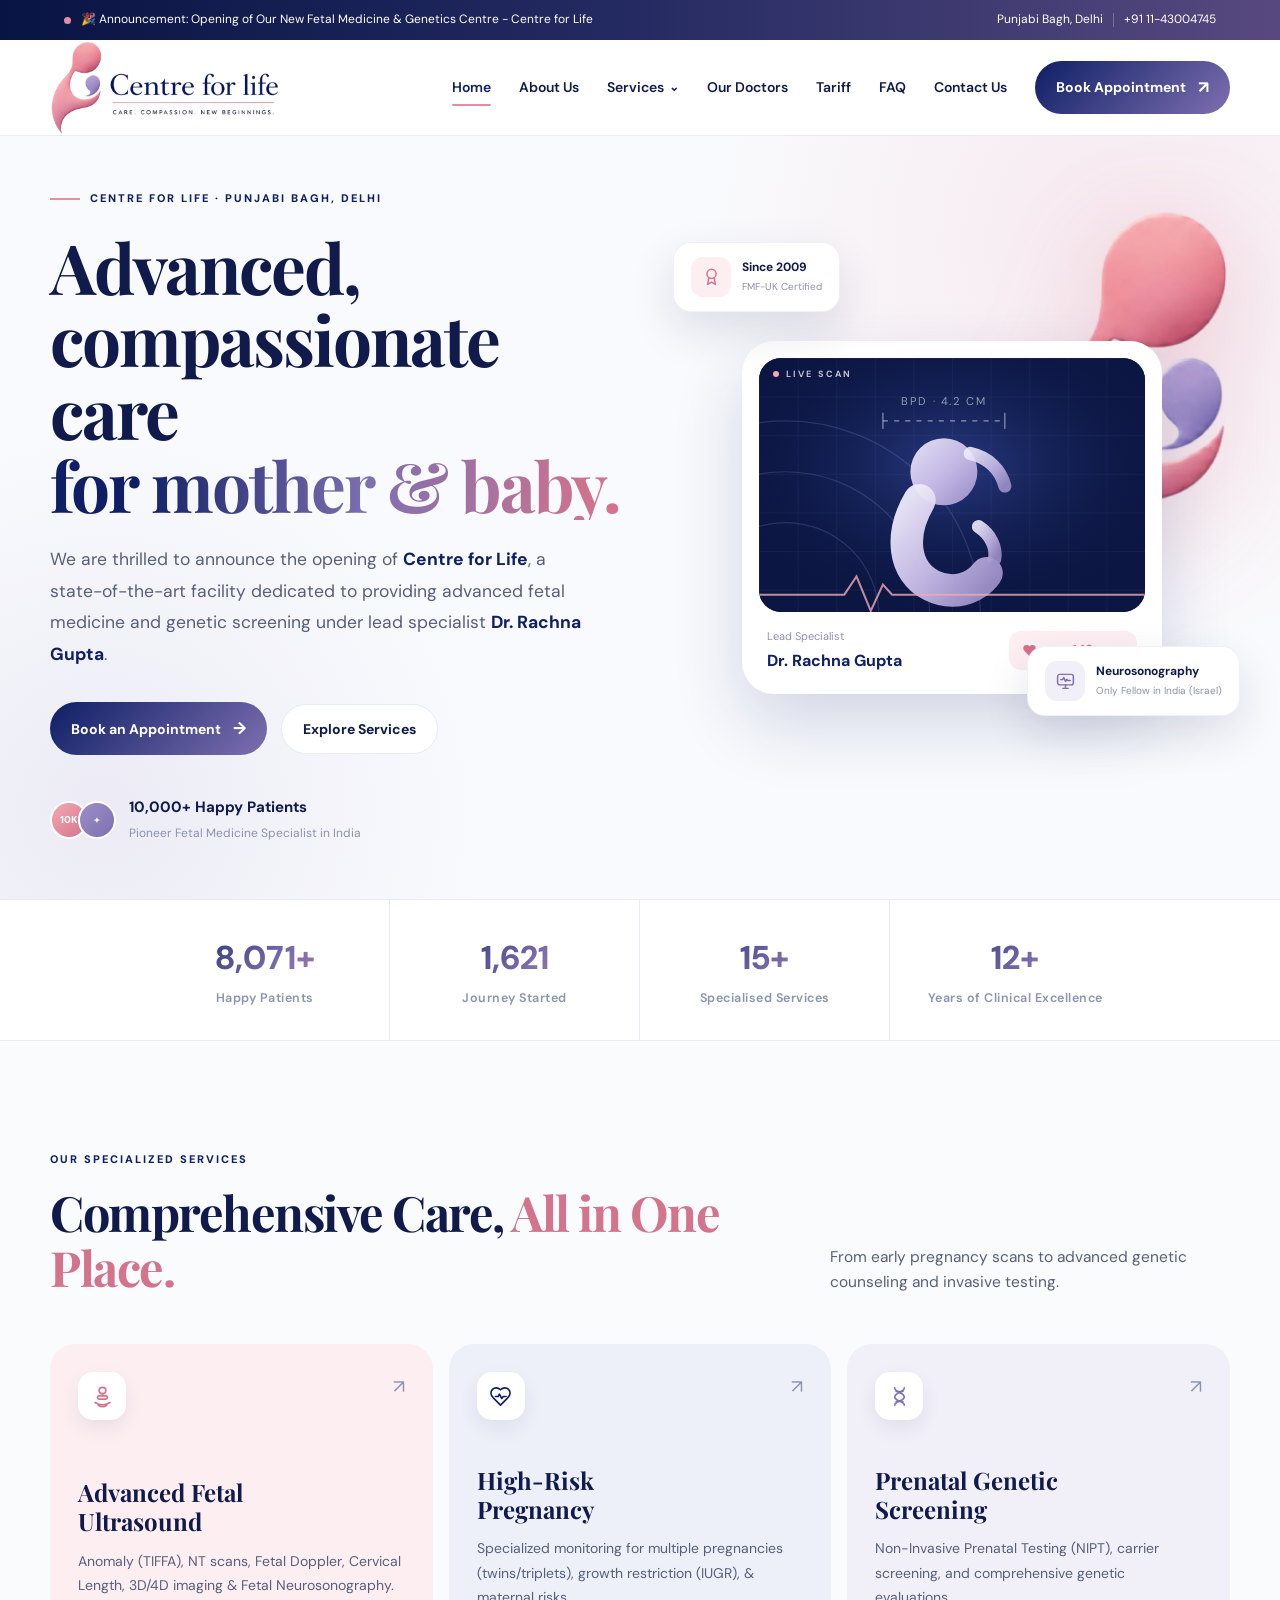
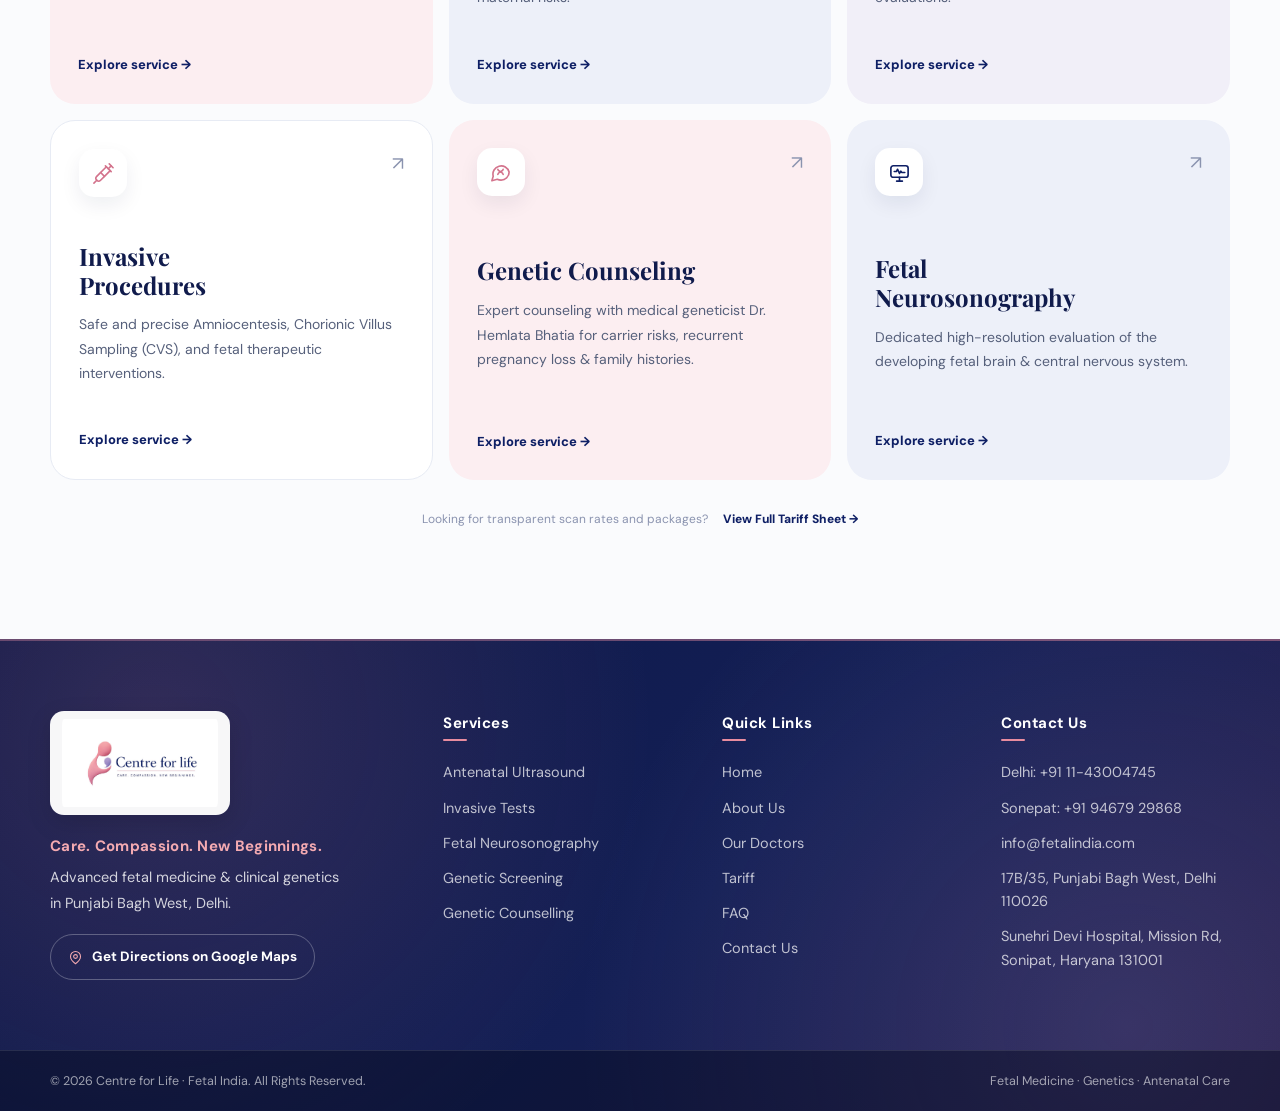
<file: index.html>
﻿<!DOCTYPE html>
<html lang="en">
<head>
    <meta charset="UTF-8">
    <meta name="viewport" content="width=device-width, initial-scale=1.0">
    <meta name="description" content="Centre for Life - Fetal Medicine & Genetics Centre, Punjabi Bagh, Delhi. Lead consultant Dr. Rachna Gupta.">
    <title>Centre for Life | Fetal Medicine & Genetics Centre</title>
    <link rel="preconnect" href="https://fonts.googleapis.com">
    <link rel="preconnect" href="https://fonts.gstatic.com" crossorigin>
    <link href="https://fonts.googleapis.com/css2?family=DM+Sans:wght@400;500;600;700&family=Playfair+Display:wght@500;600;700&display=swap" rel="stylesheet">
    <link rel="stylesheet" href="c2.css?v=11">
</head>
<body>

    <!-- TOP ANNOUNCEMENT BAR -->
    <div class="top-bar">
        <div class="top-left">
            <span class="top-dot"></span>
            🎉 Announcement: Opening of Our New Fetal Medicine & Genetics Centre - Centre for Life
        </div>
        <div class="top-right">
            <span>Punjabi Bagh, Delhi</span>
            <span class="top-divider"></span>
            <a href="tel:+911143004745">+91 11-43004745</a>
        </div>
    </div>

    <!-- NAVBAR -->
    <header class="navbar">
        <div class="nav-container">
            <a href="index.html" class="brand">
                <img src="logo-nav.png" alt="Centre for Life">
            </a>

            <nav class="nav-menu">
                <a href="index.html" class="active">Home</a>
                <a href="about.html">About Us</a>
                <div class="nav-dropdown">
                    <a href="services.html">Services <span>⌄</span></a>
                    <div class="dropdown-menu">
                        <a href="services.html#ultrasound">Antenatal Ultrasound (9 Scans)</a>
                        <a href="services.html#invasive">Invasive Tests (7 Procedures)</a>
                        <a href="services.html#neurosonography">Fetal Neurosonography</a>
                        <a href="services.html#genetics">Prenatal Genetic Screening</a>
                        <a href="services.html#high-risk">High-Risk Pregnancy</a>
                        <a href="services.html#counselling">Genetic Counselling</a>
                    </div>
                </div>
                <a href="doctors.html">Our Doctors</a>
                <a href="tariff.html">Tariff</a>
                <a href="faq.html">FAQ</a>
                <a href="contact.html">Contact Us</a>
            </nav>

            <a href="contact.html#appointment" class="nav-btn">
                Book Appointment <span>↗</span>
            </a>

            <button class="menu-toggle" id="menuToggle" aria-label="Open menu">
                <span></span>
                <span></span>
                <span></span>
            </button>
        </div>
    </header>

    <!-- MOBILE NAV -->
    <div class="mobile-menu" id="mobileMenu">
        <a href="index.html">Home</a>
        <a href="about.html">About Us</a>
        <a href="services.html">Services</a>
        <a href="doctors.html">Our Doctors</a>
        <a href="tariff.html">Tariff</a>
        <a href="faq.html">FAQ</a>
        <a href="contact.html">Contact Us</a>
        <a href="contact.html#appointment" class="mobile-book">Book Appointment</a>
    </div>

    <main>
        <!-- HERO SECTION -->
        <section class="hero" id="home">
            <div class="hero-container">
                <div class="hero-content">
                    <div class="eyebrow">
                        <span class="eyebrow-line"></span>
                        CENTRE FOR LIFE · PUNJABI BAGH, DELHI
                    </div>
                    <h1>
                        Advanced, compassionate care
                        <span>for mother & baby.</span>
                    </h1>
                    <p class="hero-text">
                        We are thrilled to announce the opening of <strong>Centre for Life</strong>, a state-of-the-art facility dedicated to providing advanced fetal medicine and genetic screening under lead specialist <strong>Dr. Rachna Gupta</strong>.
                    </p>
                    <div class="hero-buttons">
                        <a href="contact.html#appointment" class="primary-btn">
                            Book an Appointment <span>→</span>
                        </a>
                        <a href="services.html" class="secondary-btn">
                            Explore Services
                        </a>
                    </div>
                    <div class="hero-trust">
                        <div class="trust-avatars">
                            <span>10K</span>
                            <span>+</span>
                        </div>
                        <div>
                            <strong>10,000+ Happy Patients</strong>
                            <small>Pioneer Fetal Medicine Specialist in India</small>
                        </div>
                    </div>
                </div>

                <div class="hero-visual">
                    <img class="hero-mark" src="logo-mark.png" alt="Centre for Life mother and baby emblem">

                    <div class="scan-card">
                        <div class="scan-screen">
                            <span class="scan-live"><i></i>LIVE SCAN</span>
                            <svg class="scan-art" viewBox="0 0 380 250" aria-hidden="true">
                                <defs>
                                    <radialGradient id="scanGlow" cx="50%" cy="42%" r="62%">
                                        <stop offset="0%" stop-color="#2E3F8C" stop-opacity=".85"/>
                                        <stop offset="100%" stop-color="#0B1642" stop-opacity="0"/>
                                    </radialGradient>
                                    <linearGradient id="babyGrad" x1="0" y1="0" x2="1" y2="1">
                                        <stop offset="0%" stop-color="#EFEAFB"/>
                                        <stop offset="55%" stop-color="#C9BCE9"/>
                                        <stop offset="100%" stop-color="#9C8FC7"/>
                                    </linearGradient>
                                    <pattern id="scanGrid" width="38" height="38" patternUnits="userSpaceOnUse">
                                        <path d="M38 0H0V38" fill="none" stroke="#8FA0E8" stroke-opacity=".12" stroke-width="1"/>
                                    </pattern>
                                </defs>

                                <rect width="380" height="250" fill="#0B1642"/>
                                <rect width="380" height="250" fill="url(#scanGlow)"/>
                                <rect width="380" height="250" fill="url(#scanGrid)"/>

                                <g fill="none" stroke="#8FA0E8" stroke-opacity=".2" stroke-width="1.2">
                                    <circle cx="26" cy="254" r="92"/>
                                    <circle cx="26" cy="254" r="142"/>
                                    <circle cx="26" cy="254" r="192"/>
                                </g>

                                <g>
                                    <circle cx="182" cy="112" r="33" fill="url(#babyGrad)" opacity=".95"/>
                                    <path d="M158 140 C138 174 142 210 170 224 C190 234 212 228 224 212" fill="none" stroke="url(#babyGrad)" stroke-width="32" stroke-linecap="round" opacity=".95"/>
                                    <path d="M208 94 C226 98 238 110 242 126" fill="none" stroke="url(#babyGrad)" stroke-width="13" stroke-linecap="round" opacity=".9"/>
                                    <path d="M216 166 C228 174 234 186 232 198" fill="none" stroke="url(#babyGrad)" stroke-width="13" stroke-linecap="round" opacity=".9"/>
                                </g>

                                <g stroke="#FFFFFF" stroke-opacity=".5" stroke-width="1.2">
                                    <path d="M122 62 H242" stroke-dasharray="5 6"/>
                                    <path d="M122 54v16"/>
                                    <path d="M242 54v16"/>
                                </g>
                                <text x="182" y="46" text-anchor="middle" font-size="11" fill="#FFFFFF" fill-opacity=".55" letter-spacing="1.6">BPD · 4.2 CM</text>

                                <path d="M0 233 H84 l12 -18 14 34 12 -26 9 10 H380" fill="none" stroke="#F0A9B6" stroke-width="2" stroke-opacity=".8"/>
                            </svg>
                            <span class="scan-sweep"></span>
                        </div>

                        <div class="scan-readout">
                            <div>
                                <span>Lead Specialist</span>
                                <strong>Dr. Rachna Gupta</strong>
                            </div>
                            <div class="scan-fhr">
                                <svg viewBox="0 0 24 24" fill="currentColor" aria-hidden="true"><path d="M19 14c1.49-1.46 3-3.21 3-5.5A5.5 5.5 0 0 0 16.5 3c-1.76 0-3 .5-4.5 2-1.5-1.5-2.74-2-4.5-2A5.5 5.5 0 0 0 2 8.5c0 2.3 1.5 4.05 3 5.5l7 7Z"/></svg>
                                FHR <strong>148</strong> bpm
                            </div>
                        </div>
                    </div>

                    <div class="floating-card experience-card">
                        <div class="floating-icon">
                            <svg viewBox="0 0 24 24" fill="none" stroke="currentColor" stroke-width="1.7" stroke-linecap="round" stroke-linejoin="round" aria-hidden="true"><circle cx="12" cy="9" r="5.2"/><path d="M8.9 13.4 7.6 21l4.4-2.6L16.4 21l-1.3-7.6"/></svg>
                        </div>
                        <div>
                            <strong>Since 2009</strong>
                            <span>FMF-UK Certified</span>
                        </div>
                    </div>

                    <div class="floating-card specialist-card">
                        <div class="check-circle">
                            <svg viewBox="0 0 24 24" fill="none" stroke="currentColor" stroke-width="1.7" stroke-linecap="round" stroke-linejoin="round" aria-hidden="true"><rect x="3" y="5" width="18" height="12" rx="2.5"/><path d="M6.5 11h2.2l1.3-2.4 2 4.4 1.4-2.4 1.1 1.4h3"/><path d="M9 21h6"/><path d="M12 17v4"/></svg>
                        </div>
                        <div>
                            <strong>Neurosonography</strong>
                            <span>Only Fellow in India (Israel)</span>
                        </div>
                    </div>
                </div>
            </div>
        </section>

        <!-- STATS STRIP -->
        <section class="stats-section">
            <div class="stats-container">
                <div class="stat-item">
                    <div class="stat-number"><span class="counter" data-target="10000">0</span>+</div>
                    <p>Happy Patients</p>
                </div>
                <div class="stat-item">
                    <div class="stat-number"><span class="counter" data-target="2009">0</span></div>
                    <p>Journey Started</p>
                </div>
                <div class="stat-item">
                    <div class="stat-number"><span class="counter" data-target="18">0</span>+</div>
                    <p>Specialised Services</p>
                </div>
                <div class="stat-item">
                    <div class="stat-number"><span class="counter" data-target="15">0</span>+</div>
                    <p>Years of Clinical Excellence</p>
                </div>
            </div>
        </section>

        <!-- SPECIALIZED SERVICES TEASER -->
        <section class="services section">
            <div class="container">
                <div class="section-heading">
                    <div>
                        <div class="section-tag">OUR SPECIALIZED SERVICES</div>
                        <h2>Comprehensive Care, <span>All in One Place.</span></h2>
                    </div>
                    <p>From early pregnancy scans to advanced genetic counseling and invasive testing.</p>
                </div>

                <div class="services-grid">
                    <article class="service-card pink-card">
                        <div class="service-top">
                            <span class="service-icon"><svg viewBox="0 0 24 24" fill="none" stroke="currentColor" stroke-width="1.7" stroke-linecap="round" stroke-linejoin="round" aria-hidden="true"><rect x="8.5" y="2.5" width="7" height="6.5" rx="3.25"/><path d="M12 9v2.2"/><rect x="6.8" y="11.4" width="10.4" height="3.4" rx="1.7"/><path d="M4.2 18.2q7.8 5 15.6 0"/><path d="M7.8 21.4q4.2 2.6 8.4 0"/></svg></span>
                            <span class="service-arrow">↗</span>
                        </div>
                        <div>
                            <h3>Advanced Fetal Ultrasound</h3>
                            <p>Anomaly (TIFFA), NT scans, Fetal Doppler, Cervical Length, 3D/4D imaging & Fetal Neurosonography.</p>
                        </div>
                        <a href="services.html">Explore service →</a>
                    </article>

                    <article class="service-card navy-card">
                        <div class="service-top">
                            <span class="service-icon"><svg viewBox="0 0 24 24" fill="none" stroke="currentColor" stroke-width="1.7" stroke-linecap="round" stroke-linejoin="round" aria-hidden="true"><path d="M19 14c1.49-1.46 3-3.21 3-5.5A5.5 5.5 0 0 0 16.5 3c-1.76 0-3 .5-4.5 2-1.5-1.5-2.74-2-4.5-2A5.5 5.5 0 0 0 2 8.5c0 2.3 1.5 4.05 3 5.5l7 7Z"/><path d="M6.8 12h2.7l1.4-2.5 2.4 4.6 1.5-2.1h2.9"/></svg></span>
                            <span class="service-arrow">↗</span>
                        </div>
                        <div>
                            <h3>High-Risk Pregnancy</h3>
                            <p>Specialized monitoring for multiple pregnancies (twins/triplets), growth restriction (IUGR), & maternal risks.</p>
                        </div>
                        <a href="services.html">Explore service →</a>
                    </article>

                    <article class="service-card purple-card">
                        <div class="service-top">
                            <span class="service-icon"><svg viewBox="0 0 24 24" fill="none" stroke="currentColor" stroke-width="1.7" stroke-linecap="round" stroke-linejoin="round" aria-hidden="true"><path d="M7 3c0 4.6 10 5.1 10 9.5S7 16.4 7 21"/><path d="M17 3c0 4.6-10 5.1-10 9.5S17 16.4 17 21"/><path d="M8.5 6.8h7"/><path d="M8.5 17.2h7"/></svg></span>
                            <span class="service-arrow">↗</span>
                        </div>
                        <div>
                            <h3>Prenatal Genetic Screening</h3>
                            <p>Non-Invasive Prenatal Testing (NIPT), carrier screening, and comprehensive genetic evaluations.</p>
                        </div>
                        <a href="services.html">Explore service →</a>
                    </article>

                    <article class="service-card soft-card">
                        <div class="service-top">
                            <span class="service-icon"><svg viewBox="0 0 24 24" fill="none" stroke="currentColor" stroke-width="1.7" stroke-linecap="round" stroke-linejoin="round" aria-hidden="true"><path d="m18 2 4 4"/><path d="m17 7 3-3"/><path d="M19 9 8.7 19.3c-1 1-2.5 1-3.4 0l-.6-.6c-1-1-1-2.5 0-3.4L15 5"/><path d="m9 11 4 4"/><path d="m5 19-3 3"/><path d="m14 4 6 6"/></svg></span>
                            <span class="service-arrow">↗</span>
                        </div>
                        <div>
                            <h3>Invasive Procedures</h3>
                            <p>Safe and precise Amniocentesis, Chorionic Villus Sampling (CVS), and fetal therapeutic interventions.</p>
                        </div>
                        <a href="services.html">Explore service →</a>
                    </article>

                    <article class="service-card pink-card">
                        <div class="service-top">
                            <span class="service-icon"><svg viewBox="0 0 24 24" fill="none" stroke="currentColor" stroke-width="1.7" stroke-linecap="round" stroke-linejoin="round" aria-hidden="true"><path d="M21 11.5a8.4 8.4 0 0 1-8.5 8.4 8.9 8.9 0 0 1-3.9-.9L3 20.6l1.4-4.7A8.4 8.4 0 1 1 21 11.5z"/><path d="M9.2 8.6c0 2.4 5.6 3 5.6 5.4"/><path d="M14.8 8.6c0 2.4-5.6 3-5.6 5.4"/></svg></span>
                            <span class="service-arrow">↗</span>
                        </div>
                        <div>
                            <h3>Genetic Counseling</h3>
                            <p>Expert counseling with medical geneticist Dr. Hemlata Bhatia for carrier risks, recurrent pregnancy loss & family histories.</p>
                        </div>
                        <a href="services.html">Explore service →</a>
                    </article>

                    <article class="service-card navy-card">
                        <div class="service-top">
                            <span class="service-icon"><svg viewBox="0 0 24 24" fill="none" stroke="currentColor" stroke-width="1.7" stroke-linecap="round" stroke-linejoin="round" aria-hidden="true"><rect x="3" y="5" width="18" height="12" rx="2.5"/><path d="M6.5 11h2.2l1.3-2.4 2 4.4 1.4-2.4 1.1 1.4h3"/><path d="M9 21h6"/><path d="M12 17v4"/></svg></span>
                            <span class="service-arrow">↗</span>
                        </div>
                        <div>
                            <h3>Fetal Neurosonography</h3>
                            <p>Dedicated high-resolution evaluation of the developing fetal brain & central nervous system.</p>
                        </div>
                        <a href="services.html">Explore service →</a>
                    </article>
                </div>

                <div class="services-bottom">
                    <span>Looking for transparent scan rates and packages?</span>
                    <a href="tariff.html">View Full Tariff Sheet →</a>
                </div>
            </div>
        </section>
    </main>

    <!-- FOOTER -->
    <footer>
        <div class="container footer-grid">
            <div class="footer-brand">
                <img src="logo.png" alt="Centre for Life">
                <p class="footer-tagline"><strong>Care. Compassion. New Beginnings.</strong> Advanced fetal medicine & clinical genetics in Punjabi Bagh West, Delhi.</p>
                <a class="footer-map" href="https://www.google.com/maps/search/?api=1&amp;query=17B%2F35%2C%20Punjabi%20Bagh%20West%2C%20Main%20Rohtak%20Road%2C%20near%20Maharaja%20Agrasen%20Hospital%2C%20Delhi%20110026" target="_blank" rel="noopener">
                    <svg viewBox="0 0 24 24" fill="none" stroke="currentColor" stroke-width="1.7" stroke-linecap="round" stroke-linejoin="round" aria-hidden="true"><path d="M20 10.4c0 5.8-8 11.6-8 11.6s-8-5.8-8-11.6a8 8 0 0 1 16 0z"/><circle cx="12" cy="10.4" r="3"/></svg>
                    Get Directions on Google Maps
                </a>
            </div>
            <div class="footer-links">
                <h4>Services</h4>
                <a href="services.html#ultrasound">Antenatal Ultrasound</a>
                <a href="services.html#invasive">Invasive Tests</a>
                <a href="services.html#neurosonography">Fetal Neurosonography</a>
                <a href="services.html#genetics">Genetic Screening</a>
                <a href="services.html#counselling">Genetic Counselling</a>
            </div>
            <div class="footer-links">
                <h4>Quick Links</h4>
                <a href="index.html">Home</a>
                <a href="about.html">About Us</a>
                <a href="doctors.html">Our Doctors</a>
                <a href="tariff.html">Tariff</a>
                <a href="faq.html">FAQ</a>
                <a href="contact.html">Contact Us</a>
            </div>
            <div class="footer-links">
                <h4>Contact Us</h4>
                <a href="tel:+911143004745">Delhi: +91 11-43004745</a>
                <a href="tel:+919467929868">Sonepat: +91 94679 29868</a>
                <a href="mailto:info@fetalindia.com">info@fetalindia.com</a>
                <a href="contact.html">17B/35, Punjabi Bagh West, Delhi 110026</a>
                <a href="https://www.google.com/maps/search/?api=1&amp;query=Sunehri%20Devi%20Hospital%2C%20Mission%20Rd%2C%20Sonipat%2C%20Haryana%20131001" target="_blank" rel="noopener">Sunehri Devi Hospital, Mission Rd, Sonipat, Haryana 131001</a>
            </div>
        </div>
        <div class="footer-bottom">
            <div class="container">
                <span>© 2026 Centre for Life · Fetal India. All Rights Reserved.</span>
                <span>Fetal Medicine · Genetics · Antenatal Care</span>
            </div>
        </div>
    </footer>

    <button class="back-top" id="backTop">↑</button>
    <script src="c2.js?v=9"></script>
</body>
</html>
</file>
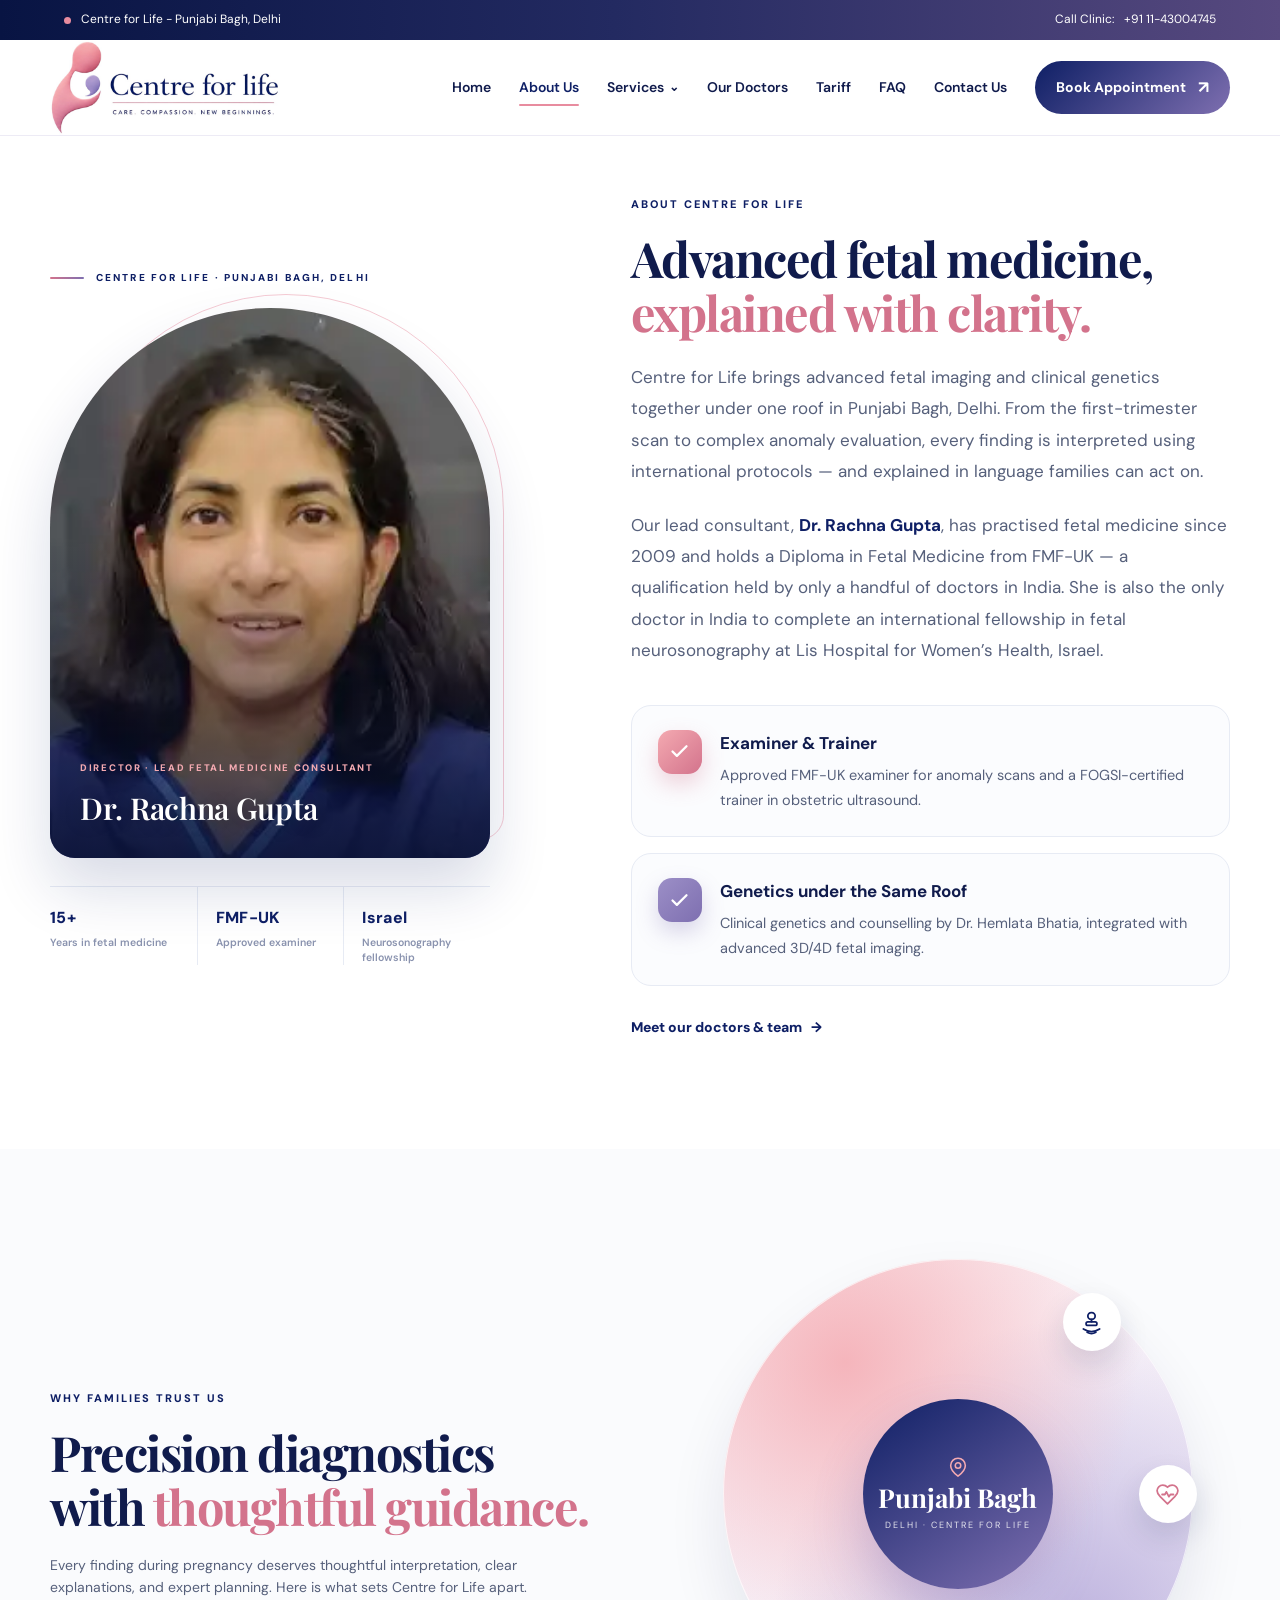
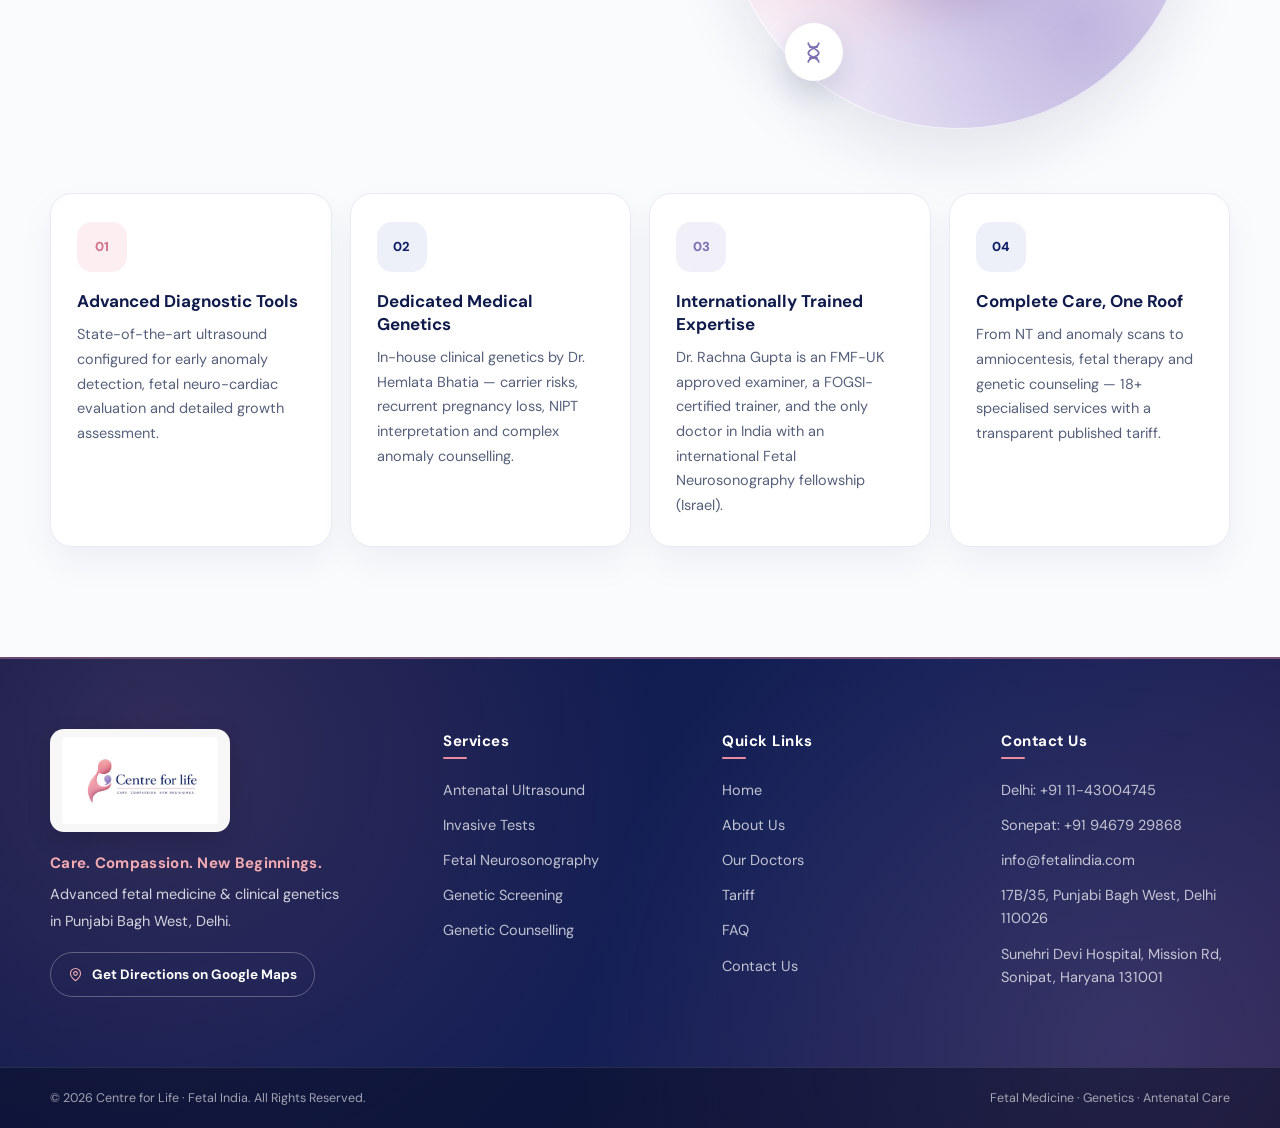
<file: about.html>
﻿<!DOCTYPE html>
<html lang="en">
<head>
    <meta charset="UTF-8">
    <meta name="viewport" content="width=device-width, initial-scale=1.0">
    <meta name="description" content="About Centre for Life - State-of-the-art fetal medicine & genetics centre in Punjabi Bagh, Delhi.">
    <title>About Us | Centre for Life</title>
    <link rel="preconnect" href="https://fonts.googleapis.com">
    <link rel="preconnect" href="https://fonts.gstatic.com" crossorigin>
    <link href="https://fonts.googleapis.com/css2?family=DM+Sans:wght@400;500;600;700&family=Playfair+Display:wght@500;600;700&display=swap" rel="stylesheet">
    <link rel="stylesheet" href="c2.css?v=11">
</head>
<body>
    <div class="top-bar">
        <div class="top-left">
            <span class="top-dot"></span>
            Centre for Life - Punjabi Bagh, Delhi
        </div>
        <div class="top-right">
            <span>Call Clinic:</span>
            <a href="tel:+911143004745">+91 11-43004745</a>
        </div>
    </div>

    <header class="navbar">
        <div class="nav-container">
            <a href="index.html" class="brand"><img src="logo-nav.png" alt="Centre for Life"></a>
            <nav class="nav-menu">
                <a href="index.html">Home</a>
                <a href="about.html" class="active">About Us</a>
                <div class="nav-dropdown">
                    <a href="services.html">Services <span>⌄</span></a>
                    <div class="dropdown-menu">
                        <a href="services.html#ultrasound">Antenatal Ultrasound (9 Scans)</a>
                        <a href="services.html#invasive">Invasive Tests (7 Procedures)</a>
                        <a href="services.html#neurosonography">Fetal Neurosonography</a>
                        <a href="services.html#genetics">Prenatal Genetic Screening</a>
                        <a href="services.html#high-risk">High-Risk Pregnancy</a>
                        <a href="services.html#counselling">Genetic Counselling</a>
                    </div>
                </div>
                <a href="doctors.html">Our Doctors</a>
                <a href="tariff.html">Tariff</a>
                <a href="faq.html">FAQ</a>
                <a href="contact.html">Contact Us</a>
            </nav>
            <a href="contact.html#appointment" class="nav-btn">Book Appointment <span>↗</span></a>
            <button class="menu-toggle" id="menuToggle" aria-label="Open menu">
                <span></span><span></span><span></span>
            </button>
        </div>
    </header>

    <div class="mobile-menu" id="mobileMenu">
        <a href="index.html">Home</a>
        <a href="about.html">About Us</a>
        <a href="services.html">Services</a>
        <a href="doctors.html">Our Doctors</a>
        <a href="tariff.html">Tariff</a>
        <a href="faq.html">FAQ</a>
        <a href="contact.html">Contact Us</a>
        <a href="contact.html#appointment" class="mobile-book">Book Appointment</a>
    </div>

    <main>
        <section class="about section" style="padding-top: 60px;">
            <div class="container about-grid">
                <div class="about-visual">
                    <p class="about-kicker"><span aria-hidden="true"></span>Centre for Life · Punjabi Bagh, Delhi</p>
                    <figure class="about-portrait">
                        <div class="about-portrait-media">
                            <img src="rg.webp" alt="Dr. Rachna Gupta, Director and Lead Fetal Medicine Consultant at Centre for Life">
                        </div>
                        <figcaption class="about-portrait-caption">
                            <span>Director · Lead Fetal Medicine Consultant</span>
                            <strong>Dr. Rachna Gupta</strong>
                        </figcaption>
                    </figure>
                    <div class="about-credential-rail" aria-label="Consultant credentials">
                        <div>
                            <strong>15+</strong>
                            <span>Years in fetal medicine</span>
                        </div>
                        <div>
                            <strong>FMF-UK</strong>
                            <span>Approved examiner</span>
                        </div>
                        <div>
                            <strong>Israel</strong>
                            <span>Neurosonography fellowship</span>
                        </div>
                    </div>
                </div>

                <div class="about-content">
                    <div class="section-tag">ABOUT CENTRE FOR LIFE</div>
                    <h2>Advanced fetal medicine, <span>explained with clarity.</span></h2>
                    <p>
                        Centre for Life brings advanced fetal imaging and clinical genetics together under one roof in Punjabi Bagh, Delhi. From the first-trimester scan to complex anomaly evaluation, every finding is interpreted using international protocols — and explained in language families can act on.
                    </p>
                    <p>
                        Our lead consultant, <strong>Dr. Rachna Gupta</strong>, has practised fetal medicine since 2009 and holds a Diploma in Fetal Medicine from FMF-UK — a qualification held by only a handful of doctors in India. She is also the only doctor in India to complete an international fellowship in fetal neurosonography at Lis Hospital for Women’s Health, Israel.
                    </p>

                    <div class="about-points">
                        <div class="about-point">
                            <span><svg viewBox="0 0 24 24" fill="none" stroke="currentColor" stroke-width="2.6" stroke-linecap="round" stroke-linejoin="round" aria-hidden="true"><path d="M20 6 9 17l-5-5"/></svg></span>
                            <div>
                                <strong>Examiner &amp; Trainer</strong>
                                <p>Approved FMF-UK examiner for anomaly scans and a FOGSI-certified trainer in obstetric ultrasound.</p>
                            </div>
                        </div>
                        <div class="about-point">
                            <span><svg viewBox="0 0 24 24" fill="none" stroke="currentColor" stroke-width="2.6" stroke-linecap="round" stroke-linejoin="round" aria-hidden="true"><path d="M20 6 9 17l-5-5"/></svg></span>
                            <div>
                                <strong>Genetics under the Same Roof</strong>
                                <p>Clinical genetics and counselling by Dr. Hemlata Bhatia, integrated with advanced 3D/4D fetal imaging.</p>
                            </div>
                        </div>
                    </div>

                    <a href="doctors.html" class="text-link">Meet our doctors & team <span>→</span></a>
                </div>
            </div>
        </section>

        <!-- WHY SECTION -->
        <section class="why section">
            <div class="container why-grid">
                <div class="why-content">
                    <div class="section-tag">WHY FAMILIES TRUST US</div>
                    <h2>Precision diagnostics with <span>thoughtful guidance.</span></h2>
                    <p>Every finding during pregnancy deserves thoughtful interpretation, clear explanations, and expert planning. Here is what sets Centre for Life apart.</p>
                </div>

                <div class="why-visual">
                    <div class="orbit orbit-one"></div>

                    <div class="orbit-chip chip-scan" title="Fetal Ultrasound">
                        <svg viewBox="0 0 24 24" fill="none" stroke="currentColor" stroke-width="1.7" stroke-linecap="round" stroke-linejoin="round" aria-hidden="true"><rect x="8.5" y="2.5" width="7" height="6.5" rx="3.25"/><path d="M12 9v2.2"/><rect x="6.8" y="11.4" width="10.4" height="3.4" rx="1.7"/><path d="M4.2 18.2q7.8 5 15.6 0"/><path d="M7.8 21.4q4.2 2.6 8.4 0"/></svg>
                    </div>
                    <div class="orbit-chip chip-dna" title="Genetic Screening">
                        <svg viewBox="0 0 24 24" fill="none" stroke="currentColor" stroke-width="1.7" stroke-linecap="round" stroke-linejoin="round" aria-hidden="true"><path d="M7 3c0 4.6 10 5.1 10 9.5S7 16.4 7 21"/><path d="M17 3c0 4.6-10 5.1-10 9.5S17 16.4 17 21"/><path d="M8.5 6.8h7"/><path d="M8.5 17.2h7"/></svg>
                    </div>
                    <div class="orbit-chip chip-heart" title="Mother & Baby Care">
                        <svg viewBox="0 0 24 24" fill="none" stroke="currentColor" stroke-width="1.7" stroke-linecap="round" stroke-linejoin="round" aria-hidden="true"><path d="M19 14c1.49-1.46 3-3.21 3-5.5A5.5 5.5 0 0 0 16.5 3c-1.76 0-3 .5-4.5 2-1.5-1.5-2.74-2-4.5-2A5.5 5.5 0 0 0 2 8.5c0 2.3 1.5 4.05 3 5.5l7 7Z"/><path d="M6.8 12h2.7l1.4-2.5 2.4 4.6 1.5-2.1h2.9"/></svg>
                    </div>

                    <div class="why-center">
                        <svg viewBox="0 0 24 24" fill="none" stroke="currentColor" stroke-width="1.7" stroke-linecap="round" stroke-linejoin="round" aria-hidden="true"><path d="M20 10.4c0 5.8-8 11.6-8 11.6s-8-5.8-8-11.6a8 8 0 0 1 16 0z"/><circle cx="12" cy="10.4" r="3"/></svg>
                        <strong>Punjabi Bagh</strong>
                        <span>DELHI · CENTRE FOR LIFE</span>
                    </div>
                </div>
            </div>

            <div class="container">
                <div class="why-list">
                    <article class="why-item">
                        <div class="why-icon">01</div>
                        <h3>Advanced Diagnostic Tools</h3>
                        <p>State-of-the-art ultrasound configured for early anomaly detection, fetal neuro-cardiac evaluation and detailed growth assessment.</p>
                    </article>
                    <article class="why-item">
                        <div class="why-icon">02</div>
                        <h3>Dedicated Medical Genetics</h3>
                        <p>In-house clinical genetics by Dr. Hemlata Bhatia — carrier risks, recurrent pregnancy loss, NIPT interpretation and complex anomaly counselling.</p>
                    </article>
                    <article class="why-item">
                        <div class="why-icon">03</div>
                        <h3>Internationally Trained Expertise</h3>
                        <p>Dr. Rachna Gupta is an FMF-UK approved examiner, a FOGSI-certified trainer, and the only doctor in India with an international Fetal Neurosonography fellowship (Israel).</p>
                    </article>
                    <article class="why-item">
                        <div class="why-icon">04</div>
                        <h3>Complete Care, One Roof</h3>
                        <p>From NT and anomaly scans to amniocentesis, fetal therapy and genetic counseling — 18+ specialised services with a transparent published tariff.</p>
                    </article>
                </div>
            </div>
        </section>
    </main>

    <footer>
        <div class="container footer-grid">
            <div class="footer-brand">
                <img src="logo.png" alt="Centre for Life">
                <p class="footer-tagline"><strong>Care. Compassion. New Beginnings.</strong> Advanced fetal medicine & clinical genetics in Punjabi Bagh West, Delhi.</p>
                <a class="footer-map" href="https://www.google.com/maps/search/?api=1&amp;query=17B%2F35%2C%20Punjabi%20Bagh%20West%2C%20Main%20Rohtak%20Road%2C%20near%20Maharaja%20Agrasen%20Hospital%2C%20Delhi%20110026" target="_blank" rel="noopener">
                    <svg viewBox="0 0 24 24" fill="none" stroke="currentColor" stroke-width="1.7" stroke-linecap="round" stroke-linejoin="round" aria-hidden="true"><path d="M20 10.4c0 5.8-8 11.6-8 11.6s-8-5.8-8-11.6a8 8 0 0 1 16 0z"/><circle cx="12" cy="10.4" r="3"/></svg>
                    Get Directions on Google Maps
                </a>
            </div>
            <div class="footer-links">
                <h4>Services</h4>
                <a href="services.html#ultrasound">Antenatal Ultrasound</a>
                <a href="services.html#invasive">Invasive Tests</a>
                <a href="services.html#neurosonography">Fetal Neurosonography</a>
                <a href="services.html#genetics">Genetic Screening</a>
                <a href="services.html#counselling">Genetic Counselling</a>
            </div>
            <div class="footer-links">
                <h4>Quick Links</h4>
                <a href="index.html">Home</a>
                <a href="about.html">About Us</a>
                <a href="doctors.html">Our Doctors</a>
                <a href="tariff.html">Tariff</a>
                <a href="faq.html">FAQ</a>
                <a href="contact.html">Contact Us</a>
            </div>
            <div class="footer-links">
                <h4>Contact Us</h4>
                <a href="tel:+911143004745">Delhi: +91 11-43004745</a>
                <a href="tel:+919467929868">Sonepat: +91 94679 29868</a>
                <a href="mailto:info@fetalindia.com">info@fetalindia.com</a>
                <a href="contact.html">17B/35, Punjabi Bagh West, Delhi 110026</a>
                <a href="https://www.google.com/maps/search/?api=1&amp;query=Sunehri%20Devi%20Hospital%2C%20Mission%20Rd%2C%20Sonipat%2C%20Haryana%20131001" target="_blank" rel="noopener">Sunehri Devi Hospital, Mission Rd, Sonipat, Haryana 131001</a>
            </div>
        </div>
        <div class="footer-bottom">
            <div class="container">
                <span>© 2026 Centre for Life · Fetal India. All Rights Reserved.</span>
                <span>Fetal Medicine · Genetics · Antenatal Care</span>
            </div>
        </div>
    </footer>
    <button class="back-top" id="backTop">↑</button>
    <script src="c2.js?v=9"></script>
</body>
</html>
</file>
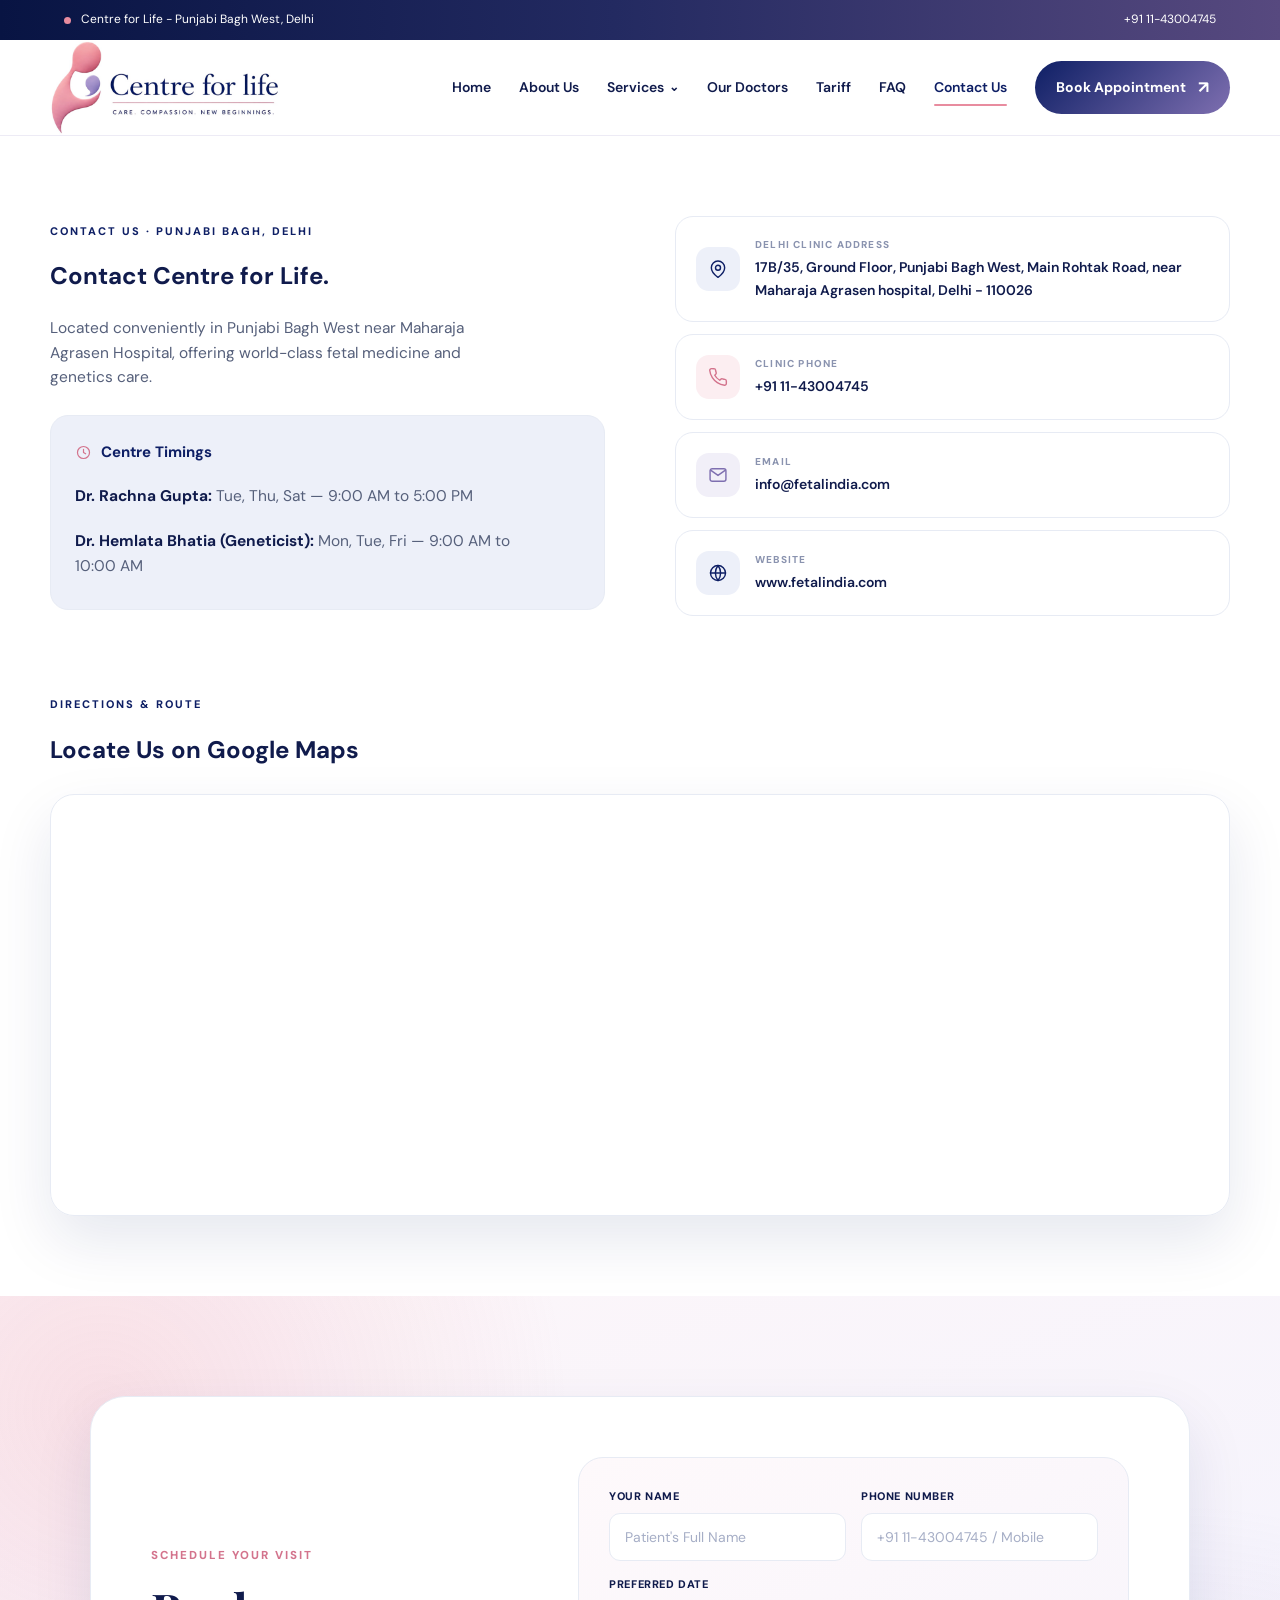
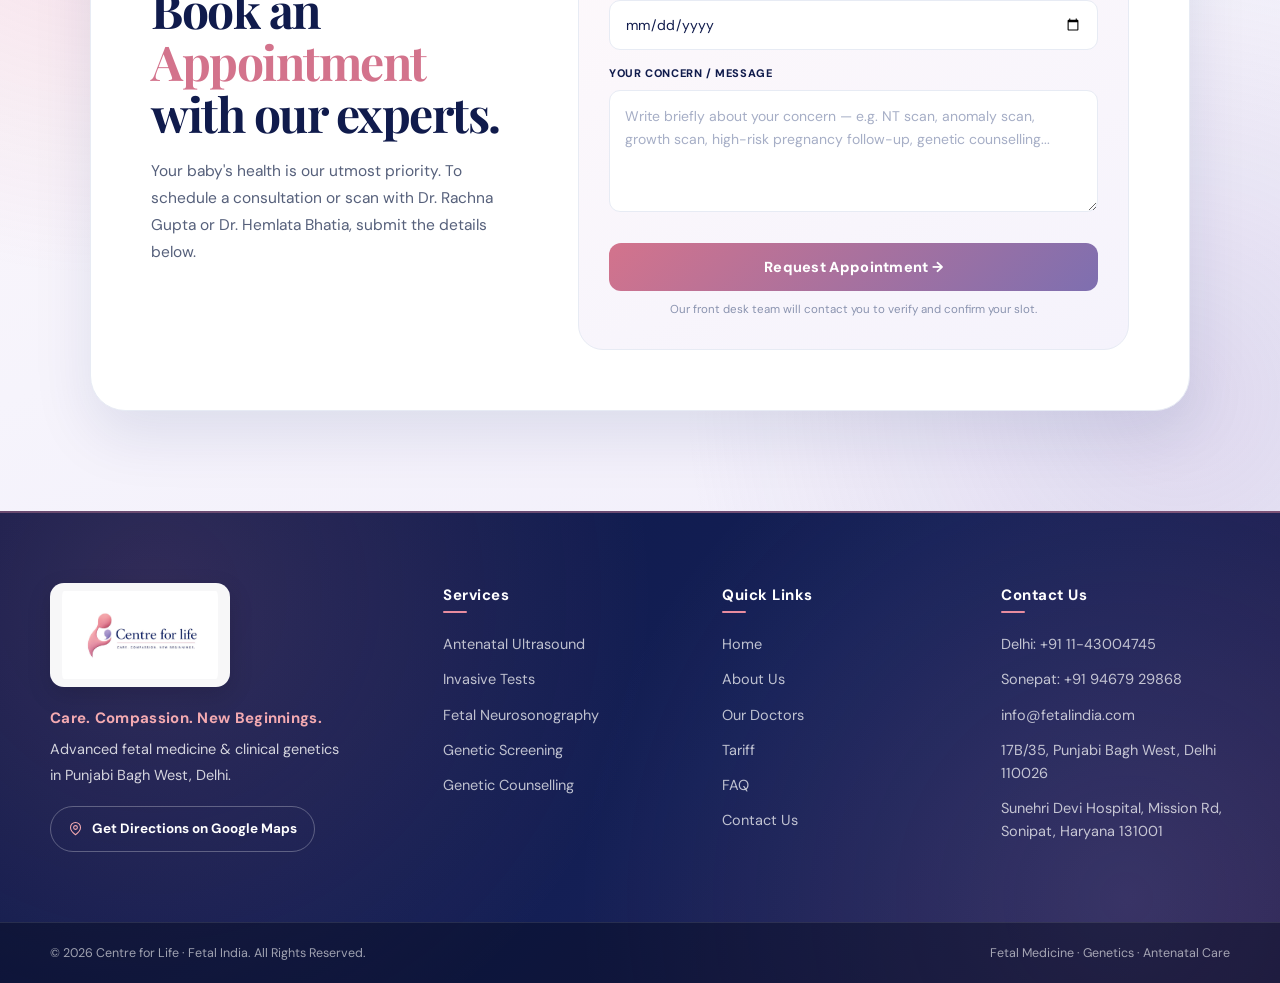
<file: contact.html>
﻿<!DOCTYPE html>
<html lang="en">
<head>
    <meta charset="UTF-8">
    <meta name="viewport" content="width=device-width, initial-scale=1.0">
    <meta name="description" content="Contact Centre for Life, Punjabi Bagh, Delhi. Book an appointment with Dr. Rachna Gupta and Dr. Hemlata Bhatia.">
    <title>Contact Us & Book Appointment | Centre for Life</title>
    <link rel="preconnect" href="https://fonts.googleapis.com">
    <link rel="preconnect" href="https://fonts.gstatic.com" crossorigin>
    <link href="https://fonts.googleapis.com/css2?family=DM+Sans:wght@400;500;600;700&family=Playfair+Display:wght@500;600;700&display=swap" rel="stylesheet">
    <link rel="stylesheet" href="c2.css?v=11">
</head>
<body>
    <div class="top-bar">
        <div class="top-left"><span class="top-dot"></span> Centre for Life - Punjabi Bagh West, Delhi</div>
        <div class="top-right"><a href="tel:+911143004745">+91 11-43004745</a></div>
    </div>

    <header class="navbar">
        <div class="nav-container">
            <a href="index.html" class="brand"><img src="logo-nav.png" alt="Centre for Life"></a>
            <nav class="nav-menu">
                <a href="index.html">Home</a>
                <a href="about.html">About Us</a>
                <div class="nav-dropdown">
                    <a href="services.html">Services <span>⌄</span></a>
                    <div class="dropdown-menu">
                        <a href="services.html#ultrasound">Antenatal Ultrasound (9 Scans)</a>
                        <a href="services.html#invasive">Invasive Tests (7 Procedures)</a>
                        <a href="services.html#neurosonography">Fetal Neurosonography</a>
                        <a href="services.html#genetics">Prenatal Genetic Screening</a>
                        <a href="services.html#high-risk">High-Risk Pregnancy</a>
                        <a href="services.html#counselling">Genetic Counselling</a>
                    </div>
                </div>
                <a href="doctors.html">Our Doctors</a>
                <a href="tariff.html">Tariff</a>
                <a href="faq.html">FAQ</a>
                <a href="contact.html" class="active">Contact Us</a>
            </nav>
            <a href="#appointment" class="nav-btn">Book Appointment <span>↗</span></a>
            <button class="menu-toggle" id="menuToggle"><span></span><span></span><span></span></button>
        </div>
    </header>

    <div class="mobile-menu" id="mobileMenu">
        <a href="index.html">Home</a>
        <a href="about.html">About Us</a>
        <a href="services.html">Services</a>
        <a href="doctors.html">Our Doctors</a>
        <a href="tariff.html">Tariff</a>
        <a href="faq.html">FAQ</a>
        <a href="contact.html">Contact Us</a>
    </div>

    <main>
        <!-- CONTACT INFORMATION & TIMINGS -->
        <section class="contact-section">
            <div class="container contact-grid">
                <div>
                    <div class="section-tag">CONTACT US · PUNJABI BAGH, DELHI</div>
                    <h2>Contact <span>Centre for Life.</span></h2>
                    <p>
                        Located conveniently in Punjabi Bagh West near Maharaja Agrasen Hospital, offering world-class fetal medicine and genetics care.
                    </p>

                    <div class="timings-card">
                        <h4><svg viewBox="0 0 24 24" fill="none" stroke="currentColor" stroke-width="1.7" stroke-linecap="round" stroke-linejoin="round" aria-hidden="true"><circle cx="12" cy="12" r="8.5"/><path d="M12 7.5V12l3 1.8"/></svg> Centre Timings</h4>
                        <p><strong>Dr. Rachna Gupta:</strong> Tue, Thu, Sat — 9:00 AM to 5:00 PM</p>
                        <p><strong>Dr. Hemlata Bhatia (Geneticist):</strong> Mon, Tue, Fri — 9:00 AM to 10:00 AM</p>
                    </div>
                </div>

                <div class="contact-details">
                    <div class="contact-box">
                        <span class="contact-icon"><svg viewBox="0 0 24 24" fill="none" stroke="currentColor" stroke-width="1.7" stroke-linecap="round" stroke-linejoin="round" aria-hidden="true"><path d="M20 10.4c0 5.8-8 11.6-8 11.6s-8-5.8-8-11.6a8 8 0 0 1 16 0z"/><circle cx="12" cy="10.4" r="3"/></svg></span>
                        <div>
                            <small>DELHI CLINIC ADDRESS</small>
                            <p>17B/35, Ground Floor, Punjabi Bagh West, Main Rohtak Road, near Maharaja Agrasen hospital, Delhi - 110026</p>
                        </div>
                    </div>

                    <div class="contact-box">
                        <span class="contact-icon is-pink"><svg viewBox="0 0 24 24" fill="none" stroke="currentColor" stroke-width="1.7" stroke-linecap="round" stroke-linejoin="round" aria-hidden="true"><path d="M22 16.9v3a2 2 0 0 1-2.2 2 19.8 19.8 0 0 1-8.6-3.1 19.5 19.5 0 0 1-6-6A19.8 19.8 0 0 1 2.1 4.2 2 2 0 0 1 4.1 2h3a2 2 0 0 1 2 1.7c.1 1 .4 2 .7 2.9a2 2 0 0 1-.5 2.1L8.1 9.9a16 16 0 0 0 6 6l1.2-1.2a2 2 0 0 1 2.1-.5c.9.3 1.9.6 2.9.7a2 2 0 0 1 1.7 2z"/></svg></span>
                        <div>
                            <small>CLINIC PHONE</small>
                            <a href="tel:+911143004745">+91 11-43004745</a>
                        </div>
                    </div>

                    <div class="contact-box">
                        <span class="contact-icon is-purple"><svg viewBox="0 0 24 24" fill="none" stroke="currentColor" stroke-width="1.7" stroke-linecap="round" stroke-linejoin="round" aria-hidden="true"><rect x="2.5" y="4.5" width="19" height="15" rx="2.5"/><path d="m3.5 6.5 8.5 6 8.5-6"/></svg></span>
                        <div>
                            <small>EMAIL</small>
                            <a href="mailto:info@fetalindia.com">info@fetalindia.com</a>
                        </div>
                    </div>

                    <div class="contact-box">
                        <span class="contact-icon"><svg viewBox="0 0 24 24" fill="none" stroke="currentColor" stroke-width="1.7" stroke-linecap="round" stroke-linejoin="round" aria-hidden="true"><circle cx="12" cy="12" r="9"/><path d="M3 12h18"/><path d="M12 3a14.5 14.5 0 0 1 0 18 14.5 14.5 0 0 1 0-18z"/></svg></span>
                        <div>
                            <small>WEBSITE</small>
                            <a href="https://www.fetalindia.com/" target="_blank">www.fetalindia.com</a>
                        </div>
                    </div>
                </div>
            </div>
        </section>

        <!-- EMBEDDED GOOGLE MAP -->
        <section class="map-section">
            <div class="container">
                <div class="section-heading" style="margin-bottom: 25px;">
                    <div>
                        <div class="section-tag">DIRECTIONS & ROUTE</div>
                        <h2>Locate Us on <span>Google Maps</span></h2>
                    </div>
                </div>
                <div class="map-wrapper">
                    <iframe src="https://maps.google.com/maps?q=17B%2F35%2C%20Punjabi%20Bagh%20West%2C%20Main%20Rohtak%20Road%2C%20near%20Maharaja%20Agrasen%20hospital%2C%20Delhi%20110026&t=&z=15&ie=UTF8&iwloc=&output=embed"
                            width="100%"
                            height="420"
                            style="border:0;"
                            allowfullscreen=""
                            loading="lazy"
                            referrerpolicy="no-referrer-when-downgrade">
                    </iframe>
                </div>
            </div>
        </section>

        <!-- BOOKING APPOINTMENT FORM -->
        <section class="appointment section" id="appointment">
            <div class="appointment-container">
                <div class="appointment-copy">
                    <span class="appointment-tag">SCHEDULE YOUR VISIT</span>
                    <h2>Book an <em>Appointment</em> with our experts.</h2>
                    <p>Your baby's health is our utmost priority. To schedule a consultation or scan with Dr. Rachna Gupta or Dr. Hemlata Bhatia, submit the details below.</p>
                </div>

                <form class="appointment-form" id="appointmentForm">
                    <div class="form-row">
                        <div class="input-group">
                            <label>Your Name</label>
                            <input type="text" placeholder="Patient's Full Name" required>
                        </div>
                        <div class="input-group">
                            <label>Phone Number</label>
                            <input type="tel" placeholder="+91 11-43004745 / Mobile" required>
                        </div>
                    </div>

                    <div class="input-group form-block">
                        <label>Preferred Date</label>
                        <input type="date" required>
                    </div>

                    <div class="input-group form-block">
                        <label>Your Concern / Message</label>
                        <textarea rows="4" placeholder="Write briefly about your concern — e.g. NT scan, anomaly scan, growth scan, high-risk pregnancy follow-up, genetic counselling..."></textarea>
                    </div>

                    <button type="submit" class="form-btn">
                        Request Appointment <span>→</span>
                    </button>
                    <small class="form-note">Our front desk team will contact you to verify and confirm your slot.</small>
                </form>
            </div>
        </section>
    </main>

    <footer>
        <div class="container footer-grid">
            <div class="footer-brand">
                <img src="logo.png" alt="Centre for Life">
                <p class="footer-tagline"><strong>Care. Compassion. New Beginnings.</strong> Advanced fetal medicine & clinical genetics in Punjabi Bagh West, Delhi.</p>
                <a class="footer-map" href="https://www.google.com/maps/search/?api=1&amp;query=17B%2F35%2C%20Punjabi%20Bagh%20West%2C%20Main%20Rohtak%20Road%2C%20near%20Maharaja%20Agrasen%20Hospital%2C%20Delhi%20110026" target="_blank" rel="noopener">
                    <svg viewBox="0 0 24 24" fill="none" stroke="currentColor" stroke-width="1.7" stroke-linecap="round" stroke-linejoin="round" aria-hidden="true"><path d="M20 10.4c0 5.8-8 11.6-8 11.6s-8-5.8-8-11.6a8 8 0 0 1 16 0z"/><circle cx="12" cy="10.4" r="3"/></svg>
                    Get Directions on Google Maps
                </a>
            </div>
            <div class="footer-links">
                <h4>Services</h4>
                <a href="services.html#ultrasound">Antenatal Ultrasound</a>
                <a href="services.html#invasive">Invasive Tests</a>
                <a href="services.html#neurosonography">Fetal Neurosonography</a>
                <a href="services.html#genetics">Genetic Screening</a>
                <a href="services.html#counselling">Genetic Counselling</a>
            </div>
            <div class="footer-links">
                <h4>Quick Links</h4>
                <a href="index.html">Home</a>
                <a href="about.html">About Us</a>
                <a href="doctors.html">Our Doctors</a>
                <a href="tariff.html">Tariff</a>
                <a href="faq.html">FAQ</a>
                <a href="contact.html">Contact Us</a>
            </div>
            <div class="footer-links">
                <h4>Contact Us</h4>
                <a href="tel:+911143004745">Delhi: +91 11-43004745</a>
                <a href="tel:+919467929868">Sonepat: +91 94679 29868</a>
                <a href="mailto:info@fetalindia.com">info@fetalindia.com</a>
                <a href="contact.html">17B/35, Punjabi Bagh West, Delhi 110026</a>
                <a href="https://www.google.com/maps/search/?api=1&amp;query=Sunehri%20Devi%20Hospital%2C%20Mission%20Rd%2C%20Sonipat%2C%20Haryana%20131001" target="_blank" rel="noopener">Sunehri Devi Hospital, Mission Rd, Sonipat, Haryana 131001</a>
            </div>
        </div>
        <div class="footer-bottom">
            <div class="container">
                <span>© 2026 Centre for Life · Fetal India. All Rights Reserved.</span>
                <span>Fetal Medicine · Genetics · Antenatal Care</span>
            </div>
        </div>
    </footer>
    <button class="back-top" id="backTop">↑</button>
    <script src="c2.js?v=9"></script>
</body>
</html>
</file>
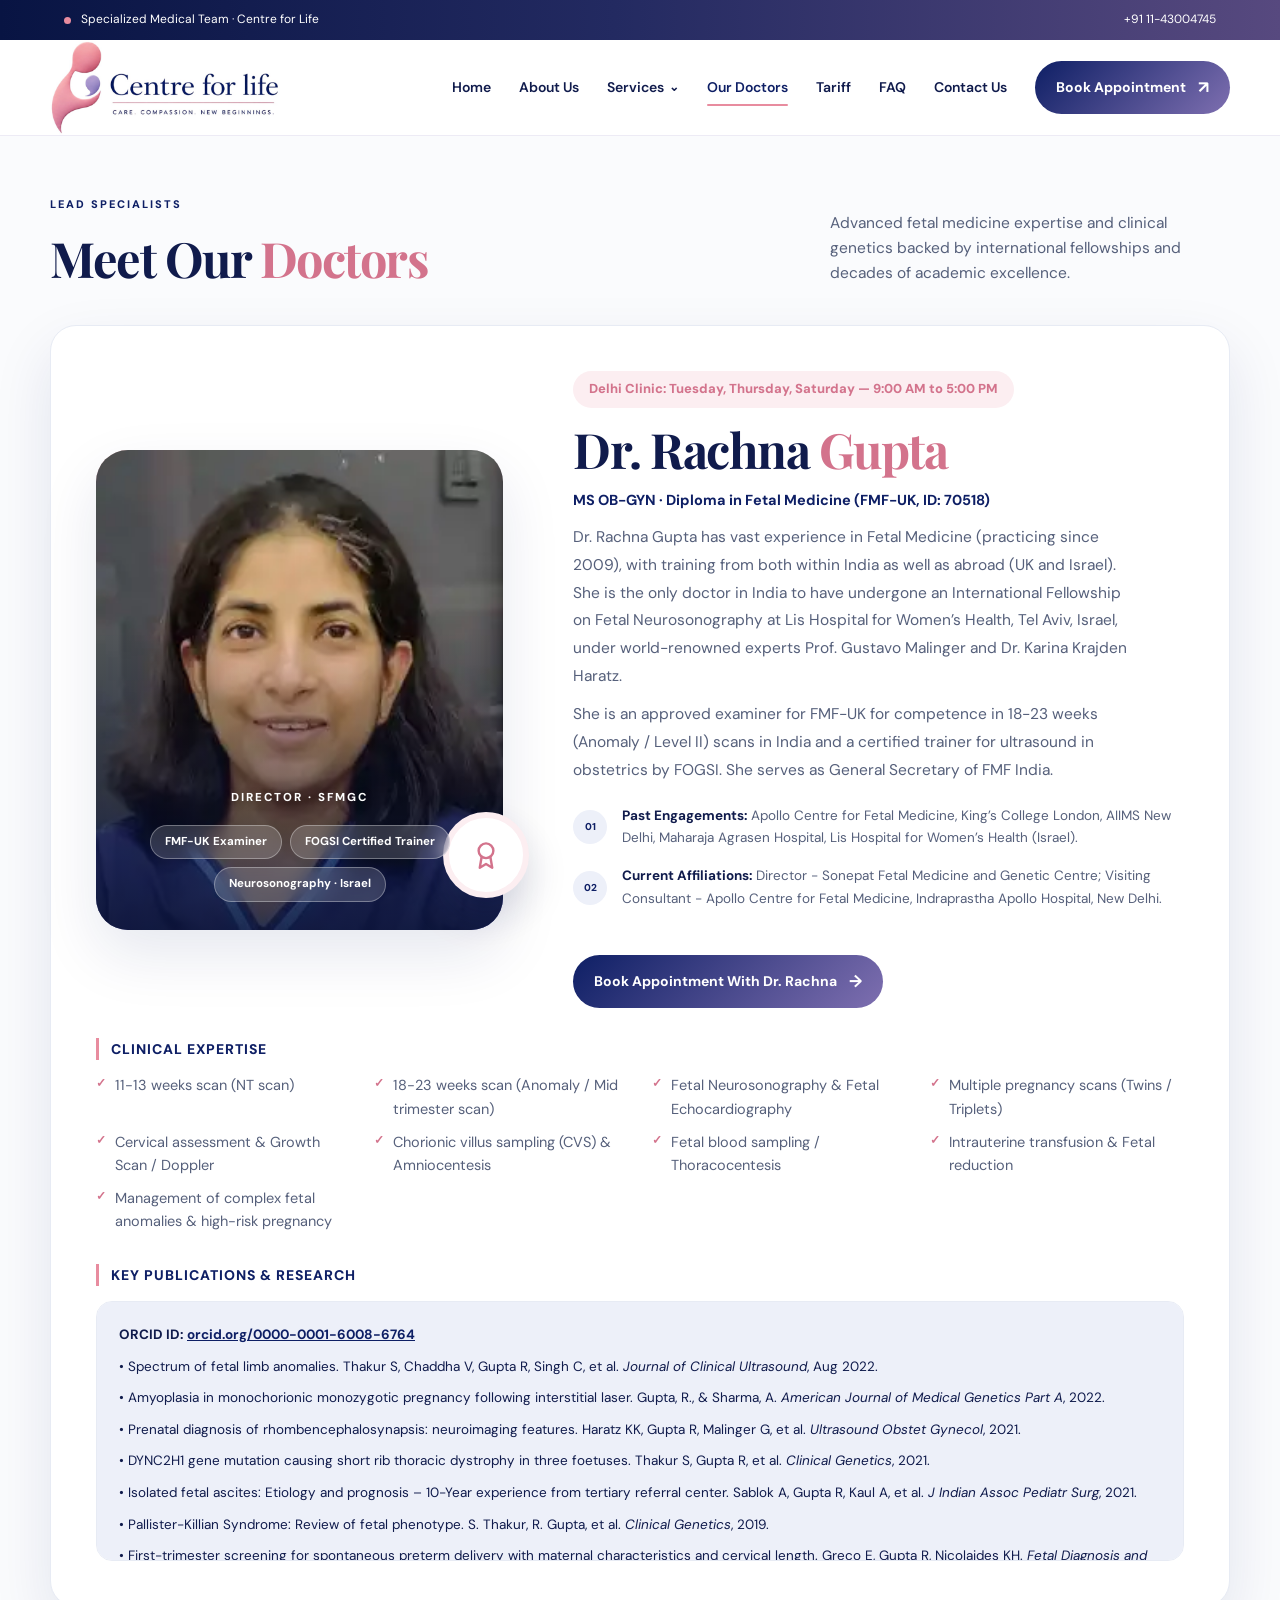
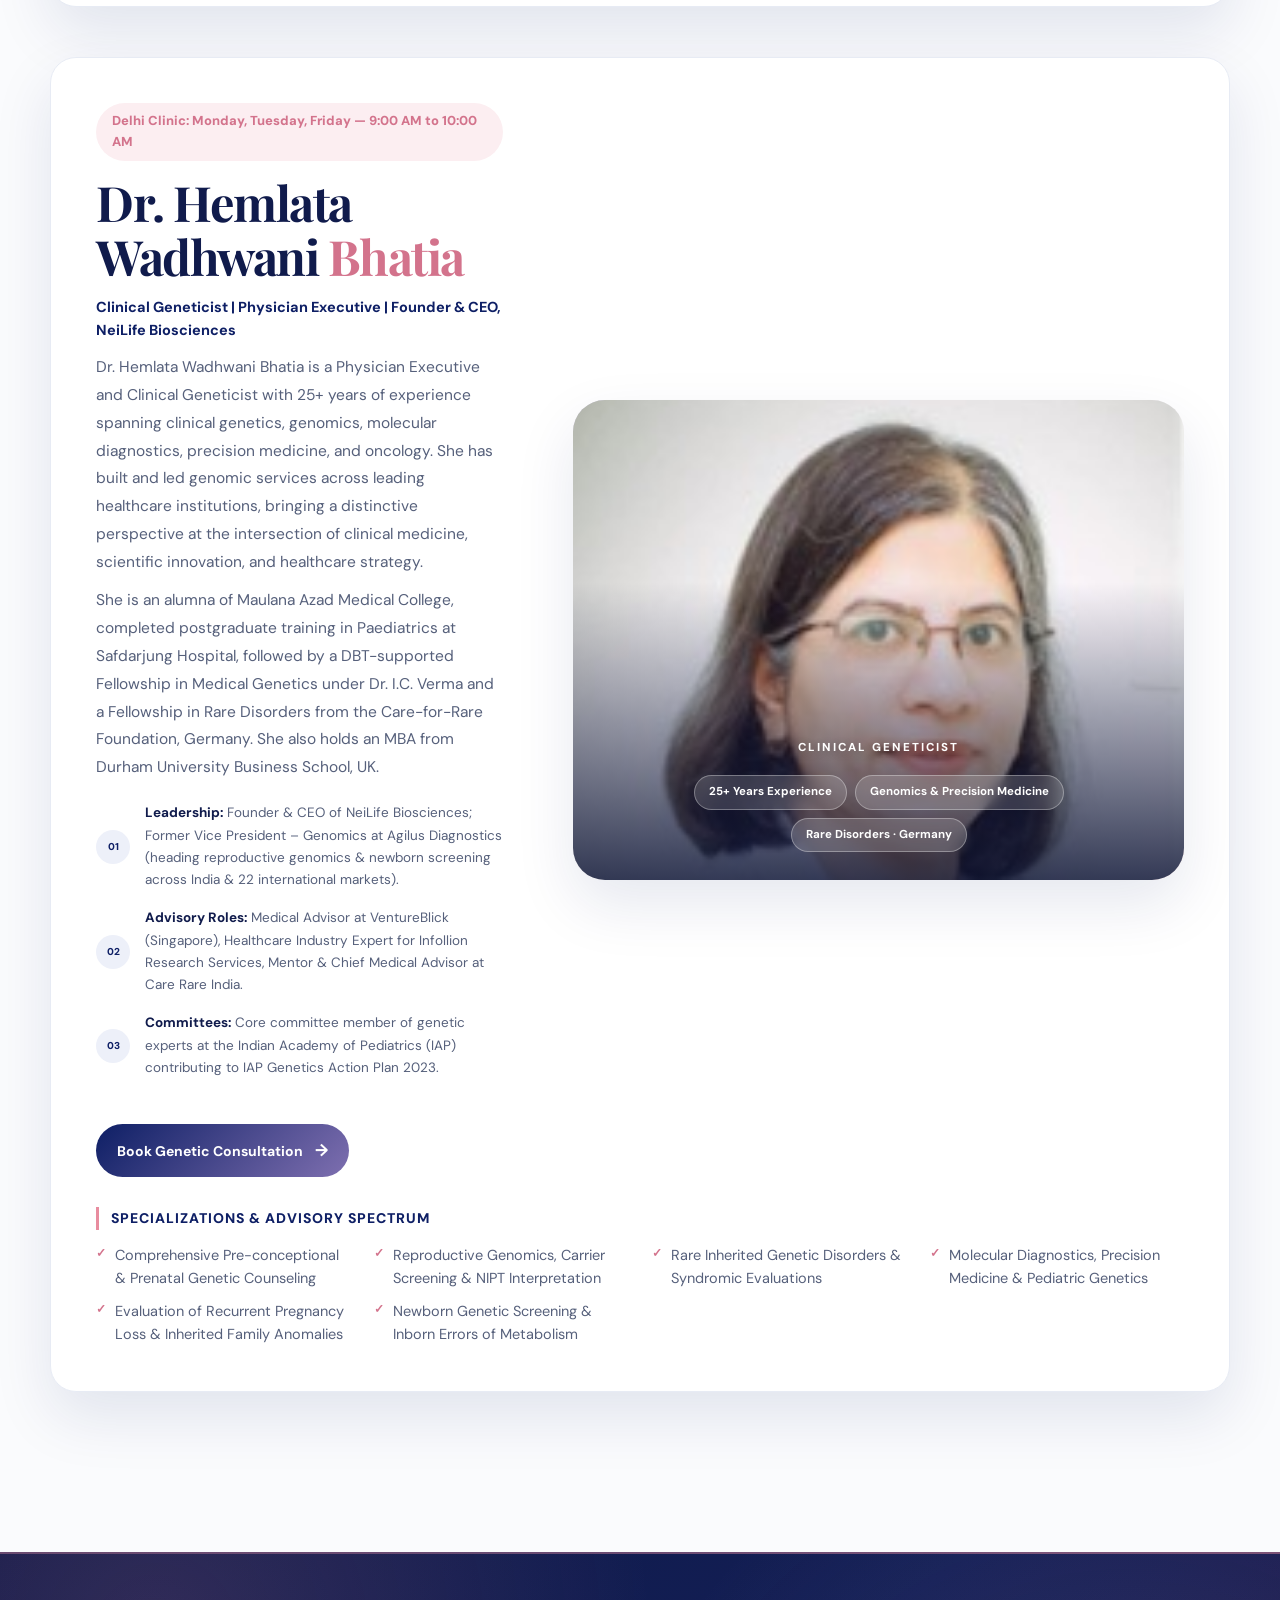
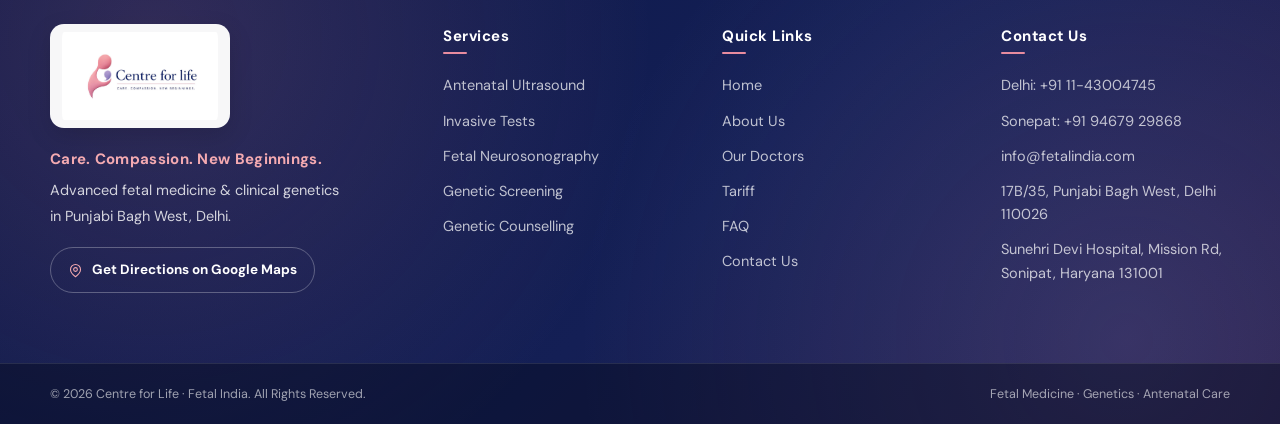
<file: doctors.html>
﻿<!DOCTYPE html>
<html lang="en">
<head>
    <meta charset="UTF-8">
    <meta name="viewport" content="width=device-width, initial-scale=1.0">
    <meta name="description" content="Meet our specialists - Dr. Rachna Gupta (Fetal Medicine) and Dr. Hemlata Wadhwani Bhatia (Clinical Geneticist) at Centre for Life.">
    <title>Our Doctors | Centre for Life</title>
    <link rel="preconnect" href="https://fonts.googleapis.com">
    <link rel="preconnect" href="https://fonts.gstatic.com" crossorigin>
    <link href="https://fonts.googleapis.com/css2?family=DM+Sans:wght@400;500;600;700&family=Playfair+Display:wght@500;600;700&display=swap" rel="stylesheet">
    <link rel="stylesheet" href="c2.css?v=11">
</head>
<body>

    <!-- TOP BAR -->
    <div class="top-bar">
        <div class="top-left"><span class="top-dot"></span> Specialized Medical Team · Centre for Life</div>
        <div class="top-right"><a href="tel:+911143004745">+91 11-43004745</a></div>
    </div>

    <!-- NAVBAR -->
    <header class="navbar">
        <div class="nav-container">
            <a href="index.html" class="brand"><img src="logo-nav.png" alt="Centre for Life"></a>
            <nav class="nav-menu">
                <a href="index.html">Home</a>
                <a href="about.html">About Us</a>
                <div class="nav-dropdown">
                    <a href="services.html">Services <span>⌄</span></a>
                    <div class="dropdown-menu">
                        <a href="services.html#ultrasound">Antenatal Ultrasound (9 Scans)</a>
                        <a href="services.html#invasive">Invasive Tests (7 Procedures)</a>
                        <a href="services.html#neurosonography">Fetal Neurosonography</a>
                        <a href="services.html#genetics">Prenatal Genetic Screening</a>
                        <a href="services.html#high-risk">High-Risk Pregnancy</a>
                        <a href="services.html#counselling">Genetic Counselling</a>
                    </div>
                </div>
                <a href="doctors.html" class="active">Our Doctors</a>
                <a href="tariff.html">Tariff</a>
                <a href="faq.html">FAQ</a>
                <a href="contact.html">Contact Us</a>
            </nav>
            <a href="contact.html#appointment" class="nav-btn">Book Appointment <span>↗</span></a>
            <button class="menu-toggle" id="menuToggle" aria-label="Open Menu"><span></span><span></span><span></span></button>
        </div>
    </header>

    <!-- MOBILE MENU -->
    <div class="mobile-menu" id="mobileMenu">
        <a href="index.html">Home</a>
        <a href="about.html">About Us</a>
        <a href="services.html">Services</a>
        <a href="doctors.html">Our Doctors</a>
        <a href="tariff.html">Tariff</a>
        <a href="faq.html">FAQ</a>
        <a href="contact.html">Contact Us</a>
        <a href="contact.html#appointment" class="mobile-book">Book Appointment</a>
    </div>

    <main class="section" style="padding-top: 60px;">
        <div class="container">
            <div class="section-heading" style="margin-bottom: 40px;">
                <div>
                    <div class="section-tag">LEAD SPECIALISTS</div>
                    <h2>Meet Our <span>Doctors</span></h2>
                </div>
                <p>Advanced fetal medicine expertise and clinical genetics backed by international fellowships and decades of academic excellence.</p>
            </div>

            <!-- DOCTOR 1: DR. RACHNA GUPTA -->
            <div class="doctor-full-card">
                <div class="doctor-grid">
                    <div class="doctor-visual">
                        <div class="doctor-photo has-portrait">
                            <img class="doctor-portrait" src="rg.webp" alt="Dr. Rachna Gupta">
                            <span>DIRECTOR · SFMGC</span>
                            <div class="doctor-chips">
                                <span>FMF-UK Examiner</span>
                                <span>FOGSI Certified Trainer</span>
                                <span>Neurosonography · Israel</span>
                            </div>
                        </div>
                        <div class="doctor-decoration">
                            <svg viewBox="0 0 24 24" fill="none" stroke="currentColor" stroke-width="1.7" stroke-linecap="round" stroke-linejoin="round" aria-hidden="true"><circle cx="12" cy="9" r="5.2"/><path d="M8.9 13.4 7.6 21l4.4-2.6L16.4 21l-1.3-7.6"/></svg>
                        </div>
                    </div>

                    <div class="doctor-content">
                        <span class="schedule-badge">Delhi Clinic: Tuesday, Thursday, Saturday — 9:00 AM to 5:00 PM</span>
                        <h2>Dr. Rachna <span>Gupta</span></h2>
                        <div class="doctor-role">MS OB-GYN · Diploma in Fetal Medicine (FMF-UK, ID: 70518)</div>
                        <p style="margin-top: 12px;">
                            Dr. Rachna Gupta has vast experience in Fetal Medicine (practicing since 2009), with training from both within India as well as abroad (UK and Israel). She is the only doctor in India to have undergone an International Fellowship on Fetal Neurosonography at Lis Hospital for Women’s Health, Tel Aviv, Israel, under world-renowned experts Prof. Gustavo Malinger and Dr. Karina Krajden Haratz.
                        </p>
                        <p style="margin-top: 10px;">
                            She is an approved examiner for FMF-UK for competence in 18-23 weeks (Anomaly / Level II) scans in India and a certified trainer for ultrasound in obstetrics by FOGSI. She serves as General Secretary of FMF India.
                        </p>

                        <div class="credentials" style="margin-top: 20px;">
                            <div><span>01</span><p><strong>Past Engagements:</strong> Apollo Centre for Fetal Medicine, King’s College London, AIIMS New Delhi, Maharaja Agrasen Hospital, Lis Hospital for Women’s Health (Israel).</p></div>
                            <div><span>02</span><p><strong>Current Affiliations:</strong> Director - Sonepat Fetal Medicine and Genetic Centre; Visiting Consultant - Apollo Centre for Fetal Medicine, Indraprastha Apollo Hospital, New Delhi.</p></div>
                        </div>

                        <a href="contact.html#appointment" class="primary-btn" style="margin-top: 15px;">Book Appointment With Dr. Rachna <span>→</span></a>
                    </div>
                </div>

                <!-- CLINICAL EXPERTISE -->
                <div class="doctor-subhead">Clinical Expertise</div>
                <ul class="doctor-list">
                    <li>11-13 weeks scan (NT scan)</li>
                    <li>18-23 weeks scan (Anomaly / Mid trimester scan)</li>
                    <li>Fetal Neurosonography & Fetal Echocardiography</li>
                    <li>Multiple pregnancy scans (Twins / Triplets)</li>
                    <li>Cervical assessment & Growth Scan / Doppler</li>
                    <li>Chorionic villus sampling (CVS) & Amniocentesis</li>
                    <li>Fetal blood sampling / Thoracocentesis</li>
                    <li>Intrauterine transfusion & Fetal reduction</li>
                    <li>Management of complex fetal anomalies & high-risk pregnancy</li>
                </ul>

                <!-- PUBLICATIONS & RESEARCH -->
                <div class="doctor-subhead">Key Publications & Research</div>
                <div class="pub-box">
                    <p><strong>ORCID ID:</strong> <a href="https://orcid.org/0000-0001-6008-6764" target="_blank">orcid.org/0000-0001-6008-6764</a></p>
                    <p>• Spectrum of fetal limb anomalies. Thakur S, Chaddha V, Gupta R, Singh C, et al. <em>Journal of Clinical Ultrasound</em>, Aug 2022.</p>
                    <p>• Amyoplasia in monochorionic monozygotic pregnancy following interstitial laser. Gupta, R., & Sharma, A. <em>American Journal of Medical Genetics Part A</em>, 2022.</p>
                    <p>• Prenatal diagnosis of rhombencephalosynapsis: neuroimaging features. Haratz KK, Gupta R, Malinger G, et al. <em>Ultrasound Obstet Gynecol</em>, 2021.</p>
                    <p>• DYNC2H1 gene mutation causing short rib thoracic dystrophy in three foetuses. Thakur S, Gupta R, et al. <em>Clinical Genetics</em>, 2021.</p>
                    <p>• Isolated fetal ascites: Etiology and prognosis – 10-Year experience from tertiary referral center. Sablok A, Gupta R, Kaul A, et al. <em>J Indian Assoc Pediatr Surg</em>, 2021.</p>
                    <p>• Pallister-Killian Syndrome: Review of fetal phenotype. S. Thakur, R. Gupta, et al. <em>Clinical Genetics</em>, 2019.</p>
                    <p>• First-trimester screening for spontaneous preterm delivery with maternal characteristics and cervical length. Greco E, Gupta R, Nicolaides KH. <em>Fetal Diagnosis and Therapy</em>, 2012.</p>
                </div>
            </div>

            <!-- DOCTOR 2: DR. HEMLATA WADHWANI BHATIA -->
            <div class="doctor-full-card">
                <div class="doctor-grid">
                    <div class="doctor-content">
                        <span class="schedule-badge">Delhi Clinic: Monday, Tuesday, Friday — 9:00 AM to 10:00 AM</span>
                        <h2>Dr. Hemlata Wadhwani <span>Bhatia</span></h2>
                        <div class="doctor-role">Clinical Geneticist | Physician Executive | Founder & CEO, NeiLife Biosciences</div>
                        <p style="margin-top: 12px;">
                            Dr. Hemlata Wadhwani Bhatia is a Physician Executive and Clinical Geneticist with 25+ years of experience spanning clinical genetics, genomics, molecular diagnostics, precision medicine, and oncology. She has built and led genomic services across leading healthcare institutions, bringing a distinctive perspective at the intersection of clinical medicine, scientific innovation, and healthcare strategy.
                        </p>
                        <p style="margin-top: 10px;">
                            She is an alumna of Maulana Azad Medical College, completed postgraduate training in Paediatrics at Safdarjung Hospital, followed by a DBT-supported Fellowship in Medical Genetics under Dr. I.C. Verma and a Fellowship in Rare Disorders from the Care-for-Rare Foundation, Germany. She also holds an MBA from Durham University Business School, UK.
                        </p>

                        <div class="credentials" style="margin-top: 20px;">
                            <div><span>01</span><p><strong>Leadership:</strong> Founder & CEO of NeiLife Biosciences; Former Vice President – Genomics at Agilus Diagnostics (heading reproductive genomics & newborn screening across India & 22 international markets).</p></div>
                            <div><span>02</span><p><strong>Advisory Roles:</strong> Medical Advisor at VentureBlick (Singapore), Healthcare Industry Expert for Infollion Research Services, Mentor & Chief Medical Advisor at Care Rare India.</p></div>
                            <div><span>03</span><p><strong>Committees:</strong> Core committee member of genetic experts at the Indian Academy of Pediatrics (IAP) contributing to IAP Genetics Action Plan 2023.</p></div>
                        </div>

                        <a href="contact.html#appointment" class="primary-btn" style="margin-top: 15px;">Book Genetic Consultation <span>→</span></a>
                    </div>

                    <div class="doctor-visual">
                        <div class="doctor-photo has-portrait">
                            <img class="doctor-portrait" src="hh.jpeg" alt="Dr. Hemlata Wadhwani Bhatia">
                            <span>CLINICAL GENETICIST</span>
                            <div class="doctor-chips">
                                <span>25+ Years Experience</span>
                                <span>Genomics & Precision Medicine</span>
                                <span>Rare Disorders · Germany</span>
                            </div>
                        </div>
                    </div>
                </div>

                <!-- CLINICAL & GENOMICS EXPERTISE -->
                <div class="doctor-subhead">Specializations & Advisory Spectrum</div>
                <ul class="doctor-list">
                    <li>Comprehensive Pre-conceptional & Prenatal Genetic Counseling</li>
                    <li>Reproductive Genomics, Carrier Screening & NIPT Interpretation</li>
                    <li>Rare Inherited Genetic Disorders & Syndromic Evaluations</li>
                    <li>Molecular Diagnostics, Precision Medicine & Pediatric Genetics</li>
                    <li>Evaluation of Recurrent Pregnancy Loss & Inherited Family Anomalies</li>
                    <li>Newborn Genetic Screening & Inborn Errors of Metabolism</li>
                </ul>
            </div>
        </div>
    </main>

    <!-- FOOTER -->
    <footer>
        <div class="container footer-grid">
            <div class="footer-brand">
                <img src="logo.png" alt="Centre for Life">
                <p class="footer-tagline"><strong>Care. Compassion. New Beginnings.</strong> Advanced fetal medicine & clinical genetics in Punjabi Bagh West, Delhi.</p>
                <a class="footer-map" href="https://www.google.com/maps/search/?api=1&amp;query=17B%2F35%2C%20Punjabi%20Bagh%20West%2C%20Main%20Rohtak%20Road%2C%20near%20Maharaja%20Agrasen%20Hospital%2C%20Delhi%20110026" target="_blank" rel="noopener">
                    <svg viewBox="0 0 24 24" fill="none" stroke="currentColor" stroke-width="1.7" stroke-linecap="round" stroke-linejoin="round" aria-hidden="true"><path d="M20 10.4c0 5.8-8 11.6-8 11.6s-8-5.8-8-11.6a8 8 0 0 1 16 0z"/><circle cx="12" cy="10.4" r="3"/></svg>
                    Get Directions on Google Maps
                </a>
            </div>
            <div class="footer-links">
                <h4>Services</h4>
                <a href="services.html#ultrasound">Antenatal Ultrasound</a>
                <a href="services.html#invasive">Invasive Tests</a>
                <a href="services.html#neurosonography">Fetal Neurosonography</a>
                <a href="services.html#genetics">Genetic Screening</a>
                <a href="services.html#counselling">Genetic Counselling</a>
            </div>
            <div class="footer-links">
                <h4>Quick Links</h4>
                <a href="index.html">Home</a>
                <a href="about.html">About Us</a>
                <a href="doctors.html">Our Doctors</a>
                <a href="tariff.html">Tariff</a>
                <a href="faq.html">FAQ</a>
                <a href="contact.html">Contact Us</a>
            </div>
            <div class="footer-links">
                <h4>Contact Us</h4>
                <a href="tel:+911143004745">Delhi: +91 11-43004745</a>
                <a href="tel:+919467929868">Sonepat: +91 94679 29868</a>
                <a href="mailto:info@fetalindia.com">info@fetalindia.com</a>
                <a href="contact.html">17B/35, Punjabi Bagh West, Delhi 110026</a>
                <a href="https://www.google.com/maps/search/?api=1&amp;query=Sunehri%20Devi%20Hospital%2C%20Mission%20Rd%2C%20Sonipat%2C%20Haryana%20131001" target="_blank" rel="noopener">Sunehri Devi Hospital, Mission Rd, Sonipat, Haryana 131001</a>
            </div>
        </div>
        <div class="footer-bottom">
            <div class="container">
                <span>© 2026 Centre for Life · Fetal India. All Rights Reserved.</span>
                <span>Fetal Medicine · Genetics · Antenatal Care</span>
            </div>
        </div>
    </footer>

    <button class="back-top" id="backTop">↑</button>
    <script src="c2.js?v=9"></script>
</body>
</html>
</file>
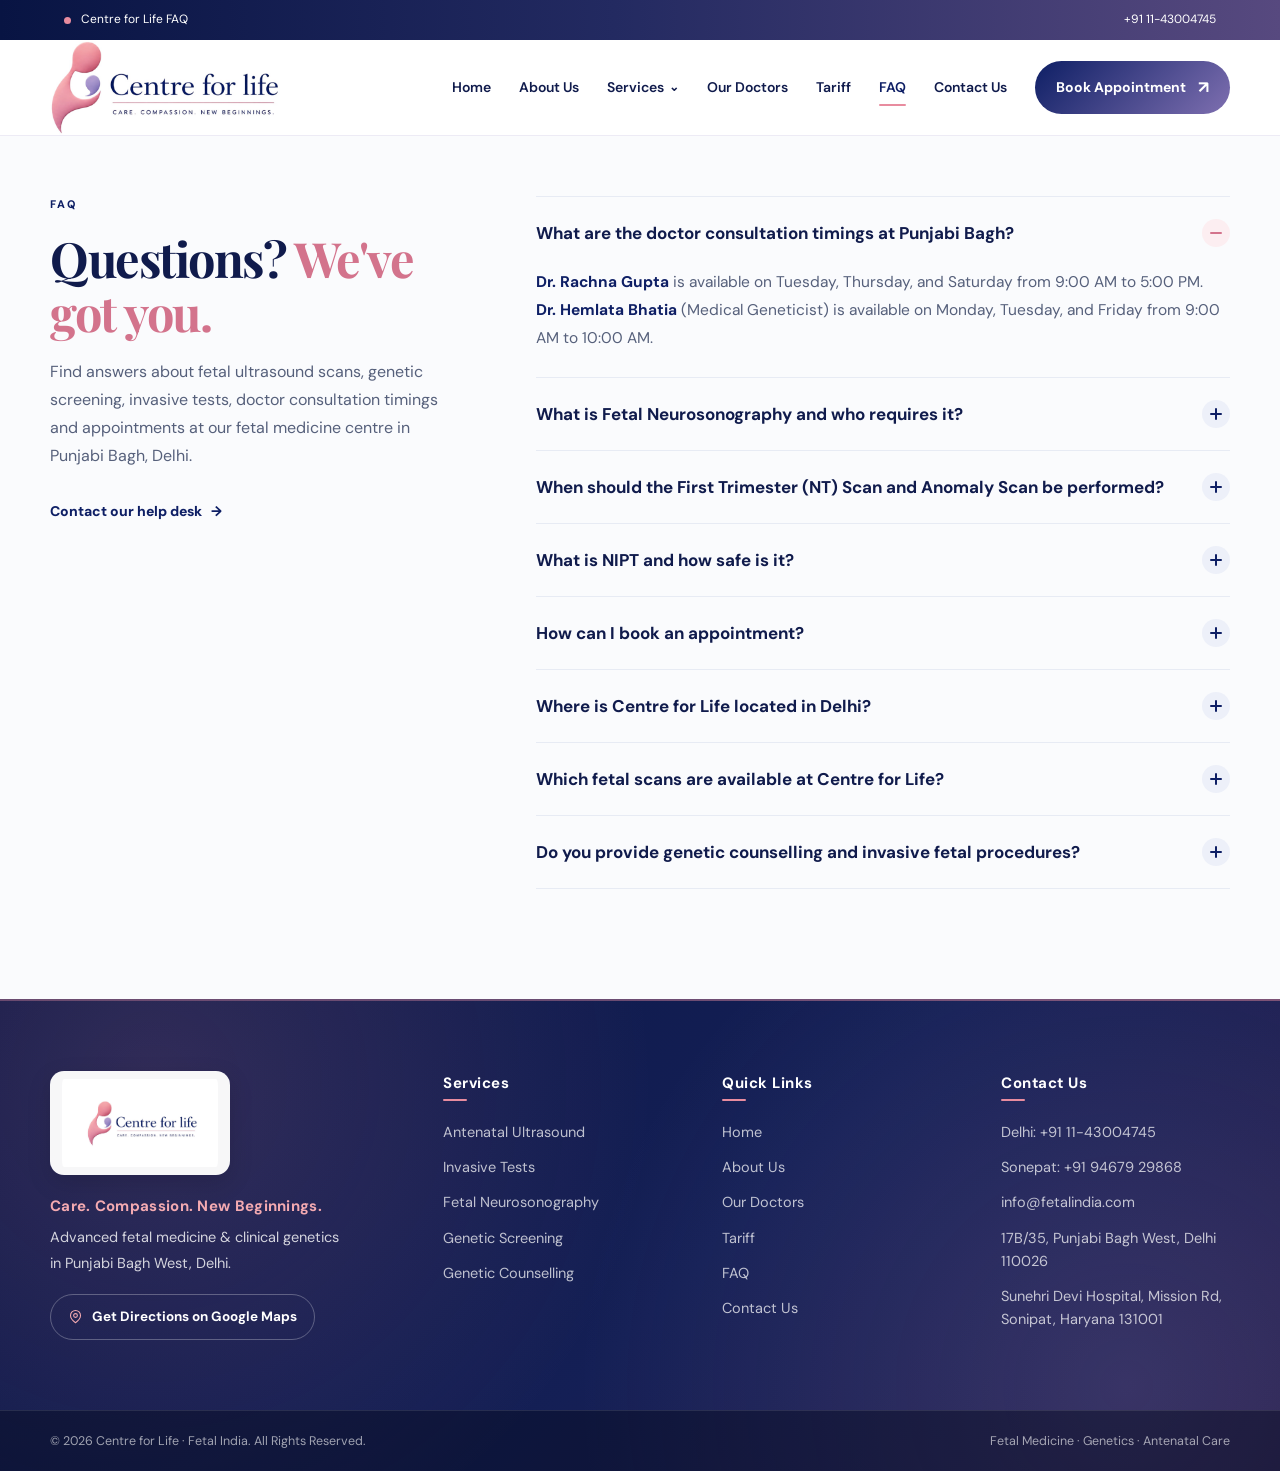
<file: faq.html>
﻿<!DOCTYPE html>
<html lang="en">
<head>
    <meta charset="UTF-8">
    <meta name="viewport" content="width=device-width, initial-scale=1.0">
    <meta name="description" content="Get answers on NT scan, anomaly scan, fetal neurosonography, NIPT, genetic counselling, amniocentesis, doctor timings and high-risk pregnancy care at Centre for Life, Punjabi Bagh, Delhi.">
    <meta name="keywords" content="fetal medicine Delhi, NT scan Punjabi Bagh, anomaly scan Delhi, fetal neurosonography, fetal echocardiography, NIPT, genetic counselling Delhi, amniocentesis, CVS, high-risk pregnancy, Dr Rachna Gupta">
    <title>Fetal Medicine &amp; Pregnancy Scan FAQs | Centre for Life</title>
    <script type="application/ld+json">
    {
      "@context": "https://schema.org",
      "@type": "FAQPage",
      "name": "Fetal Medicine & Pregnancy Scan FAQs — Centre for Life, Delhi",
      "description": "Answers about NT scan, anomaly scan, fetal neurosonography, NIPT, genetic counselling, invasive tests, doctor timings and appointments at Centre for Life, Punjabi Bagh, Delhi.",
      "keywords": "fetal medicine Delhi, NT scan Punjabi Bagh, anomaly scan Delhi, fetal neurosonography, fetal echocardiography, NIPT, genetic counselling Delhi, amniocentesis, CVS, cordocentesis, high-risk pregnancy, Dr Rachna Gupta",
      "inLanguage": "en-IN",
      "mainEntity": [
        {
          "@type": "Question",
          "name": "What are the doctor consultation timings at Punjabi Bagh?",
          "acceptedAnswer": {
            "@type": "Answer",
            "text": "Dr. Rachna Gupta is available on Tuesday, Thursday, and Saturday from 9:00 AM to 5:00 PM. Dr. Hemlata Bhatia (Medical Geneticist) is available on Monday, Tuesday, and Friday from 9:00 AM to 10:00 AM."
          }
        },
        {
          "@type": "Question",
          "name": "What is Fetal Neurosonography and who requires it?",
          "acceptedAnswer": {
            "@type": "Answer",
            "text": "Fetal Neurosonography is an advanced, targeted ultrasound scan evaluating the structural integrity of the fetal brain and central nervous system. Dr. Rachna Gupta is the only doctor in India who has completed an international fellowship in fetal neurosonography from Israel."
          }
        },
        {
          "@type": "Question",
          "name": "When should the First Trimester (NT) Scan and Anomaly Scan be performed?",
          "acceptedAnswer": {
            "@type": "Answer",
            "text": "The NT scan is performed between 11 to 13 weeks + 6 days. The detailed Anomaly (Level II / TIFFA) scan is performed between 18 to 24 weeks of pregnancy."
          }
        },
        {
          "@type": "Question",
          "name": "What is NIPT and how safe is it?",
          "acceptedAnswer": {
            "@type": "Answer",
            "text": "Non-Invasive Prenatal Testing (NIPT) analyzes cell-free fetal DNA circulating in maternal blood to screen for conditions like Down syndrome. It poses zero physical risk of miscarriage to the pregnancy."
          }
        },
        {
          "@type": "Question",
          "name": "How can I book an appointment?",
          "acceptedAnswer": {
            "@type": "Answer",
            "text": "You can request an appointment using our online booking form on the contact page or call the Punjabi Bagh clinic desk directly at +91 11-43004745."
          }
        },
        {
          "@type": "Question",
          "name": "Where is Centre for Life located in Delhi?",
          "acceptedAnswer": {
            "@type": "Answer",
            "text": "Centre for Life is at 17B/35, Ground Floor, Punjabi Bagh West, Main Rohtak Road, near Maharaja Agrasen Hospital, Delhi 110026. Consultations and scans are available by appointment."
          }
        },
        {
          "@type": "Question",
          "name": "Which fetal scans are available at Centre for Life?",
          "acceptedAnswer": {
            "@type": "Answer",
            "text": "We offer viability scans, first trimester NT screening, early anomaly and risk reassessment scans, Level II / TIFFA anomaly scans, fetal neurosonography, fetal echocardiography, fetal well-being scans with Doppler, transvaginal cervical and pre-eclampsia screening, and multiple pregnancy scans."
          }
        },
        {
          "@type": "Question",
          "name": "Do you provide genetic counselling and invasive fetal procedures?",
          "acceptedAnswer": {
            "@type": "Answer",
            "text": "Yes. Genetic counselling is led by medical geneticist Dr. Hemlata Bhatia. Invasive procedures include amniocentesis, amniodrainage, chorionic villous sampling (CVS), cordocentesis, fetal reduction, intrauterine transfusion and shunt insertion (bladder and thorax), performed under continuous ultrasound guidance."
          }
        }
      ]
    }
    </script>
    <link rel="preconnect" href="https://fonts.googleapis.com">
    <link rel="preconnect" href="https://fonts.gstatic.com" crossorigin>
    <link href="https://fonts.googleapis.com/css2?family=DM+Sans:wght@400;500;600;700&family=Playfair+Display:wght@500;600;700&display=swap" rel="stylesheet">
    <link rel="stylesheet" href="c2.css?v=11">
</head>
<body>
    <div class="top-bar">
        <div class="top-left"><span class="top-dot"></span> Centre for Life FAQ</div>
        <div class="top-right"><a href="tel:+911143004745">+91 11-43004745</a></div>
    </div>

    <header class="navbar">
        <div class="nav-container">
            <a href="index.html" class="brand"><img src="logo-nav.png" alt="Centre for Life"></a>
            <nav class="nav-menu">
                <a href="index.html">Home</a>
                <a href="about.html">About Us</a>
                <div class="nav-dropdown">
                    <a href="services.html">Services <span>⌄</span></a>
                    <div class="dropdown-menu">
                        <a href="services.html#ultrasound">Antenatal Ultrasound (9 Scans)</a>
                        <a href="services.html#invasive">Invasive Tests (7 Procedures)</a>
                        <a href="services.html#neurosonography">Fetal Neurosonography</a>
                        <a href="services.html#genetics">Prenatal Genetic Screening</a>
                        <a href="services.html#high-risk">High-Risk Pregnancy</a>
                        <a href="services.html#counselling">Genetic Counselling</a>
                    </div>
                </div>
                <a href="doctors.html">Our Doctors</a>
                <a href="tariff.html">Tariff</a>
                <a href="faq.html" class="active">FAQ</a>
                <a href="contact.html">Contact Us</a>
            </nav>
            <a href="contact.html#appointment" class="nav-btn">Book Appointment <span>↗</span></a>
            <button class="menu-toggle" id="menuToggle"><span></span><span></span><span></span></button>
        </div>
    </header>

    <div class="mobile-menu" id="mobileMenu">
        <a href="index.html">Home</a>
        <a href="about.html">About Us</a>
        <a href="services.html">Services</a>
        <a href="doctors.html">Our Doctors</a>
        <a href="tariff.html">Tariff</a>
        <a href="faq.html">FAQ</a>
        <a href="contact.html">Contact Us</a>
    </div>

    <main>
        <section class="faq section" style="padding-top: 60px;">
            <div class="container faq-grid">
                <div>
                    <div class="section-tag">FAQ</div>
                    <h2>Questions? <span>We've got you.</span></h2>
                    <p>Find answers about fetal ultrasound scans, genetic screening, invasive tests, doctor consultation timings and appointments at our fetal medicine centre in Punjabi Bagh, Delhi.</p>
                    <a href="contact.html" class="text-link">Contact our help desk <span>→</span></a>
                </div>

                <div class="faq-list">
                    <div class="faq-item active">
                        <button class="faq-question" id="faq-q-1" aria-expanded="true" aria-controls="faq-a-1">
                            <span class="faq-q-text">What are the doctor consultation timings at Punjabi Bagh?</span>
                            <span class="faq-toggle" aria-hidden="true"></span>
                        </button>
                        <div class="faq-answer" id="faq-a-1" role="region" aria-labelledby="faq-q-1">
                            <div class="faq-answer-inner">
                                <strong>Dr. Rachna Gupta</strong> is available on Tuesday, Thursday, and Saturday from 9:00 AM to 5:00 PM.<br>
                                <strong>Dr. Hemlata Bhatia</strong> (Medical Geneticist) is available on Monday, Tuesday, and Friday from 9:00 AM to 10:00 AM.
                            </div>
                        </div>
                    </div>

                    <div class="faq-item">
                        <button class="faq-question" id="faq-q-2" aria-expanded="false" aria-controls="faq-a-2">
                            <span class="faq-q-text">What is Fetal Neurosonography and who requires it?</span>
                            <span class="faq-toggle" aria-hidden="true"></span>
                        </button>
                        <div class="faq-answer" id="faq-a-2" role="region" aria-labelledby="faq-q-2">
                            <div class="faq-answer-inner">
                                Fetal Neurosonography is an advanced, targeted ultrasound scan evaluating the structural integrity of the fetal brain and central nervous system. Dr. Rachna Gupta is the only doctor in India who has completed an international fellowship in fetal neurosonography from Israel.
                            </div>
                        </div>
                    </div>

                    <div class="faq-item">
                        <button class="faq-question" id="faq-q-3" aria-expanded="false" aria-controls="faq-a-3">
                            <span class="faq-q-text">When should the First Trimester (NT) Scan and Anomaly Scan be performed?</span>
                            <span class="faq-toggle" aria-hidden="true"></span>
                        </button>
                        <div class="faq-answer" id="faq-a-3" role="region" aria-labelledby="faq-q-3">
                            <div class="faq-answer-inner">
                                The NT scan is performed between 11 to 13 weeks + 6 days. The detailed Anomaly (Level II / TIFFA) scan is performed between 18 to 24 weeks of pregnancy.
                            </div>
                        </div>
                    </div>

                    <div class="faq-item">
                        <button class="faq-question" id="faq-q-4" aria-expanded="false" aria-controls="faq-a-4">
                            <span class="faq-q-text">What is NIPT and how safe is it?</span>
                            <span class="faq-toggle" aria-hidden="true"></span>
                        </button>
                        <div class="faq-answer" id="faq-a-4" role="region" aria-labelledby="faq-q-4">
                            <div class="faq-answer-inner">
                                Non-Invasive Prenatal Testing (NIPT) analyzes cell-free fetal DNA circulating in maternal blood to screen for conditions like Down syndrome. It poses zero physical risk of miscarriage to the pregnancy.
                            </div>
                        </div>
                    </div>

                    <div class="faq-item">
                        <button class="faq-question" id="faq-q-5" aria-expanded="false" aria-controls="faq-a-5">
                            <span class="faq-q-text">How can I book an appointment?</span>
                            <span class="faq-toggle" aria-hidden="true"></span>
                        </button>
                        <div class="faq-answer" id="faq-a-5" role="region" aria-labelledby="faq-q-5">
                            <div class="faq-answer-inner">
                                You can request an appointment using our online booking form on the contact page or call the Punjabi Bagh clinic desk directly at +91 11-43004745.
                            </div>
                        </div>
                    </div>

                    <div class="faq-item">
                        <button class="faq-question" id="faq-q-6" aria-expanded="false" aria-controls="faq-a-6">
                            <span class="faq-q-text">Where is Centre for Life located in Delhi?</span>
                            <span class="faq-toggle" aria-hidden="true"></span>
                        </button>
                        <div class="faq-answer" id="faq-a-6" role="region" aria-labelledby="faq-q-6">
                            <div class="faq-answer-inner">
                                Centre for Life is at 17B/35, Ground Floor, Punjabi Bagh West, Main Rohtak Road, near Maharaja Agrasen Hospital, Delhi 110026. Consultations and scans are available by appointment.
                            </div>
                        </div>
                    </div>

                    <div class="faq-item">
                        <button class="faq-question" id="faq-q-7" aria-expanded="false" aria-controls="faq-a-7">
                            <span class="faq-q-text">Which fetal scans are available at Centre for Life?</span>
                            <span class="faq-toggle" aria-hidden="true"></span>
                        </button>
                        <div class="faq-answer" id="faq-a-7" role="region" aria-labelledby="faq-q-7">
                            <div class="faq-answer-inner">
                                We offer viability scans, first trimester NT screening, early anomaly and risk reassessment scans, Level II / TIFFA anomaly scans, fetal neurosonography, fetal echocardiography, fetal well-being scans with Doppler, transvaginal cervical and pre-eclampsia screening, and multiple pregnancy scans.
                            </div>
                        </div>
                    </div>

                    <div class="faq-item">
                        <button class="faq-question" id="faq-q-8" aria-expanded="false" aria-controls="faq-a-8">
                            <span class="faq-q-text">Do you provide genetic counselling and invasive fetal procedures?</span>
                            <span class="faq-toggle" aria-hidden="true"></span>
                        </button>
                        <div class="faq-answer" id="faq-a-8" role="region" aria-labelledby="faq-q-8">
                            <div class="faq-answer-inner">
                                Yes. Genetic counselling is led by medical geneticist Dr. Hemlata Bhatia. Invasive procedures include amniocentesis, amniodrainage, chorionic villous sampling (CVS), cordocentesis, fetal reduction, intrauterine transfusion and shunt insertion (bladder and thorax), performed under continuous ultrasound guidance.
                            </div>
                        </div>
                    </div>
                </div>
            </div>
        </section>
    </main>

    <footer>
        <div class="container footer-grid">
            <div class="footer-brand">
                <img src="logo.png" alt="Centre for Life">
                <p class="footer-tagline"><strong>Care. Compassion. New Beginnings.</strong> Advanced fetal medicine & clinical genetics in Punjabi Bagh West, Delhi.</p>
                <a class="footer-map" href="https://www.google.com/maps/search/?api=1&amp;query=17B%2F35%2C%20Punjabi%20Bagh%20West%2C%20Main%20Rohtak%20Road%2C%20near%20Maharaja%20Agrasen%20Hospital%2C%20Delhi%20110026" target="_blank" rel="noopener">
                    <svg viewBox="0 0 24 24" fill="none" stroke="currentColor" stroke-width="1.7" stroke-linecap="round" stroke-linejoin="round" aria-hidden="true"><path d="M20 10.4c0 5.8-8 11.6-8 11.6s-8-5.8-8-11.6a8 8 0 0 1 16 0z"/><circle cx="12" cy="10.4" r="3"/></svg>
                    Get Directions on Google Maps
                </a>
            </div>
            <div class="footer-links">
                <h4>Services</h4>
                <a href="services.html#ultrasound">Antenatal Ultrasound</a>
                <a href="services.html#invasive">Invasive Tests</a>
                <a href="services.html#neurosonography">Fetal Neurosonography</a>
                <a href="services.html#genetics">Genetic Screening</a>
                <a href="services.html#counselling">Genetic Counselling</a>
            </div>
            <div class="footer-links">
                <h4>Quick Links</h4>
                <a href="index.html">Home</a>
                <a href="about.html">About Us</a>
                <a href="doctors.html">Our Doctors</a>
                <a href="tariff.html">Tariff</a>
                <a href="faq.html">FAQ</a>
                <a href="contact.html">Contact Us</a>
            </div>
            <div class="footer-links">
                <h4>Contact Us</h4>
                <a href="tel:+911143004745">Delhi: +91 11-43004745</a>
                <a href="tel:+919467929868">Sonepat: +91 94679 29868</a>
                <a href="mailto:info@fetalindia.com">info@fetalindia.com</a>
                <a href="contact.html">17B/35, Punjabi Bagh West, Delhi 110026</a>
                <a href="https://www.google.com/maps/search/?api=1&amp;query=Sunehri%20Devi%20Hospital%2C%20Mission%20Rd%2C%20Sonipat%2C%20Haryana%20131001" target="_blank" rel="noopener">Sunehri Devi Hospital, Mission Rd, Sonipat, Haryana 131001</a>
            </div>
        </div>
        <div class="footer-bottom">
            <div class="container">
                <span>© 2026 Centre for Life · Fetal India. All Rights Reserved.</span>
                <span>Fetal Medicine · Genetics · Antenatal Care</span>
            </div>
        </div>
    </footer>
    <button class="back-top" id="backTop">↑</button>
    <script src="c2.js?v=9"></script>
</body>
</html>
</file>
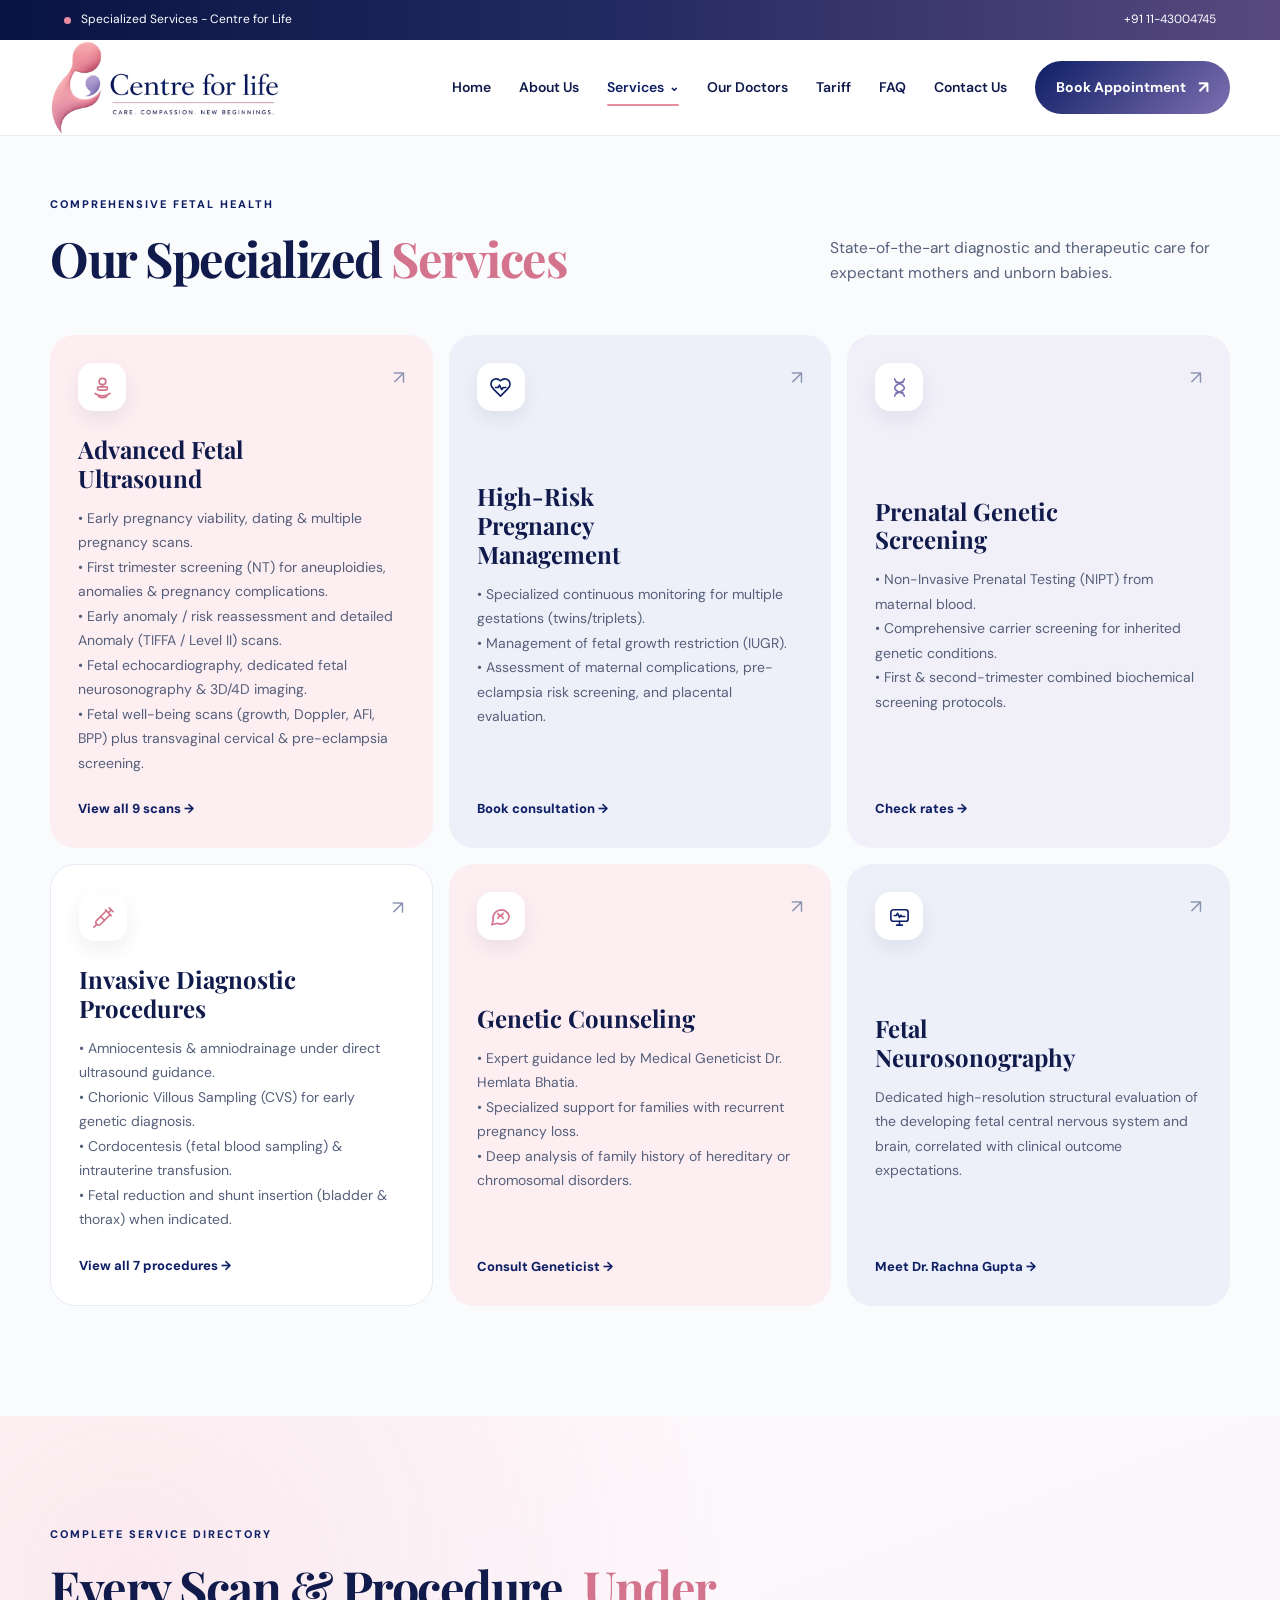
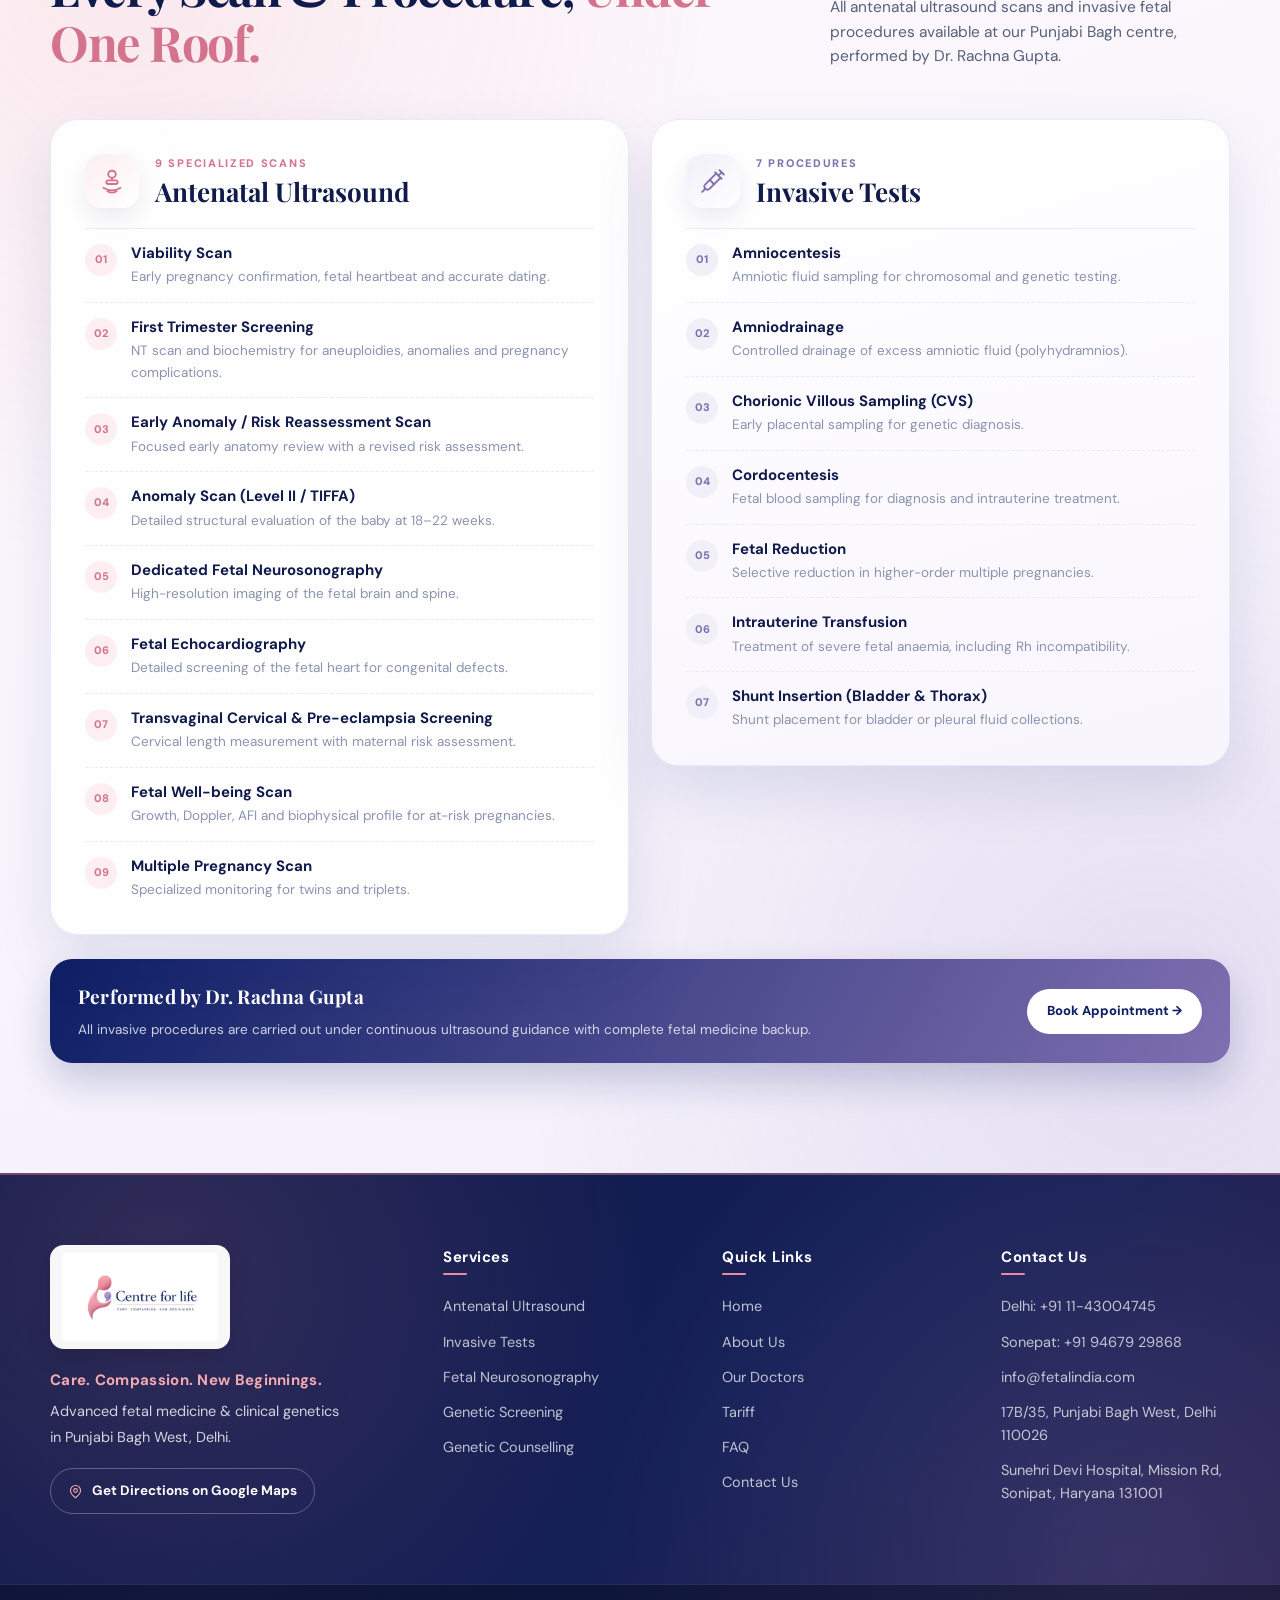
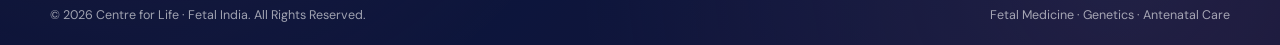
<file: services.html>
﻿<!DOCTYPE html>
<html lang="en">
<head>
    <meta charset="UTF-8">
    <meta name="viewport" content="width=device-width, initial-scale=1.0">
    <meta name="description" content="Specialized services at Centre for Life - Advanced ultrasound, neurosonography, high risk pregnancy, and genetics.">
    <title>Specialized Services | Centre for Life</title>
    <link rel="preconnect" href="https://fonts.googleapis.com">
    <link rel="preconnect" href="https://fonts.gstatic.com" crossorigin>
    <link href="https://fonts.googleapis.com/css2?family=DM+Sans:wght@400;500;600;700&family=Playfair+Display:wght@500;600;700&display=swap" rel="stylesheet">
    <link rel="stylesheet" href="c2.css?v=11">
</head>
<body>
    <div class="top-bar">
        <div class="top-left"><span class="top-dot"></span> Specialized Services - Centre for Life</div>
        <div class="top-right"><a href="tel:+911143004745">+91 11-43004745</a></div>
    </div>

    <header class="navbar">
        <div class="nav-container">
            <a href="index.html" class="brand"><img src="logo-nav.png" alt="Centre for Life"></a>
            <nav class="nav-menu">
                <a href="index.html">Home</a>
                <a href="about.html">About Us</a>
                <div class="nav-dropdown">
                    <a href="services.html" class="active">Services <span>⌄</span></a>
                    <div class="dropdown-menu">
                        <a href="services.html#ultrasound">Antenatal Ultrasound (9 Scans)</a>
                        <a href="services.html#invasive">Invasive Tests (7 Procedures)</a>
                        <a href="services.html#neurosonography">Fetal Neurosonography</a>
                        <a href="services.html#genetics">Prenatal Genetic Screening</a>
                        <a href="services.html#high-risk">High-Risk Pregnancy</a>
                        <a href="services.html#counselling">Genetic Counselling</a>
                    </div>
                </div>
                <a href="doctors.html">Our Doctors</a>
                <a href="tariff.html">Tariff</a>
                <a href="faq.html">FAQ</a>
                <a href="contact.html">Contact Us</a>
            </nav>
            <a href="contact.html#appointment" class="nav-btn">Book Appointment <span>↗</span></a>
            <button class="menu-toggle" id="menuToggle"><span></span><span></span><span></span></button>
        </div>
    </header>

    <div class="mobile-menu" id="mobileMenu">
        <a href="index.html">Home</a>
        <a href="about.html">About Us</a>
        <a href="services.html">Services</a>
        <a href="doctors.html">Our Doctors</a>
        <a href="tariff.html">Tariff</a>
        <a href="faq.html">FAQ</a>
        <a href="contact.html">Contact Us</a>
    </div>

    <main>
        <section class="services section" style="padding-top: 60px;">
            <div class="container">
                <div class="section-heading">
                    <div>
                        <div class="section-tag">COMPREHENSIVE FETAL HEALTH</div>
                        <h2>Our Specialized <span>Services</span></h2>
                    </div>
                    <p>State-of-the-art diagnostic and therapeutic care for expectant mothers and unborn babies.</p>
                </div>

                <div class="services-grid">
                    <!-- Service 1 -->
                    <article class="service-card pink-card" id="ultrasound">
                        <div class="service-top">
                            <span class="service-icon"><svg viewBox="0 0 24 24" fill="none" stroke="currentColor" stroke-width="1.7" stroke-linecap="round" stroke-linejoin="round" aria-hidden="true"><rect x="8.5" y="2.5" width="7" height="6.5" rx="3.25"/><path d="M12 9v2.2"/><rect x="6.8" y="11.4" width="10.4" height="3.4" rx="1.7"/><path d="M4.2 18.2q7.8 5 15.6 0"/><path d="M7.8 21.4q4.2 2.6 8.4 0"/></svg></span>
                            <span class="service-arrow">↗</span>
                        </div>
                        <div>
                            <h3>Advanced Fetal Ultrasound</h3>
                            <p>
                                • Early pregnancy viability, dating & multiple pregnancy scans.<br>
                                • First trimester screening (NT) for aneuploidies, anomalies & pregnancy complications.<br>
                                • Early anomaly / risk reassessment and detailed Anomaly (TIFFA / Level II) scans.<br>
                                • Fetal echocardiography, dedicated fetal neurosonography & 3D/4D imaging.<br>
                                • Fetal well-being scans (growth, Doppler, AFI, BPP) plus transvaginal cervical & pre-eclampsia screening.
                            </p>
                        </div>
                        <a href="#antenatal-scans">View all 9 scans →</a>
                    </article>

                    <!-- Service 2 -->
                    <article class="service-card navy-card" id="high-risk">
                        <div class="service-top">
                            <span class="service-icon"><svg viewBox="0 0 24 24" fill="none" stroke="currentColor" stroke-width="1.7" stroke-linecap="round" stroke-linejoin="round" aria-hidden="true"><path d="M19 14c1.49-1.46 3-3.21 3-5.5A5.5 5.5 0 0 0 16.5 3c-1.76 0-3 .5-4.5 2-1.5-1.5-2.74-2-4.5-2A5.5 5.5 0 0 0 2 8.5c0 2.3 1.5 4.05 3 5.5l7 7Z"/><path d="M6.8 12h2.7l1.4-2.5 2.4 4.6 1.5-2.1h2.9"/></svg></span>
                            <span class="service-arrow">↗</span>
                        </div>
                        <div>
                            <h3>High-Risk Pregnancy Management</h3>
                            <p>
                                • Specialized continuous monitoring for multiple gestations (twins/triplets).<br>
                                • Management of fetal growth restriction (IUGR).<br>
                                • Assessment of maternal complications, pre-eclampsia risk screening, and placental evaluation.
                            </p>
                        </div>
                        <a href="contact.html#appointment">Book consultation →</a>
                    </article>

                    <!-- Service 3 -->
                    <article class="service-card purple-card" id="genetics">
                        <div class="service-top">
                            <span class="service-icon"><svg viewBox="0 0 24 24" fill="none" stroke="currentColor" stroke-width="1.7" stroke-linecap="round" stroke-linejoin="round" aria-hidden="true"><path d="M7 3c0 4.6 10 5.1 10 9.5S7 16.4 7 21"/><path d="M17 3c0 4.6-10 5.1-10 9.5S17 16.4 17 21"/><path d="M8.5 6.8h7"/><path d="M8.5 17.2h7"/></svg></span>
                            <span class="service-arrow">↗</span>
                        </div>
                        <div>
                            <h3>Prenatal Genetic Screening</h3>
                            <p>
                                • Non-Invasive Prenatal Testing (NIPT) from maternal blood.<br>
                                • Comprehensive carrier screening for inherited genetic conditions.<br>
                                • First & second-trimester combined biochemical screening protocols.
                            </p>
                        </div>
                        <a href="tariff.html">Check rates →</a>
                    </article>

                    <!-- Service 4 -->
                    <article class="service-card soft-card" id="invasive">
                        <div class="service-top">
                            <span class="service-icon"><svg viewBox="0 0 24 24" fill="none" stroke="currentColor" stroke-width="1.7" stroke-linecap="round" stroke-linejoin="round" aria-hidden="true"><path d="m18 2 4 4"/><path d="m17 7 3-3"/><path d="M19 9 8.7 19.3c-1 1-2.5 1-3.4 0l-.6-.6c-1-1-1-2.5 0-3.4L15 5"/><path d="m9 11 4 4"/><path d="m5 19-3 3"/><path d="m14 4 6 6"/></svg></span>
                            <span class="service-arrow">↗</span>
                        </div>
                        <div>
                            <h3>Invasive Diagnostic Procedures</h3>
                            <p>
                                • Amniocentesis & amniodrainage under direct ultrasound guidance.<br>
                                • Chorionic Villous Sampling (CVS) for early genetic diagnosis.<br>
                                • Cordocentesis (fetal blood sampling) & intrauterine transfusion.<br>
                                • Fetal reduction and shunt insertion (bladder & thorax) when indicated.
                            </p>
                        </div>
                        <a href="#invasive-tests">View all 7 procedures →</a>
                    </article>

                    <!-- Service 5 -->
                    <article class="service-card pink-card" id="counselling">
                        <div class="service-top">
                            <span class="service-icon"><svg viewBox="0 0 24 24" fill="none" stroke="currentColor" stroke-width="1.7" stroke-linecap="round" stroke-linejoin="round" aria-hidden="true"><path d="M21 11.5a8.4 8.4 0 0 1-8.5 8.4 8.9 8.9 0 0 1-3.9-.9L3 20.6l1.4-4.7A8.4 8.4 0 1 1 21 11.5z"/><path d="M9.2 8.6c0 2.4 5.6 3 5.6 5.4"/><path d="M14.8 8.6c0 2.4-5.6 3-5.6 5.4"/></svg></span>
                            <span class="service-arrow">↗</span>
                        </div>
                        <div>
                            <h3>Genetic Counseling</h3>
                            <p>
                                • Expert guidance led by Medical Geneticist Dr. Hemlata Bhatia.<br>
                                • Specialized support for families with recurrent pregnancy loss.<br>
                                • Deep analysis of family history of hereditary or chromosomal disorders.
                            </p>
                        </div>
                        <a href="contact.html#appointment">Consult Geneticist →</a>
                    </article>

                    <!-- Service 6 -->
                    <article class="service-card navy-card" id="neurosonography">
                        <div class="service-top">
                            <span class="service-icon"><svg viewBox="0 0 24 24" fill="none" stroke="currentColor" stroke-width="1.7" stroke-linecap="round" stroke-linejoin="round" aria-hidden="true"><rect x="3" y="5" width="18" height="12" rx="2.5"/><path d="M6.5 11h2.2l1.3-2.4 2 4.4 1.4-2.4 1.1 1.4h3"/><path d="M9 21h6"/><path d="M12 17v4"/></svg></span>
                            <span class="service-arrow">↗</span>
                        </div>
                        <div>
                            <h3>Fetal Neurosonography</h3>
                            <p>Dedicated high-resolution structural evaluation of the developing fetal central nervous system and brain, correlated with clinical outcome expectations.</p>
                        </div>
                        <a href="doctors.html">Meet Dr. Rachna Gupta →</a>
                    </article>
                </div>
            </div>
        </section>

        <!-- COMPLETE SCAN & PROCEDURE DIRECTORY -->
        <section class="service-directory section" id="directory">
            <div class="container">
                <div class="section-heading">
                    <div>
                        <div class="section-tag">COMPLETE SERVICE DIRECTORY</div>
                        <h2>Every Scan & Procedure, <span>Under One Roof.</span></h2>
                    </div>
                    <p>All antenatal ultrasound scans and invasive fetal procedures available at our Punjabi Bagh centre, performed by Dr. Rachna Gupta.</p>
                </div>

                <div class="directory-grid">
                    <article class="directory-panel" id="antenatal-scans">
                        <div class="directory-head">
                            <span class="directory-icon"><svg viewBox="0 0 24 24" fill="none" stroke="currentColor" stroke-width="1.7" stroke-linecap="round" stroke-linejoin="round" aria-hidden="true"><rect x="8.5" y="2.5" width="7" height="6.5" rx="3.25"/><path d="M12 9v2.2"/><rect x="6.8" y="11.4" width="10.4" height="3.4" rx="1.7"/><path d="M4.2 18.2q7.8 5 15.6 0"/><path d="M7.8 21.4q4.2 2.6 8.4 0"/></svg></span>
                            <div>
                                <span class="directory-count">9 SPECIALIZED SCANS</span>
                                <h3>Antenatal Ultrasound</h3>
                            </div>
                        </div>
                        <ol class="directory-list">
                            <li>
                                <span class="directory-num">01</span>
                                <div><strong>Viability Scan</strong><p>Early pregnancy confirmation, fetal heartbeat and accurate dating.</p></div>
                            </li>
                            <li>
                                <span class="directory-num">02</span>
                                <div><strong>First Trimester Screening</strong><p>NT scan and biochemistry for aneuploidies, anomalies and pregnancy complications.</p></div>
                            </li>
                            <li>
                                <span class="directory-num">03</span>
                                <div><strong>Early Anomaly / Risk Reassessment Scan</strong><p>Focused early anatomy review with a revised risk assessment.</p></div>
                            </li>
                            <li>
                                <span class="directory-num">04</span>
                                <div><strong>Anomaly Scan (Level II / TIFFA)</strong><p>Detailed structural evaluation of the baby at 18–22 weeks.</p></div>
                            </li>
                            <li>
                                <span class="directory-num">05</span>
                                <div><strong>Dedicated Fetal Neurosonography</strong><p>High-resolution imaging of the fetal brain and spine.</p></div>
                            </li>
                            <li>
                                <span class="directory-num">06</span>
                                <div><strong>Fetal Echocardiography</strong><p>Detailed screening of the fetal heart for congenital defects.</p></div>
                            </li>
                            <li>
                                <span class="directory-num">07</span>
                                <div><strong>Transvaginal Cervical & Pre-eclampsia Screening</strong><p>Cervical length measurement with maternal risk assessment.</p></div>
                            </li>
                            <li>
                                <span class="directory-num">08</span>
                                <div><strong>Fetal Well-being Scan</strong><p>Growth, Doppler, AFI and biophysical profile for at-risk pregnancies.</p></div>
                            </li>
                            <li>
                                <span class="directory-num">09</span>
                                <div><strong>Multiple Pregnancy Scan</strong><p>Specialized monitoring for twins and triplets.</p></div>
                            </li>
                        </ol>
                    </article>

                    <article class="directory-panel is-purple" id="invasive-tests">
                        <div class="directory-head">
                            <span class="directory-icon"><svg viewBox="0 0 24 24" fill="none" stroke="currentColor" stroke-width="1.7" stroke-linecap="round" stroke-linejoin="round" aria-hidden="true"><path d="m18 2 4 4"/><path d="m17 7 3-3"/><path d="M19 9 8.7 19.3c-1 1-2.5 1-3.4 0l-.6-.6c-1-1-1-2.5 0-3.4L15 5"/><path d="m9 11 4 4"/><path d="m5 19-3 3"/><path d="m14 4 6 6"/></svg></span>
                            <div>
                                <span class="directory-count">7 PROCEDURES</span>
                                <h3>Invasive Tests</h3>
                            </div>
                        </div>
                        <ol class="directory-list">
                            <li>
                                <span class="directory-num">01</span>
                                <div><strong>Amniocentesis</strong><p>Amniotic fluid sampling for chromosomal and genetic testing.</p></div>
                            </li>
                            <li>
                                <span class="directory-num">02</span>
                                <div><strong>Amniodrainage</strong><p>Controlled drainage of excess amniotic fluid (polyhydramnios).</p></div>
                            </li>
                            <li>
                                <span class="directory-num">03</span>
                                <div><strong>Chorionic Villous Sampling (CVS)</strong><p>Early placental sampling for genetic diagnosis.</p></div>
                            </li>
                            <li>
                                <span class="directory-num">04</span>
                                <div><strong>Cordocentesis</strong><p>Fetal blood sampling for diagnosis and intrauterine treatment.</p></div>
                            </li>
                            <li>
                                <span class="directory-num">05</span>
                                <div><strong>Fetal Reduction</strong><p>Selective reduction in higher-order multiple pregnancies.</p></div>
                            </li>
                            <li>
                                <span class="directory-num">06</span>
                                <div><strong>Intrauterine Transfusion</strong><p>Treatment of severe fetal anaemia, including Rh incompatibility.</p></div>
                            </li>
                            <li>
                                <span class="directory-num">07</span>
                                <div><strong>Shunt Insertion (Bladder & Thorax)</strong><p>Shunt placement for bladder or pleural fluid collections.</p></div>
                            </li>
                        </ol>
                    </article>
                </div>

                <div class="directory-note">
                    <div>
                        <strong>Performed by Dr. Rachna Gupta</strong>
                        <span>All invasive procedures are carried out under continuous ultrasound guidance with complete fetal medicine backup.</span>
                    </div>
                    <a href="contact.html#appointment">Book Appointment →</a>
                </div>
            </div>
        </section>
    </main>

    <footer>
        <div class="container footer-grid">
            <div class="footer-brand">
                <img src="logo.png" alt="Centre for Life">
                <p class="footer-tagline"><strong>Care. Compassion. New Beginnings.</strong> Advanced fetal medicine & clinical genetics in Punjabi Bagh West, Delhi.</p>
                <a class="footer-map" href="https://www.google.com/maps/search/?api=1&amp;query=17B%2F35%2C%20Punjabi%20Bagh%20West%2C%20Main%20Rohtak%20Road%2C%20near%20Maharaja%20Agrasen%20Hospital%2C%20Delhi%20110026" target="_blank" rel="noopener">
                    <svg viewBox="0 0 24 24" fill="none" stroke="currentColor" stroke-width="1.7" stroke-linecap="round" stroke-linejoin="round" aria-hidden="true"><path d="M20 10.4c0 5.8-8 11.6-8 11.6s-8-5.8-8-11.6a8 8 0 0 1 16 0z"/><circle cx="12" cy="10.4" r="3"/></svg>
                    Get Directions on Google Maps
                </a>
            </div>
            <div class="footer-links">
                <h4>Services</h4>
                <a href="services.html#ultrasound">Antenatal Ultrasound</a>
                <a href="services.html#invasive">Invasive Tests</a>
                <a href="services.html#neurosonography">Fetal Neurosonography</a>
                <a href="services.html#genetics">Genetic Screening</a>
                <a href="services.html#counselling">Genetic Counselling</a>
            </div>
            <div class="footer-links">
                <h4>Quick Links</h4>
                <a href="index.html">Home</a>
                <a href="about.html">About Us</a>
                <a href="doctors.html">Our Doctors</a>
                <a href="tariff.html">Tariff</a>
                <a href="faq.html">FAQ</a>
                <a href="contact.html">Contact Us</a>
            </div>
            <div class="footer-links">
                <h4>Contact Us</h4>
                <a href="tel:+911143004745">Delhi: +91 11-43004745</a>
                <a href="tel:+919467929868">Sonepat: +91 94679 29868</a>
                <a href="mailto:info@fetalindia.com">info@fetalindia.com</a>
                <a href="contact.html">17B/35, Punjabi Bagh West, Delhi 110026</a>
                <a href="https://www.google.com/maps/search/?api=1&amp;query=Sunehri%20Devi%20Hospital%2C%20Mission%20Rd%2C%20Sonipat%2C%20Haryana%20131001" target="_blank" rel="noopener">Sunehri Devi Hospital, Mission Rd, Sonipat, Haryana 131001</a>
            </div>
        </div>
        <div class="footer-bottom">
            <div class="container">
                <span>© 2026 Centre for Life · Fetal India. All Rights Reserved.</span>
                <span>Fetal Medicine · Genetics · Antenatal Care</span>
            </div>
        </div>
    </footer>
    <button class="back-top" id="backTop">↑</button>
    <script src="c2.js?v=9"></script>
</body>
</html>
</file>
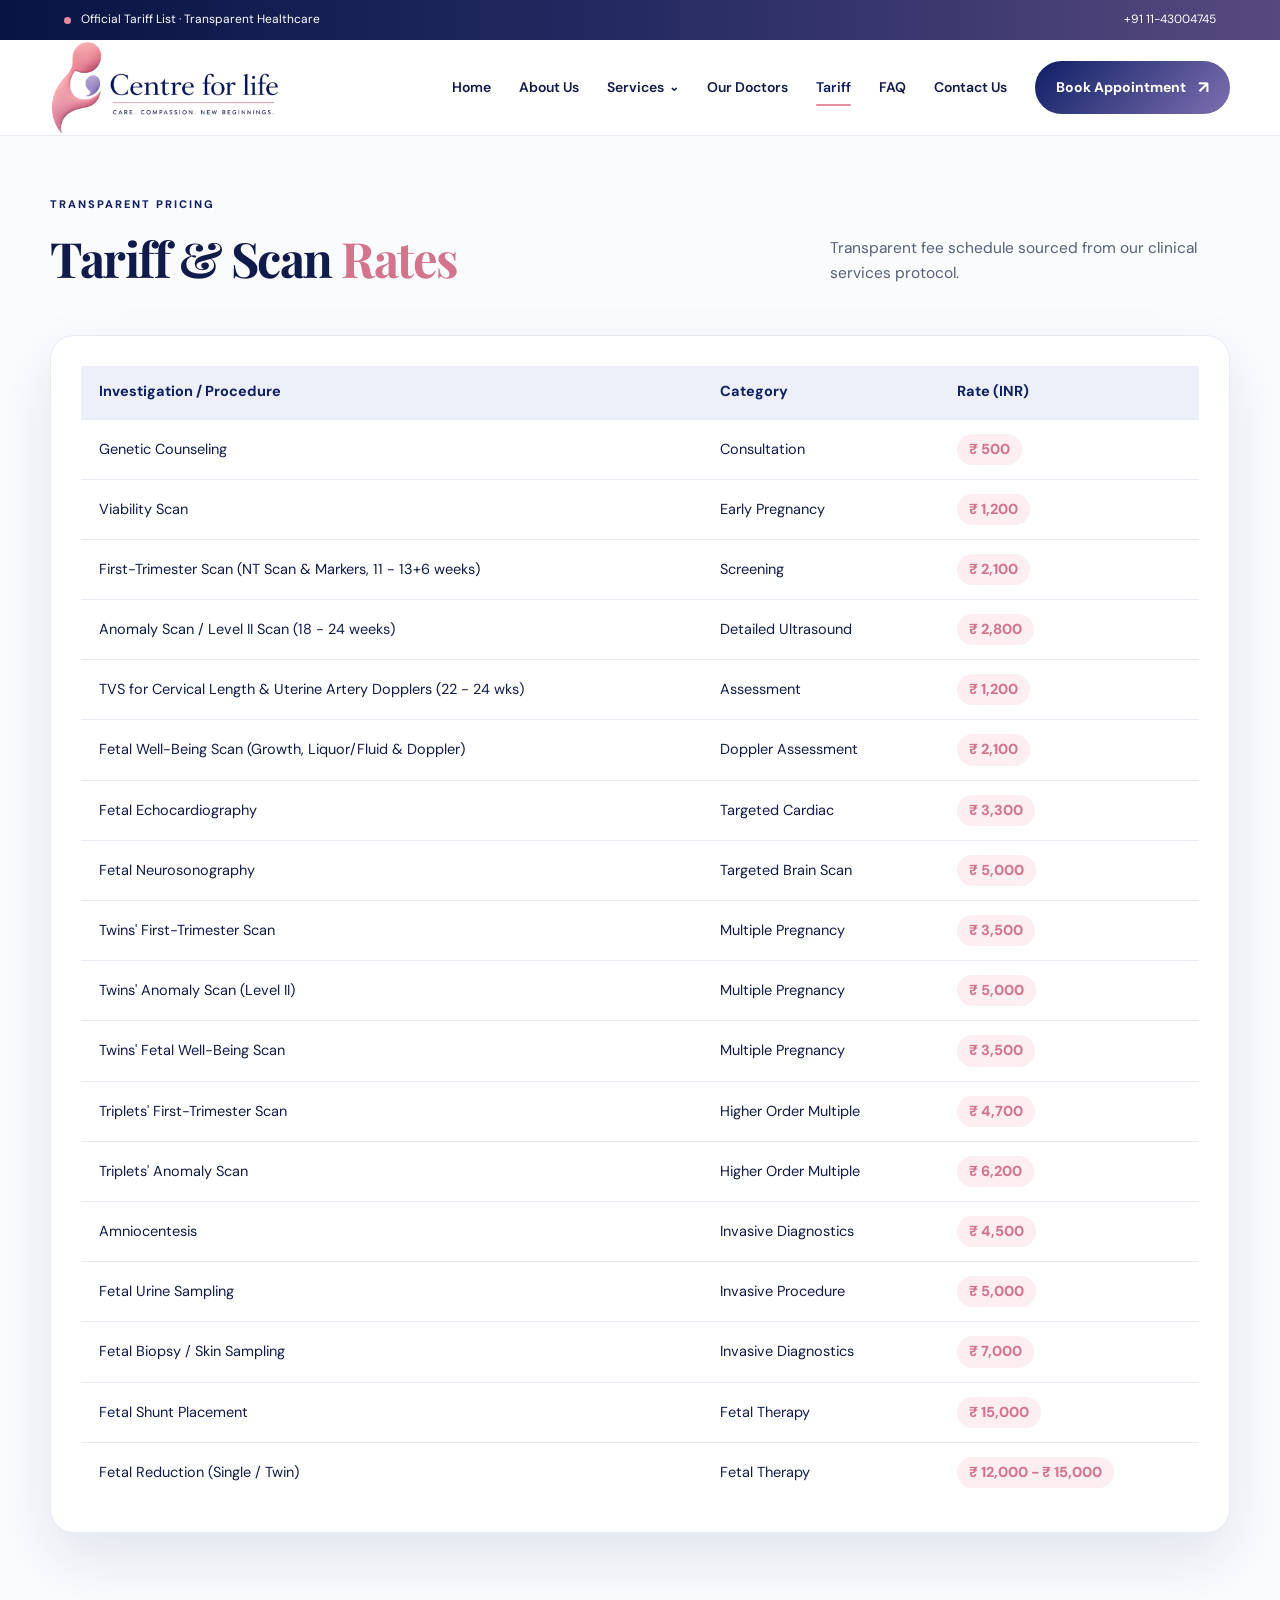
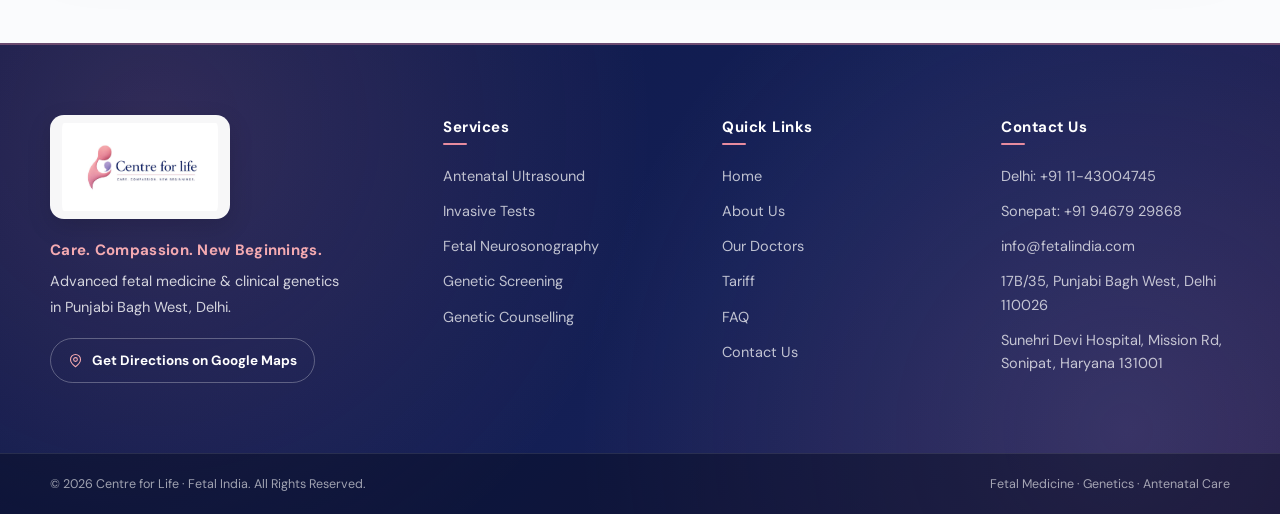
<file: tariff.html>
﻿<!DOCTYPE html>
<html lang="en">
<head>
    <meta charset="UTF-8">
    <meta name="viewport" content="width=device-width, initial-scale=1.0">
    <meta name="description" content="Complete tariff and pricing for ultrasound scans, genetic counseling, and invasive procedures at Centre for Life.">
    <title>Tariff & Scan Rates | Centre for Life</title>
    <link rel="preconnect" href="https://fonts.googleapis.com">
    <link rel="preconnect" href="https://fonts.gstatic.com" crossorigin>
    <link href="https://fonts.googleapis.com/css2?family=DM+Sans:wght@400;500;600;700&family=Playfair+Display:wght@500;600;700&display=swap" rel="stylesheet">
    <link rel="stylesheet" href="c2.css?v=11">
</head>
<body>
    <div class="top-bar">
        <div class="top-left"><span class="top-dot"></span> Official Tariff List · Transparent Healthcare</div>
        <div class="top-right"><a href="tel:+911143004745">+91 11-43004745</a></div>
    </div>

    <header class="navbar">
        <div class="nav-container">
            <a href="index.html" class="brand"><img src="logo-nav.png" alt="Centre for Life"></a>
            <nav class="nav-menu">
                <a href="index.html">Home</a>
                <a href="about.html">About Us</a>
                <div class="nav-dropdown">
                    <a href="services.html">Services <span>⌄</span></a>
                    <div class="dropdown-menu">
                        <a href="services.html#ultrasound">Antenatal Ultrasound (9 Scans)</a>
                        <a href="services.html#invasive">Invasive Tests (7 Procedures)</a>
                        <a href="services.html#neurosonography">Fetal Neurosonography</a>
                        <a href="services.html#genetics">Prenatal Genetic Screening</a>
                        <a href="services.html#high-risk">High-Risk Pregnancy</a>
                        <a href="services.html#counselling">Genetic Counselling</a>
                    </div>
                </div>
                <a href="doctors.html">Our Doctors</a>
                <a href="tariff.html" class="active">Tariff</a>
                <a href="faq.html">FAQ</a>
                <a href="contact.html">Contact Us</a>
            </nav>
            <a href="contact.html#appointment" class="nav-btn">Book Appointment <span>↗</span></a>
            <button class="menu-toggle" id="menuToggle"><span></span><span></span><span></span></button>
        </div>
    </header>

    <div class="mobile-menu" id="mobileMenu">
        <a href="index.html">Home</a>
        <a href="about.html">About Us</a>
        <a href="services.html">Services</a>
        <a href="doctors.html">Our Doctors</a>
        <a href="tariff.html">Tariff</a>
        <a href="faq.html">FAQ</a>
        <a href="contact.html">Contact Us</a>
    </div>

    <main>
        <section class="section" style="padding-top: 60px;">
            <div class="container">
                <div class="section-heading">
                    <div>
                        <div class="section-tag">TRANSPARENT PRICING</div>
                        <h2>Tariff & Scan <span>Rates</span></h2>
                    </div>
                    <p>Transparent fee schedule sourced from our clinical services protocol.</p>
                </div>

                <div class="tariff-table-wrap">
                    <table class="tariff-table">
                        <thead>
                            <tr>
                                <th>Investigation / Procedure</th>
                                <th>Category</th>
                                <th>Rate (INR)</th>
                            </tr>
                        </thead>
                        <tbody>
                            <tr><td>Genetic Counseling</td><td>Consultation</td><td><span class="price-badge">₹ 500</span></td></tr>
                            <tr><td>Viability Scan</td><td>Early Pregnancy</td><td><span class="price-badge">₹ 1,200</span></td></tr>
                            <tr><td>First-Trimester Scan (NT Scan & Markers, 11 - 13+6 weeks)</td><td>Screening</td><td><span class="price-badge">₹ 2,100</span></td></tr>
                            <tr><td>Anomaly Scan / Level II Scan (18 - 24 weeks)</td><td>Detailed Ultrasound</td><td><span class="price-badge">₹ 2,800</span></td></tr>
                            <tr><td>TVS for Cervical Length & Uterine Artery Dopplers (22 - 24 wks)</td><td>Assessment</td><td><span class="price-badge">₹ 1,200</span></td></tr>
                            <tr><td>Fetal Well-Being Scan (Growth, Liquor/Fluid & Doppler)</td><td>Doppler Assessment</td><td><span class="price-badge">₹ 2,100</span></td></tr>
                            <tr><td>Fetal Echocardiography</td><td>Targeted Cardiac</td><td><span class="price-badge">₹ 3,300</span></td></tr>
                            <tr><td>Fetal Neurosonography</td><td>Targeted Brain Scan</td><td><span class="price-badge">₹ 5,000</span></td></tr>
                            <tr><td>Twins' First-Trimester Scan</td><td>Multiple Pregnancy</td><td><span class="price-badge">₹ 3,500</span></td></tr>
                            <tr><td>Twins' Anomaly Scan (Level II)</td><td>Multiple Pregnancy</td><td><span class="price-badge">₹ 5,000</span></td></tr>
                            <tr><td>Twins' Fetal Well-Being Scan</td><td>Multiple Pregnancy</td><td><span class="price-badge">₹ 3,500</span></td></tr>
                            <tr><td>Triplets' First-Trimester Scan</td><td>Higher Order Multiple</td><td><span class="price-badge">₹ 4,700</span></td></tr>
                            <tr><td>Triplets' Anomaly Scan</td><td>Higher Order Multiple</td><td><span class="price-badge">₹ 6,200</span></td></tr>
                            <tr><td>Amniocentesis</td><td>Invasive Diagnostics</td><td><span class="price-badge">₹ 4,500</span></td></tr>
                            <tr><td>Fetal Urine Sampling</td><td>Invasive Procedure</td><td><span class="price-badge">₹ 5,000</span></td></tr>
                            <tr><td>Fetal Biopsy / Skin Sampling</td><td>Invasive Diagnostics</td><td><span class="price-badge">₹ 7,000</span></td></tr>
                            <tr><td>Fetal Shunt Placement</td><td>Fetal Therapy</td><td><span class="price-badge">₹ 15,000</span></td></tr>
                            <tr><td>Fetal Reduction (Single / Twin)</td><td>Fetal Therapy</td><td><span class="price-badge">₹ 12,000 - ₹ 15,000</span></td></tr>
                        </tbody>
                    </table>
                </div>
            </div>
        </section>
    </main>

    <footer>
        <div class="container footer-grid">
            <div class="footer-brand">
                <img src="logo.png" alt="Centre for Life">
                <p class="footer-tagline"><strong>Care. Compassion. New Beginnings.</strong> Advanced fetal medicine & clinical genetics in Punjabi Bagh West, Delhi.</p>
                <a class="footer-map" href="https://www.google.com/maps/search/?api=1&amp;query=17B%2F35%2C%20Punjabi%20Bagh%20West%2C%20Main%20Rohtak%20Road%2C%20near%20Maharaja%20Agrasen%20Hospital%2C%20Delhi%20110026" target="_blank" rel="noopener">
                    <svg viewBox="0 0 24 24" fill="none" stroke="currentColor" stroke-width="1.7" stroke-linecap="round" stroke-linejoin="round" aria-hidden="true"><path d="M20 10.4c0 5.8-8 11.6-8 11.6s-8-5.8-8-11.6a8 8 0 0 1 16 0z"/><circle cx="12" cy="10.4" r="3"/></svg>
                    Get Directions on Google Maps
                </a>
            </div>
            <div class="footer-links">
                <h4>Services</h4>
                <a href="services.html#ultrasound">Antenatal Ultrasound</a>
                <a href="services.html#invasive">Invasive Tests</a>
                <a href="services.html#neurosonography">Fetal Neurosonography</a>
                <a href="services.html#genetics">Genetic Screening</a>
                <a href="services.html#counselling">Genetic Counselling</a>
            </div>
            <div class="footer-links">
                <h4>Quick Links</h4>
                <a href="index.html">Home</a>
                <a href="about.html">About Us</a>
                <a href="doctors.html">Our Doctors</a>
                <a href="tariff.html">Tariff</a>
                <a href="faq.html">FAQ</a>
                <a href="contact.html">Contact Us</a>
            </div>
            <div class="footer-links">
                <h4>Contact Us</h4>
                <a href="tel:+911143004745">Delhi: +91 11-43004745</a>
                <a href="tel:+919467929868">Sonepat: +91 94679 29868</a>
                <a href="mailto:info@fetalindia.com">info@fetalindia.com</a>
                <a href="contact.html">17B/35, Punjabi Bagh West, Delhi 110026</a>
                <a href="https://www.google.com/maps/search/?api=1&amp;query=Sunehri%20Devi%20Hospital%2C%20Mission%20Rd%2C%20Sonipat%2C%20Haryana%20131001" target="_blank" rel="noopener">Sunehri Devi Hospital, Mission Rd, Sonipat, Haryana 131001</a>
            </div>
        </div>
        <div class="footer-bottom">
            <div class="container">
                <span>© 2026 Centre for Life · Fetal India. All Rights Reserved.</span>
                <span>Fetal Medicine · Genetics · Antenatal Care</span>
            </div>
        </div>
    </footer>
    <button class="back-top" id="backTop">↑</button>
    <script src="c2.js?v=9"></script>
</body>
</html>
</file>
<file: c2.css>
/* =========================================================
   CENTRE FOR LIFE — MODERN MEDICAL WEBSITE
   Palette sampled directly from the brand logo:
     Navy text  #0E1F65
     Rose pink  #E88C9F (light #F4AAB1 · deep #D3738C)
     Lavender   #9C8FC7 (deep #7E6FB0)
========================================================= */

/* =========================================================
   ROOT
========================================================= */

:root {
    --navy: #0E1F65;
    --navy-dark: #081443;
    --navy-soft: #2B3E8F;
    --navy-light: #EDF0F9;

    --pink: #E88C9F;
    --pink-soft: #F4AAB1;
    --pink-deep: #D3738C;
    --pink-light: #FCEEF1;

    --purple: #9C8FC7;
    --purple-deep: #7E6FB0;
    --purple-light: #F1EFF8;

    --dark: #101B4C;
    --text: #56607B;
    --muted: #8A93AF;

    --white: #FFFFFF;
    --bg: #FAFBFD;
    --border: #E7EBF4;
    --shadow: 0 25px 60px rgba(14, 31, 101, .10);
    --radius: 24px;
}

/* =========================================================
   RESET
========================================================= */

* {
    margin: 0;
    padding: 0;
    box-sizing: border-box;
}

html {
    scroll-behavior: smooth;
    scroll-padding-top: 104px;
}

[ id ] {
    scroll-margin-top: 104px;
}

body {
    font-family: "DM Sans", sans-serif;
    color: var(--dark);
    background: var(--bg);
    line-height: 1.6;
    overflow-x: hidden;
}

a {
    text-decoration: none;
    color: inherit;
}

button,
input,
select {
    font-family: inherit;
}

button {
    cursor: pointer;
}

img {
    max-width: 100%;
    display: block;
}

::selection {
    background: var(--pink-light);
    color: var(--navy);
}

:focus-visible {
    outline: 2px solid var(--purple);
    outline-offset: 2px;
}

/* =========================================================
   CONTAINER
========================================================= */

.container,
.nav-container {
    width: min(1180px, calc(100% - 40px));
    margin: auto;
}

/* =========================================================
   TOP BAR
========================================================= */

.top-bar {
    min-height: 40px;
    padding: 6px 5%;
    display: flex;
    justify-content: space-between;
    align-items: center;
    gap: 16px;
    background: linear-gradient(90deg, #081443 0%, #232A61 48%, #57497F 100%);
    color: white;
    font-size: 12px;
}

.top-left,
.top-right {
    display: flex;
    align-items: center;
    gap: 10px;
}

.top-dot {
    width: 7px;
    height: 7px;
    border-radius: 50%;
    background: var(--pink);
    flex-shrink: 0;
}

.top-right a {
    color: white;
}

.top-right a:hover {
    color: var(--pink-soft);
}

.top-divider {
    width: 1px;
    height: 14px;
    background: rgba(255, 255, 255, .25);
}

/* =========================================================
   NAVBAR
========================================================= */

.navbar {
    position: sticky;
    top: 0;
    z-index: 1000;
    background: #FFFFFF;
    border-bottom: 1px solid rgba(156, 143, 199, .18);
    transition: box-shadow .3s ease;
}

.navbar.scrolled {
    box-shadow: 0 10px 35px rgba(14, 31, 101, .10);
}

.nav-container {
    min-height: 84px;
    display: flex;
    align-items: center;
    justify-content: space-between;
    gap: 28px;
}

.brand img {
    width: 230px;
    height: auto;
    display: block;
}

.nav-menu {
    display: flex;
    align-items: center;
    gap: 28px;
    margin-left: auto;
}

.nav-menu > a,
.nav-dropdown > a {
    position: relative;
    color: var(--dark);
    font-size: 14px;
    font-weight: 600;
    transition: .25s ease;
}

.nav-menu > a::after,
.nav-dropdown > a::after {
    content: "";
    position: absolute;
    left: 0;
    bottom: -7px;
    width: 0;
    height: 2px;
    border-radius: 2px;
    background: var(--pink);
    transition: width .25s ease;
}

.nav-menu > a:hover,
.nav-dropdown > a:hover,
.nav-menu > a.active,
.nav-dropdown > a.active {
    color: var(--navy);
}

.nav-menu > a:hover::after,
.nav-dropdown > a:hover::after,
.nav-menu > a.active::after,
.nav-dropdown > a.active::after {
    width: 100%;
}

.nav-dropdown {
    position: relative;
}

.nav-dropdown > a {
    display: flex;
    align-items: center;
    gap: 5px;
}

.nav-dropdown > a span {
    font-size: 12px;
}

.dropdown-menu {
    position: absolute;
    top: 38px;
    left: -20px;
    width: 268px;
    padding: 12px;
    background: white;
    border: 1px solid var(--border);
    border-radius: 16px;
    box-shadow: var(--shadow);
    opacity: 0;
    visibility: hidden;
    transform: translateY(8px);
    transition: .25s ease;
}

.nav-dropdown:hover .dropdown-menu,
.nav-dropdown:focus-within .dropdown-menu {
    opacity: 1;
    visibility: visible;
    transform: translateY(0);
}

.dropdown-menu a {
    display: block;
    padding: 11px 12px;
    border-radius: 10px;
    font-size: 14px;
    color: var(--text);
}

.dropdown-menu a:hover {
    background: var(--navy-light);
    color: var(--navy);
}

.nav-btn,
.primary-btn {
    display: inline-flex;
    align-items: center;
    justify-content: center;
    gap: 12px;
    padding: 13px 21px;
    border-radius: 50px;
    background: linear-gradient(135deg, var(--navy), var(--purple-deep));
    color: white;
    font-size: 14px;
    font-weight: 700;
    border: none;
    transition: .3s ease;
}

.nav-btn:hover,
.primary-btn:hover {
    background: linear-gradient(135deg, var(--navy-dark), var(--purple-deep));
    transform: translateY(-2px);
    box-shadow: 0 12px 25px rgba(126, 111, 176, .32);
}

.nav-btn span,
.primary-btn span {
    font-size: 17px;
}

/* =========================================================
   MOBILE MENU
========================================================= */

.menu-toggle {
    display: none;
    border: 0;
    background: none;
    padding: 6px;
    z-index: 1100;
}

.menu-toggle span {
    display: block;
    width: 25px;
    height: 2px;
    background: var(--dark);
    margin: 5px;
    border-radius: 2px;
    transition: transform .3s ease, opacity .3s ease;
}

.menu-toggle.open span:nth-child(1) {
    transform: translateY(7px) rotate(45deg);
}

.menu-toggle.open span:nth-child(2) {
    opacity: 0;
}

.menu-toggle.open span:nth-child(3) {
    transform: translateY(-7px) rotate(-45deg);
}

.mobile-menu {
    display: none;
}

/* =========================================================
   HERO
========================================================= */

.hero {
    position: relative;
    min-height: 680px;
    background:
        radial-gradient(circle at 88% 14%, rgba(232, 140, 159, .16), transparent 32%),
        radial-gradient(circle at 8% 88%, rgba(156, 143, 199, .14), transparent 28%),
        #F9FAFD;
    overflow: hidden;
}

.hero-container {
    width: min(1180px, calc(100% - 40px));
    min-height: 640px;
    margin: auto;
    display: grid;
    grid-template-columns: 1.02fr .98fr;
    align-items: center;
    gap: 44px;
}

.hero-content {
    position: relative;
    z-index: 3;
    padding: 54px 0;
}

.eyebrow,
.section-tag {
    display: flex;
    align-items: center;
    gap: 10px;
    color: var(--navy);
    font-size: 11px;
    font-weight: 800;
    letter-spacing: 2px;
}

.eyebrow-line {
    width: 30px;
    height: 2px;
    background: var(--pink);
}

.hero h1 {
    max-width: 640px;
    margin-top: 22px;
    font-family: "Playfair Display", serif;
    font-size: clamp(44px, 5.4vw, 72px);
    line-height: 1.05;
    letter-spacing: -2px;
    color: var(--dark);
}

.hero h1 span {
    display: block;
    background: linear-gradient(92deg, var(--navy) 15%, var(--purple-deep) 55%, var(--pink-deep) 95%);
    -webkit-background-clip: text;
    background-clip: text;
    -webkit-text-fill-color: transparent;
    color: var(--navy);
}

.hero-text {
    max-width: 550px;
    margin-top: 24px;
    color: var(--text);
    font-size: 17.5px;
    line-height: 1.8;
}

.hero-text strong {
    color: var(--navy);
}

.hero-buttons {
    display: flex;
    align-items: center;
    gap: 14px;
    margin-top: 32px;
}

.secondary-btn {
    padding: 13px 21px;
    border: 1px solid var(--border);
    border-radius: 50px;
    color: var(--dark);
    font-size: 14px;
    font-weight: 700;
    background: white;
    transition: .3s ease;
}

.secondary-btn:hover {
    border-color: var(--purple);
    color: var(--purple-deep);
    transform: translateY(-2px);
}

.hero-trust {
    display: flex;
    align-items: center;
    gap: 13px;
    margin-top: 40px;
}

.trust-avatars {
    display: flex;
    align-items: center;
}

.trust-avatars span {
    display: grid;
    place-items: center;
    width: 38px;
    height: 38px;
    border-radius: 50%;
    background: linear-gradient(135deg, var(--pink-soft), var(--pink-deep));
    color: white;
    font-size: 10px;
    font-weight: 800;
    border: 2px solid white;
}

.trust-avatars span + span {
    margin-left: -10px;
    background: linear-gradient(135deg, var(--purple), var(--purple-deep));
}

.hero-trust strong {
    display: block;
    font-size: 15px;
}

.hero-trust small {
    color: var(--muted);
    font-size: 12px;
}

/* =========================================================
   HERO VISUAL — ULTRASOUND SCAN CARD
========================================================= */

.hero-visual {
    position: relative;
    height: 600px;
    display: grid;
    place-items: center;
}

.hero-mark {
    position: absolute;
    top: -10px;
    right: -6px;
    width: 230px;
    height: auto;
    z-index: 2;
    pointer-events: none;
    filter: drop-shadow(0 26px 48px rgba(211, 115, 140, .26));
}

.scan-card {
    position: relative;
    z-index: 3;
    width: min(420px, 100%);
    padding: 16px 16px 18px;
    border-radius: 32px;
    background: white;
    border: 1px solid rgba(255, 255, 255, .9);
    box-shadow: 0 30px 70px rgba(14, 31, 101, .16);
}

.scan-screen {
    position: relative;
    border-radius: 22px;
    overflow: hidden;
    background: #0B1642;
    line-height: 0;
}

.scan-art {
    width: 100%;
    height: auto;
    display: block;
}

.scan-live {
    position: absolute;
    top: 13px;
    left: 14px;
    display: flex;
    align-items: center;
    gap: 7px;
    color: rgba(255, 255, 255, .75);
    font-size: 9px;
    font-weight: 700;
    letter-spacing: 2.2px;
}

.scan-live i {
    width: 6px;
    height: 6px;
    border-radius: 50%;
    background: var(--pink-soft);
    animation: scanBlink 1.6s ease-in-out infinite;
}

.scan-sweep {
    position: absolute;
    top: 0;
    left: 0;
    width: 78px;
    height: 100%;
    background: linear-gradient(90deg, transparent, rgba(143, 160, 232, .16), transparent);
    transform: translateX(-90px);
    animation: sweep 6s ease-in-out infinite;
    pointer-events: none;
}

@keyframes sweep {
    0% {
        transform: translateX(-90px);
    }
    55% {
        transform: translateX(430px);
    }
    100% {
        transform: translateX(430px);
    }
}

@keyframes scanBlink {
    0%, 100% {
        opacity: 1;
    }
    50% {
        opacity: .25;
    }
}

.scan-readout {
    display: flex;
    justify-content: space-between;
    align-items: center;
    gap: 12px;
    padding: 16px 8px 2px;
}

.scan-readout > div:first-child span {
    display: block;
    color: var(--muted);
    font-size: 11px;
}

.scan-readout > div:first-child strong {
    display: block;
    margin-top: 2px;
    color: var(--navy);
    font-size: 16px;
}

.scan-fhr {
    display: flex;
    align-items: center;
    gap: 7px;
    padding: 9px 13px;
    border-radius: 12px;
    background: var(--pink-light);
    color: var(--pink-deep);
    font-size: 11px;
    font-weight: 700;
    white-space: nowrap;
}

.scan-fhr svg {
    width: 15px;
    height: 15px;
    flex-shrink: 0;
}

.scan-fhr strong {
    font-size: 13px;
}

/* FLOATING CARDS */

.floating-card {
    position: absolute;
    z-index: 5;
    display: flex;
    align-items: center;
    gap: 11px;
    padding: 14px 17px;
    background: white;
    border: 1px solid rgba(14, 31, 101, .06);
    border-radius: 18px;
    box-shadow: 0 18px 45px rgba(16, 27, 76, .12);
}

.floating-card strong {
    display: block;
    font-size: 12px;
    color: var(--dark);
}

.floating-card span {
    display: block;
    margin-top: 2px;
    color: var(--muted);
    font-size: 10px;
}

.experience-card {
    left: 0;
    top: 4%;
}

.specialist-card {
    right: -10px;
    bottom: 17%;
}

.floating-icon,
.check-circle {
    width: 40px;
    height: 40px;
    display: grid;
    place-items: center;
    border-radius: 12px;
    flex-shrink: 0;
}

.floating-icon svg,
.check-circle svg {
    width: 21px;
    height: 21px;
}

.floating-icon {
    background: var(--pink-light);
    color: var(--pink-deep);
}

.check-circle {
    background: var(--purple-light);
    color: var(--purple-deep);
}

/* =========================================================
   STATS
========================================================= */

.stats-section {
    position: relative;
    z-index: 5;
    background: white;
    border-top: 1px solid var(--border);
    border-bottom: 1px solid var(--border);
}

.stats-container {
    width: min(1000px, calc(100% - 40px));
    margin: auto;
    display: grid;
    grid-template-columns: repeat(4, 1fr);
}

.stat-item {
    text-align: center;
    padding: 32px 20px;
    border-right: 1px solid var(--border);
}

.stat-item:last-child {
    border-right: none;
}

.stat-number {
    background: linear-gradient(135deg, var(--navy), var(--purple-deep) 60%, var(--pink-deep));
    -webkit-background-clip: text;
    background-clip: text;
    -webkit-text-fill-color: transparent;
    color: var(--navy);
    font-size: 33px;
    font-weight: 800;
    font-variant-numeric: tabular-nums;
}

.stat-item p {
    margin-top: 3px;
    color: var(--muted);
    font-size: 12.5px;
    font-weight: 600;
    letter-spacing: .5px;
}

/* =========================================================
   SECTION BASE
========================================================= */

.section {
    padding: 110px 0;
}

.section-tag {
    margin-bottom: 17px;
}

.section h2 {
    font-family: "Playfair Display", serif;
    font-size: clamp(34px, 3.8vw, 50px);
    line-height: 1.12;
    letter-spacing: -1.5px;
    color: var(--dark);
}

.section h2 span {
    color: var(--pink-deep);
}

.section-heading {
    display: flex;
    justify-content: space-between;
    align-items: end;
    gap: 50px;
    margin-bottom: 50px;
}

.section-heading > p {
    max-width: 400px;
    color: var(--text);
    font-size: 15.5px;
}

.text-link {
    display: inline-flex;
    align-items: center;
    gap: 9px;
    margin-top: 30px;
    color: var(--navy);
    font-size: 14px;
    font-weight: 800;
    transition: color .25s ease;
}

.text-link span {
    transition: .25s;
}

.text-link:hover {
    color: var(--pink-deep);
}

.text-link:hover span {
    transform: translateX(5px);
}

/* =========================================================
   SERVICES
========================================================= */

.services {
    background: var(--bg);
}

.services-grid {
    display: grid;
    grid-template-columns: repeat(3, 1fr);
    gap: 16px;
}

.service-card {
    min-height: 360px;
    padding: 28px;
    display: flex;
    flex-direction: column;
    justify-content: space-between;
    gap: 24px;
    border-radius: 25px;
    transition: .35s ease;
}

.service-card:hover {
    transform: translateY(-8px);
    box-shadow: 0 25px 45px rgba(16, 27, 76, .10);
}

.pink-card {
    background: var(--pink-light);
}

.navy-card {
    background: var(--navy-light);
}

.purple-card {
    background: var(--purple-light);
}

.soft-card {
    background: white;
    border: 1px solid var(--border);
}

.service-top {
    display: flex;
    justify-content: space-between;
    align-items: flex-start;
}

.service-icon {
    width: 48px;
    height: 48px;
    display: grid;
    place-items: center;
    border-radius: 15px;
    background: white;
    box-shadow: 0 8px 20px rgba(16, 27, 76, .07);
}

.service-icon svg {
    width: 23px;
    height: 23px;
}

.pink-card .service-icon {
    color: var(--pink-deep);
}

.navy-card .service-icon {
    color: var(--navy);
}

.purple-card .service-icon {
    color: var(--purple-deep);
}

.soft-card .service-icon {
    color: var(--pink-deep);
}

.service-arrow {
    color: var(--muted);
    font-size: 19px;
    transition: .3s ease;
}

.service-card:hover .service-arrow {
    color: var(--navy);
    transform: translate(3px, -3px);
}

.service-card h3 {
    max-width: 220px;
    margin-bottom: 13px;
    font-family: "Playfair Display", serif;
    font-size: 24px;
    line-height: 1.2;
    color: var(--dark);
}

.service-card p {
    color: var(--text);
    font-size: 14px;
    line-height: 1.75;
}

.service-card a {
    color: var(--navy);
    font-size: 13px;
    font-weight: 800;
}

.service-card a:hover {
    color: var(--pink-deep);
}

.services-bottom {
    display: flex;
    align-items: center;
    justify-content: center;
    flex-wrap: wrap;
    gap: 15px;
    margin-top: 30px;
    color: var(--muted);
    font-size: 12px;
}

/* =========================================================
   SERVICE DIRECTORY
========================================================= */

.service-directory {
    background:
        radial-gradient(circle at 10% 12%, rgba(232, 140, 159, .14), transparent 36%),
        radial-gradient(circle at 90% 88%, rgba(156, 143, 199, .18), transparent 38%),
        linear-gradient(160deg, #FFF9FB 0%, #F8F5FD 52%, #F2EFFA 100%);
}

.directory-grid {
    display: grid;
    grid-template-columns: repeat(2, minmax(0, 1fr));
    gap: 22px;
    align-items: start;
}

.directory-panel {
    padding: 34px;
    background: rgba(255, 255, 255, .92);
    border: 1px solid var(--border);
    border-radius: 28px;
    box-shadow: var(--shadow);
}

.directory-panel.is-purple {
    background: linear-gradient(165deg, #FFFFFF 0%, #F8F5FD 100%);
}

.directory-head {
    display: flex;
    align-items: center;
    gap: 16px;
    padding-bottom: 20px;
    border-bottom: 1px solid var(--border);
}

.directory-icon {
    width: 54px;
    height: 54px;
    display: grid;
    place-items: center;
    flex-shrink: 0;
    border-radius: 17px;
    background: linear-gradient(145deg, var(--pink-light), #FFFFFF);
    color: var(--pink-deep);
    box-shadow: 0 10px 22px rgba(16, 27, 76, .08);
}

.directory-icon svg {
    width: 26px;
    height: 26px;
}

.directory-panel.is-purple .directory-icon {
    background: linear-gradient(145deg, var(--purple-light), #FFFFFF);
    color: var(--purple-deep);
}

.directory-count {
    display: block;
    margin-bottom: 4px;
    color: var(--pink-deep);
    font-size: 11px;
    font-weight: 800;
    letter-spacing: 1.7px;
}

.directory-panel.is-purple .directory-count {
    color: var(--purple-deep);
}

.directory-head h3 {
    font-family: "Playfair Display", serif;
    font-size: 26px;
    line-height: 1.15;
    color: var(--dark);
}

.directory-list {
    list-style: none;
}

.directory-list li {
    display: flex;
    gap: 14px;
    padding: 14px 0;
    border-bottom: 1px dashed var(--border);
}

.directory-list li:last-child {
    padding-bottom: 0;
    border-bottom: 0;
}

.directory-num {
    width: 32px;
    height: 32px;
    display: grid;
    place-items: center;
    flex-shrink: 0;
    margin-top: 1px;
    border-radius: 50%;
    background: var(--pink-light);
    color: var(--pink-deep);
    font-size: 11px;
    font-weight: 800;
}

.directory-panel.is-purple .directory-num {
    background: var(--purple-light);
    color: var(--purple-deep);
}

.directory-list strong {
    display: block;
    margin-bottom: 3px;
    color: var(--dark);
    font-size: 15px;
    font-weight: 700;
    line-height: 1.35;
}

.directory-list p {
    color: var(--muted);
    font-size: 13.5px;
    line-height: 1.6;
}

.directory-note {
    display: flex;
    align-items: center;
    justify-content: space-between;
    gap: 24px;
    margin-top: 24px;
    padding: 22px 28px;
    border-radius: 22px;
    background: linear-gradient(120deg, var(--navy), var(--purple-deep));
    color: #FFFFFF;
    box-shadow: 0 18px 38px rgba(14, 31, 101, .2);
}

.directory-note strong {
    display: block;
    margin-bottom: 4px;
    font-family: "Playfair Display", serif;
    font-size: 19px;
    letter-spacing: .2px;
}

.directory-note span {
    color: rgba(255, 255, 255, .78);
    font-size: 13.5px;
    line-height: 1.6;
}

.directory-note a {
    flex-shrink: 0;
    padding: 12px 20px;
    border-radius: 40px;
    background: #FFFFFF;
    color: var(--navy);
    font-size: 13px;
    font-weight: 800;
    transition: .3s ease;
}

.directory-note a:hover {
    background: var(--pink-light);
    transform: translateY(-2px);
}

.services-bottom a {
    color: var(--navy);
    font-weight: 800;
}

.services-bottom a:hover {
    color: var(--pink-deep);
}

/* =========================================================
   ABOUT
========================================================= */

.about {
    background: white;
}

.about-grid {
    display: grid;
    grid-template-columns: .9fr 1.1fr;
    align-items: center;
    gap: 90px;
}

.about-visual {
    position: relative;
    width: 100%;
    max-width: 440px;
}

.about-kicker {
    display: flex;
    align-items: center;
    gap: 12px;
    color: var(--navy);
    font-size: 10px;
    font-weight: 800;
    letter-spacing: 2.1px;
    text-transform: uppercase;
}

.about-kicker > span {
    flex-shrink: 0;
    width: 34px;
    height: 2px;
    border-radius: 2px;
    background: linear-gradient(90deg, var(--pink-deep), var(--purple-deep));
}

.about-portrait {
    position: relative;
    margin-top: 22px;
}

.about-portrait::before {
    content: "";
    position: absolute;
    top: -14px;
    right: -14px;
    bottom: 18px;
    left: 18px;
    border: 1px solid rgba(232, 140, 159, .45);
    border-radius: 230px 230px 26px 26px;
    z-index: 0;
}

.about-portrait-media {
    position: relative;
    z-index: 1;
    aspect-ratio: 4 / 5;
    overflow: hidden;
    border-radius: 230px 230px 26px 26px;
    background: linear-gradient(160deg, var(--pink-light), var(--purple-light));
    box-shadow: 0 30px 60px rgba(14, 31, 101, .16);
}

.about-portrait-media::after {
    content: "";
    position: absolute;
    inset: 0;
    background: linear-gradient(to top, rgba(8, 16, 49, .86) 0%, rgba(8, 16, 49, .35) 32%, rgba(8, 16, 49, 0) 58%);
    pointer-events: none;
}

.about-portrait-media img {
    width: 100%;
    height: 100%;
    object-fit: cover;
    object-position: center 16%;
}

.about-portrait-caption {
    position: absolute;
    left: 30px;
    right: 30px;
    bottom: 26px;
    z-index: 2;
    color: #FFFFFF;
}

.about-portrait-caption span {
    display: block;
    color: var(--pink-soft);
    font-size: 9.5px;
    font-weight: 800;
    letter-spacing: 1.7px;
    text-transform: uppercase;
}

.about-portrait-caption strong {
    display: block;
    margin-top: 8px;
    font-family: "Playfair Display", serif;
    font-size: clamp(24px, 2.4vw, 30px);
    font-weight: 600;
    letter-spacing: -.3px;
    text-shadow: 0 2px 18px rgba(0, 0, 0, .25);
}

.about-credential-rail {
    display: grid;
    grid-template-columns: repeat(3, 1fr);
    margin-top: 28px;
    border-top: 1px solid var(--border);
}

.about-credential-rail > div {
    padding: 18px 14px 0 18px;
    border-left: 1px solid var(--border);
}

.about-credential-rail > div:first-child {
    padding-left: 0;
    border-left: 0;
}

.about-credential-rail strong {
    display: block;
    color: var(--navy);
    font-size: 16px;
    font-weight: 800;
    letter-spacing: .3px;
}

.about-credential-rail span {
    display: block;
    margin-top: 4px;
    color: var(--muted);
    font-size: 10.5px;
    font-weight: 600;
    line-height: 1.45;
}

.about-content > p {
    max-width: 620px;
    margin-top: 22px;
    color: var(--text);
    font-size: 17px;
    line-height: 1.85;
}

.about-content > p strong {
    color: var(--navy);
}

.about-points {
    margin-top: 38px;
    display: grid;
    gap: 16px;
}

.about-point {
    display: flex;
    gap: 18px;
    align-items: flex-start;
    padding: 24px 26px;
    background: #FBFCFE;
    border: 1px solid var(--border);
    border-radius: 20px;
    transition: .3s ease;
}

.about-point:hover {
    transform: translateY(-4px);
    border-color: rgba(232, 140, 159, .55);
    box-shadow: 0 20px 44px rgba(16, 27, 76, .09);
}

.about-point > span {
    flex-shrink: 0;
    width: 44px;
    height: 44px;
    display: grid;
    place-items: center;
    border-radius: 14px;
    background: linear-gradient(135deg, var(--pink-soft), var(--pink-deep));
    color: white;
    box-shadow: 0 10px 22px rgba(211, 115, 140, .30);
}

.about-point:nth-child(2) > span {
    background: linear-gradient(135deg, var(--purple), var(--purple-deep));
    box-shadow: 0 10px 22px rgba(126, 111, 176, .28);
}

.about-point > span svg {
    width: 21px;
    height: 21px;
}

.about-point strong {
    display: block;
    font-size: 17px;
    color: var(--dark);
}

.about-point p {
    margin-top: 6px;
    color: var(--text);
    font-size: 14.5px;
    line-height: 1.7;
}

/* =========================================================
   WHY
========================================================= */

.why {
    background: var(--bg);
}

.why-grid {
    display: grid;
    grid-template-columns: 1fr 1fr;
    align-items: center;
    gap: 90px;
}

.why-content > p {
    max-width: 530px;
    margin-top: 20px;
    color: var(--text);
    font-size: 14px;
}

.why-list {
    margin-top: 64px;
    display: grid;
    grid-template-columns: repeat(4, 1fr);
    gap: 18px;
}

.why-item {
    padding: 28px 26px;
    background: white;
    border: 1px solid var(--border);
    border-radius: 22px;
    box-shadow: 0 16px 36px rgba(16, 27, 76, .05);
    transition: .35s ease;
}

.why-item:hover {
    transform: translateY(-6px);
    border-color: rgba(156, 143, 199, .5);
    box-shadow: 0 24px 50px rgba(16, 27, 76, .10);
}

.why-icon {
    width: 50px;
    height: 50px;
    display: grid;
    place-items: center;
    border-radius: 15px;
    margin-bottom: 18px;
    background: var(--pink-light);
    color: var(--pink-deep);
    font-size: 13px;
    font-weight: 800;
}

.why-item:nth-child(2) .why-icon {
    background: var(--navy-light);
    color: var(--navy);
}

.why-item:nth-child(3) .why-icon {
    background: var(--purple-light);
    color: var(--purple-deep);
}

.why-item:nth-child(4) .why-icon {
    background: var(--navy-light);
    color: var(--navy);
}

.why-item h3 {
    margin-bottom: 9px;
    font-size: 17px;
    line-height: 1.35;
}

.why-item p {
    color: var(--text);
    font-size: 14.5px;
    line-height: 1.7;
}

/* WHY VISUAL — services orbiting the centre */

.why-visual {
    position: relative;
    width: 470px;
    height: 470px;
    margin: auto;
    display: grid;
    place-items: center;
}

.orbit {
    position: absolute;
    border-radius: 50%;
}

.orbit-one {
    width: 470px;
    height: 470px;
    background:
        radial-gradient(circle at 26% 22%, rgba(244, 170, 177, .85), rgba(244, 170, 177, 0) 58%),
        radial-gradient(circle at 76% 78%, rgba(185, 174, 220, .9), rgba(185, 174, 220, 0) 60%),
        linear-gradient(160deg, #FDF5F8, #F2EFFB);
    box-shadow: inset 0 0 0 1px rgba(255, 255, 255, .7), 0 30px 60px rgba(16, 27, 76, .09);
}

.why-center {
    position: relative;
    z-index: 2;
    width: 190px;
    height: 190px;
    display: flex;
    flex-direction: column;
    align-items: center;
    justify-content: center;
    gap: 6px;
    border-radius: 50%;
    text-align: center;
    background: linear-gradient(145deg, var(--navy), var(--purple-deep));
    color: white;
    box-shadow: 0 25px 50px rgba(126, 111, 176, .32);
}

.why-center svg {
    width: 22px;
    height: 22px;
    color: var(--pink-soft);
}

.why-center strong {
    font-family: "Playfair Display", serif;
    font-size: 26px;
    line-height: 1.1;
}

.why-center span {
    font-size: 9px;
    letter-spacing: 2px;
    opacity: .85;
}

.orbit-chip {
    position: absolute;
    z-index: 3;
    width: 58px;
    height: 58px;
    display: grid;
    place-items: center;
    border-radius: 50%;
    background: white;
    box-shadow: 0 14px 30px rgba(16, 27, 76, .14);
}

.orbit-chip svg {
    width: 25px;
    height: 25px;
}

.chip-scan {
    top: 34px;
    right: 72px;
    color: var(--navy);
}

.chip-dna {
    bottom: 48px;
    left: 62px;
    color: var(--purple-deep);
}

.chip-heart {
    top: 50%;
    right: -4px;
    transform: translateY(-50%);
    color: var(--pink-deep);
}

/* =========================================================
   DOCTORS
========================================================= */

.doctor-full-card {
    background: white;
    border-radius: 26px;
    padding: 45px;
    margin-bottom: 50px;
    border: 1px solid var(--border);
    box-shadow: var(--shadow);
}

.doctor-grid {
    display: grid;
    grid-template-columns: .8fr 1.2fr;
    align-items: center;
    gap: 70px;
}

.doctor-visual {
    position: relative;
}

.doctor-photo {
    position: relative;
    height: 480px;
    border-radius: 32px;
    background:
        radial-gradient(circle at 24% 18%, rgba(244, 170, 177, .9), rgba(244, 170, 177, 0) 56%),
        radial-gradient(circle at 78% 84%, rgba(185, 174, 220, .9), rgba(185, 174, 220, 0) 58%),
        linear-gradient(155deg, #FDF4F7, #F2EFFA);
    border: 1px solid var(--border);
    overflow: hidden;
    display: flex;
    flex-direction: column;
    align-items: center;
    justify-content: center;
    box-shadow: var(--shadow);
}

.doctor-full-card + .doctor-full-card .doctor-photo {
    background:
        radial-gradient(circle at 24% 18%, rgba(185, 174, 220, .85), rgba(185, 174, 220, 0) 56%),
        radial-gradient(circle at 78% 84%, rgba(244, 170, 177, .85), rgba(244, 170, 177, 0) 58%),
        linear-gradient(155deg, #F5F2FB, #FDF4F7);
}

.doctor-portrait {
    position: absolute;
    inset: 0;
    width: 100%;
    height: 100%;
    object-fit: cover;
    object-position: center 12%;
}

.doctor-photo.has-portrait {
    border: 0;
    justify-content: flex-end;
    padding: 28px 20px;
}

.doctor-photo.has-portrait::after {
    content: "";
    position: absolute;
    inset: 0;
    background: linear-gradient(to top, rgba(8, 16, 49, .82) 0%, rgba(8, 16, 49, .38) 34%, rgba(8, 16, 49, 0) 62%);
    pointer-events: none;
}

.doctor-photo > span {
    margin-top: 22px;
    color: var(--navy);
    font-size: 11.5px;
    font-weight: 800;
    letter-spacing: 2px;
}

.doctor-photo.has-portrait > span {
    position: relative;
    z-index: 2;
    margin-top: 0;
    color: #FFFFFF;
    text-shadow: 0 2px 10px rgba(0, 0, 0, .3);
}

.doctor-chips {
    display: flex;
    flex-wrap: wrap;
    justify-content: center;
    gap: 8px;
    margin-top: 18px;
    padding: 0 26px;
}

.doctor-chips span {
    padding: 7px 14px;
    border-radius: 30px;
    background: rgba(255, 255, 255, .92);
    border: 1px solid var(--border);
    color: var(--navy);
    font-size: 11.5px;
    font-weight: 700;
}

.doctor-photo.has-portrait .doctor-chips {
    position: relative;
    z-index: 2;
}

.doctor-photo.has-portrait .doctor-chips span {
    background: rgba(255, 255, 255, .16);
    border-color: rgba(255, 255, 255, .32);
    color: #FFFFFF;
    backdrop-filter: blur(8px);
}

.doctor-decoration {
    position: absolute;
    right: -26px;
    bottom: 32px;
    width: 86px;
    height: 86px;
    display: grid;
    place-items: center;
    border-radius: 50%;
    background: white;
    border: 6px solid var(--pink-light);
    color: var(--pink-deep);
    box-shadow: 0 18px 40px rgba(16, 27, 76, .16);
}

.doctor-decoration svg {
    width: 34px;
    height: 34px;
}

.doctor-content h2 span {
    color: var(--pink-deep);
}

.doctor-role {
    margin-top: 12px;
    color: var(--navy);
    font-size: 14.5px;
    font-weight: 700;
}

.doctor-content > p {
    max-width: 560px;
    margin-top: 22px;
    color: var(--text);
    font-size: 15.5px;
    line-height: 1.8;
}

.credentials {
    margin: 30px 0;
    display: grid;
    gap: 16px;
}

.credentials > div {
    display: flex;
    gap: 15px;
    align-items: center;
}

.credentials span {
    flex-shrink: 0;
    width: 34px;
    height: 34px;
    display: grid;
    place-items: center;
    border-radius: 50%;
    background: var(--navy-light);
    color: var(--navy);
    font-size: 10px;
    font-weight: 800;
}

.credentials p {
    color: var(--text);
    font-size: 13.5px;
    line-height: 1.65;
}

.credentials p strong {
    color: var(--dark);
}

.doctor-subhead {
    font-size: 14px;
    font-weight: 800;
    color: var(--navy);
    margin: 30px 0 14px;
    padding-left: 12px;
    border-left: 3px solid var(--pink);
    text-transform: uppercase;
    letter-spacing: 1px;
}

.doctor-list {
    list-style: none;
    padding: 0;
    display: grid;
    grid-template-columns: repeat(auto-fit, minmax(250px, 1fr));
    gap: 10px 24px;
}

.doctor-list li {
    font-size: 14.5px;
    color: var(--text);
    position: relative;
    padding-left: 19px;
    line-height: 1.6;
}

.doctor-list li::before {
    content: "✓";
    position: absolute;
    left: 0;
    color: var(--pink-deep);
    font-weight: 800;
    font-size: 12px;
}

.pub-box {
    background: var(--navy-light);
    border-radius: 16px;
    padding: 22px;
    margin-top: 15px;
    max-height: 260px;
    overflow-y: auto;
    border: 1px solid var(--border);
}

.pub-box p {
    font-size: 13.5px;
    color: var(--dark);
    margin-bottom: 10px;
    line-height: 1.6;
}

.pub-box a {
    color: var(--navy);
    font-weight: 700;
    text-decoration: underline;
}

.pub-box a:hover {
    color: var(--pink-deep);
}

.schedule-badge {
    display: inline-block;
    background: var(--pink-light);
    color: var(--pink-deep);
    padding: 8px 16px;
    border-radius: 30px;
    font-size: 13px;
    font-weight: 800;
    margin-bottom: 14px;
}

/* =========================================================
   TARIFF
========================================================= */

.tariff-table-wrap {
    margin-top: 30px;
    background: white;
    border-radius: var(--radius);
    padding: 30px;
    box-shadow: var(--shadow);
    border: 1px solid var(--border);
    overflow-x: auto;
    -webkit-overflow-scrolling: touch;
}

.tariff-table {
    width: 100%;
    min-width: 620px;
    border-collapse: collapse;
    text-align: left;
    font-size: 14.5px;
}

.tariff-table th {
    background: var(--navy-light);
    color: var(--navy);
    padding: 14px 18px;
    font-weight: 700;
    border-bottom: 2px solid var(--border);
    white-space: nowrap;
}

.tariff-table td {
    padding: 14px 18px;
    border-bottom: 1px solid var(--border);
    color: var(--dark);
}

.tariff-table tr:last-child td {
    border-bottom: 0;
}

.tariff-table tr:hover td {
    background: #F7F9FE;
}

.price-badge {
    font-weight: 800;
    color: var(--pink-deep);
    background: var(--pink-light);
    padding: 4px 12px;
    border-radius: 20px;
    display: inline-block;
    white-space: nowrap;
}

/* =========================================================
   CONTACT
========================================================= */

.contact-section {
    padding: 80px 0;
    background: white;
}

.contact-grid {
    display: grid;
    grid-template-columns: 1fr 1fr;
    gap: 70px;
    align-items: center;
}

.contact-grid > div:first-child p {
    max-width: 470px;
    margin-top: 20px;
    color: var(--text);
    font-size: 15.5px;
}

.timings-card {
    background: var(--navy-light);
    padding: 24px;
    border-radius: 18px;
    margin-top: 25px;
    border: 1px solid var(--border);
}

.timings-card h4 {
    display: flex;
    align-items: center;
    gap: 9px;
    color: var(--navy);
    font-size: 15px;
    margin-bottom: 12px;
}

.timings-card h4 svg {
    width: 17px;
    height: 17px;
    color: var(--pink-deep);
    flex-shrink: 0;
}

.timings-card p {
    font-size: 14.5px;
    color: var(--text);
    margin-bottom: 6px;
}

.timings-card p strong {
    color: var(--dark);
}

.contact-details {
    display: grid;
    gap: 12px;
}

.contact-box {
    display: flex;
    gap: 15px;
    align-items: center;
    padding: 20px;
    border: 1px solid var(--border);
    border-radius: 18px;
    background: white;
    transition: .3s ease;
}

.contact-box:hover {
    border-color: rgba(156, 143, 199, .5);
    box-shadow: 0 14px 34px rgba(16, 27, 76, .08);
}

.contact-icon {
    flex-shrink: 0;
    width: 44px;
    height: 44px;
    display: grid;
    place-items: center;
    border-radius: 13px;
    background: var(--navy-light);
    color: var(--navy);
}

.contact-icon svg {
    width: 20px;
    height: 20px;
}

.contact-icon.is-pink {
    background: var(--pink-light);
    color: var(--pink-deep);
}

.contact-icon.is-purple {
    background: var(--purple-light);
    color: var(--purple-deep);
}

.contact-box small {
    display: block;
    color: var(--muted);
    font-size: 10px;
    font-weight: 800;
    letter-spacing: 1.2px;
}

.contact-box p,
.contact-box a {
    display: block;
    margin-top: 3px;
    color: var(--dark);
    font-size: 14px;
    font-weight: 600;
}

.contact-box a:hover {
    color: var(--pink-deep);
}

.map-section {
    padding-bottom: 80px;
    background: white;
}

.map-wrapper {
    border-radius: var(--radius);
    overflow: hidden;
    box-shadow: var(--shadow);
    border: 1px solid var(--border);
    line-height: 0;
}

.map-wrapper iframe {
    display: block;
    width: 100%;
    height: 420px;
    border: 0;
}

/* =========================================================
   FAQ
========================================================= */

.faq {
    background: var(--bg);
}

.faq-grid {
    display: grid;
    grid-template-columns: .75fr 1.25fr;
    gap: 70px;
}

.faq-grid > div:first-child p {
    max-width: 400px;
    margin-top: 18px;
    color: var(--text);
    font-size: 16px;
    line-height: 1.75;
}

.faq-list {
    border-top: 1px solid var(--border);
}

.faq-item {
    border-bottom: 1px solid var(--border);
}

.faq-question {
    width: 100%;
    display: flex;
    align-items: center;
    gap: 18px;
    padding: 22px 0;
    border: 0;
    background: none;
    text-align: left;
    color: var(--dark);
    font-size: 17px;
    font-weight: 700;
    transition: color .25s ease;
}

.faq-question:hover {
    color: var(--navy);
}

.faq-q-text {
    flex: 1;
}

.faq-toggle {
    position: relative;
    flex-shrink: 0;
    width: 28px;
    height: 28px;
    border-radius: 50%;
    background: var(--navy-light);
    transition: background .3s ease, transform .3s ease;
}

.faq-toggle::before,
.faq-toggle::after {
    content: "";
    position: absolute;
    left: 50%;
    top: 50%;
    border-radius: 2px;
    background: var(--navy);
    transition: transform .3s ease, background .3s ease, opacity .3s ease;
}

.faq-toggle::before {
    width: 12px;
    height: 2px;
    transform: translate(-50%, -50%);
}

.faq-toggle::after {
    width: 2px;
    height: 12px;
    transform: translate(-50%, -50%);
}

.faq-question:hover .faq-toggle {
    background: var(--pink-light);
}

.faq-item.active .faq-toggle {
    background: var(--pink-light);
    transform: rotate(180deg);
}

.faq-item.active .faq-toggle::before,
.faq-item.active .faq-toggle::after {
    background: var(--pink-deep);
}

.faq-item.active .faq-toggle::after {
    transform: translate(-50%, -50%) scaleY(0);
}

.faq-answer {
    overflow: hidden;
}

/* Collapsed state applies only when JS is active — without JS every answer stays readable */

.faq-ready .faq-answer {
    max-height: 0;
    transition: max-height .5s cubic-bezier(.4, 0, .2, 1);
}

.faq-answer-inner {
    padding-bottom: 24px;
    color: var(--text);
    font-size: 15.5px;
    line-height: 1.8;
}

.faq-answer-inner strong {
    color: var(--navy);
}

/* =========================================================
   APPOINTMENT
========================================================= */

.appointment {
    padding: 100px 20px;
    background:
        radial-gradient(circle at 8% 14%, rgba(232, 140, 159, .22), transparent 34%),
        radial-gradient(circle at 92% 86%, rgba(156, 143, 199, .24), transparent 36%),
        linear-gradient(160deg, #FDF6F9 0%, #F6F4FC 55%, #F1EEFA 100%);
}

.appointment-container {
    width: min(1100px, 100%);
    margin: auto;
    padding: 60px;
    display: grid;
    grid-template-columns: .8fr 1.2fr;
    gap: 60px;
    align-items: center;
    border-radius: 35px;
    background: white;
    border: 1px solid var(--border);
    box-shadow: var(--shadow);
}

.appointment-tag {
    color: var(--pink-deep);
    font-size: 11.5px;
    font-weight: 800;
    letter-spacing: 2px;
}

.appointment-copy h2 {
    margin-top: 18px;
    color: var(--dark);
    font-family: "Playfair Display", serif;
    font-size: 48px;
    line-height: 1.08;
}

.appointment-copy h2 em {
    color: var(--pink-deep);
    font-style: normal;
}

.appointment-copy p {
    margin-top: 18px;
    color: var(--text);
    font-size: 15.5px;
    line-height: 1.75;
}

.appointment-form {
    padding: 30px;
    border-radius: 25px;
    background: linear-gradient(155deg, #FEF9FB, #F5F3FC);
    border: 1px solid var(--border);
}

.form-row {
    display: grid;
    grid-template-columns: 1fr 1fr;
    gap: 15px;
    margin-bottom: 15px;
}

.form-block {
    margin-bottom: 15px;
}

.input-group label {
    display: block;
    margin-bottom: 7px;
    color: var(--dark);
    font-size: 11px;
    font-weight: 800;
    text-transform: uppercase;
    letter-spacing: .6px;
}

.input-group input,
.input-group select,
.input-group textarea {
    width: 100%;
    padding: 14px 15px;
    border: 1px solid var(--border);
    border-radius: 11px;
    outline: none;
    background: white;
    color: var(--dark);
    font-size: 14px;
    font-family: inherit;
    transition: border-color .25s ease, box-shadow .25s ease;
}

.input-group textarea {
    min-height: 112px;
    resize: vertical;
    line-height: 1.65;
}

.input-group input::placeholder,
.input-group textarea::placeholder {
    color: #A6AEC6;
}

.input-group input:focus,
.input-group select:focus,
.input-group textarea:focus {
    border-color: var(--navy);
    box-shadow: 0 0 0 3px rgba(14, 31, 101, .08);
}

.form-btn {
    width: 100%;
    margin-top: 8px;
    padding: 15px;
    border: 0;
    border-radius: 12px;
    background: linear-gradient(135deg, var(--pink-deep), var(--purple-deep));
    color: white;
    font-size: 14.5px;
    font-weight: 800;
    letter-spacing: .3px;
    cursor: pointer;
    transition: .3s ease;
}

.form-btn:hover {
    background: linear-gradient(135deg, var(--navy), var(--purple-deep));
    transform: translateY(-2px);
    box-shadow: 0 14px 30px rgba(126, 111, 176, .32);
}

.form-btn.sent {
    background: var(--navy);
}

.form-btn:disabled {
    cursor: default;
}

.form-note {
    display: block;
    margin-top: 10px;
    text-align: center;
    color: var(--muted);
    font-size: 11.5px;
}

/* =========================================================
   FOOTER
========================================================= */

footer {
    position: relative;
    color: #FFFFFF;
    background:
        radial-gradient(circle at 12% 18%, rgba(232, 140, 159, .17), transparent 42%),
        radial-gradient(circle at 88% 82%, rgba(156, 143, 199, .20), transparent 46%),
        linear-gradient(135deg, #0B1747 0%, #141F55 55%, #241C4A 100%);
    border-top: 2px solid rgba(232, 140, 159, .4);
}

.footer-grid {
    display: grid;
    grid-template-columns: 1.5fr 1fr 1fr 1fr;
    gap: 50px;
    padding: 70px 0;
}

.footer-brand img {
    width: 180px;
    padding: 8px 12px;
    background: rgba(255, 255, 255, .96);
    border-radius: 14px;
    box-shadow: 0 8px 25px rgba(0, 0, 0, .14);
}

.footer-brand p {
    max-width: 300px;
    margin-top: 18px;
    color: rgba(255, 255, 255, .8);
    font-size: 14.5px;
    line-height: 1.8;
}

.footer-tagline strong {
    display: block;
    margin-bottom: 4px;
    color: var(--pink-soft);
    font-size: 15px;
    letter-spacing: .3px;
}

.footer-map {
    display: inline-flex;
    align-items: center;
    gap: 9px;
    margin-top: 18px;
    padding: 11px 17px;
    border: 1px solid rgba(255, 255, 255, .28);
    border-radius: 50px;
    color: #FFFFFF;
    font-size: 13.5px;
    font-weight: 700;
    transition: .3s ease;
}

.footer-map svg {
    width: 15px;
    height: 15px;
    color: var(--pink-soft);
    flex-shrink: 0;
}

.footer-map:hover {
    border-color: var(--pink);
    background: rgba(232, 140, 159, .14);
    transform: translateY(-2px);
}

.footer-links {
    display: flex;
    flex-direction: column;
    gap: 12px;
}

.footer-links h4 {
    margin-bottom: 8px;
    color: #FFFFFF;
    font-size: 15px;
    font-weight: 700;
    letter-spacing: .5px;
    position: relative;
    padding-bottom: 6px;
}

.footer-links h4::after {
    content: "";
    position: absolute;
    bottom: 0;
    left: 0;
    width: 24px;
    height: 2px;
    background: var(--pink);
    border-radius: 2px;
}

.footer-links a {
    color: rgba(255, 255, 255, .72);
    font-size: 14.5px;
    transition: all .25s ease;
}

.footer-links a:hover {
    color: var(--pink-soft);
    transform: translateX(4px);
}

.footer-bottom {
    border-top: 1px solid rgba(255, 255, 255, .1);
    background: rgba(6, 10, 30, .45);
}

.footer-bottom .container {
    min-height: 60px;
    display: flex;
    align-items: center;
    justify-content: space-between;
    gap: 12px;
    color: rgba(255, 255, 255, .6);
    font-size: 12.5px;
}

/* =========================================================
   BACK TO TOP
========================================================= */

.back-top {
    position: fixed;
    right: 25px;
    bottom: 25px;
    z-index: 999;
    width: 45px;
    height: 45px;
    border: 0;
    border-radius: 50%;
    background: var(--pink-deep);
    color: white;
    font-size: 18px;
    box-shadow: 0 10px 25px rgba(211, 115, 140, .35);
    opacity: 0;
    visibility: hidden;
    transform: translateY(20px);
    transition: .3s;
}

.back-top:hover {
    background: var(--navy);
}

.back-top.show {
    opacity: 1;
    visibility: visible;
    transform: translateY(0);
}

/* =========================================================
   REVEAL ON SCROLL
========================================================= */

.reveal-init {
    opacity: 0;
    transform: translateY(24px);
    transition: opacity .7s ease, transform .7s ease;
}

.reveal-in {
    opacity: 1;
    transform: translateY(0);
}

/* =========================================================
   RESPONSIVE — LARGE TABLET
========================================================= */

@media (max-width: 1150px) {

    .brand img {
        width: 198px;
    }

    .nav-menu {
        gap: 16px;
    }

    .nav-menu > a,
    .nav-dropdown > a {
        font-size: 13px;
    }

    .nav-btn {
        padding: 12px 17px;
    }

    .hero-container {
        gap: 30px;
    }

    .scan-card {
        width: min(400px, 100%);
    }
}

/* =========================================================
   RESPONSIVE — TABLET
========================================================= */

@media (max-width: 1050px) {

    .services-grid {
        grid-template-columns: repeat(2, 1fr);
    }

    .about-grid,
    .why-grid,
    .doctor-grid,
    .contact-grid,
    .faq-grid {
        gap: 60px;
    }

    .hero-visual {
        height: 560px;
    }

    .hero-mark {
        width: 200px;
        top: -10px;
        right: -6px;
    }

    .experience-card {
        left: 0;
        top: 2%;
    }

    .why-list {
        grid-template-columns: repeat(2, 1fr);
    }

    .specialist-card {
        right: 0;
        bottom: 10%;
    }

    .appointment-container {
        gap: 40px;
    }
}

/* =========================================================
   RESPONSIVE — SMALL TABLET / LANDSCAPE PHONE
========================================================= */

@media (max-width: 850px) {

    .top-bar {
        display: none;
    }

    .nav-container {
        min-height: 72px;
    }

    .brand img {
        width: 185px;
    }

    .nav-menu,
    .navbar .nav-btn {
        display: none;
    }

    .menu-toggle {
        display: block;
    }

    .mobile-menu {
        position: fixed;
        z-index: 900;
        top: 72px;
        left: 0;
        width: 100%;
        max-height: calc(100vh - 72px);
        overflow-y: auto;
        padding: 18px 20px 24px;
        background: white;
        border-bottom: 1px solid var(--border);
        border-radius: 0 0 22px 22px;
        display: flex;
        flex-direction: column;
        gap: 4px;
        transform: translateY(-140%);
        visibility: hidden;
        transition: transform .35s ease, visibility .35s ease;
        box-shadow: 0 30px 50px rgba(16, 27, 76, .14);
    }

    .mobile-menu.open {
        transform: translateY(0);
        visibility: visible;
    }

    .mobile-menu a {
        padding: 14px;
        border-radius: 10px;
        font-size: 15px;
        font-weight: 600;
    }

    .mobile-menu a:hover {
        background: var(--navy-light);
        color: var(--navy);
    }

    .mobile-book {
        background: linear-gradient(135deg, var(--navy), var(--purple-deep)) !important;
        color: white !important;
        text-align: center;
        margin-top: 10px;
    }

    .hero-container {
        grid-template-columns: 1fr;
        padding: 54px 0 10px;
        min-height: auto;
    }

    .hero-content {
        text-align: center;
        padding: 0;
    }

    .eyebrow {
        justify-content: center;
    }

    .hero h1 {
        font-size: 48px;
    }

    .hero-text {
        margin-left: auto;
        margin-right: auto;
    }

    .hero-buttons,
    .hero-trust {
        justify-content: center;
    }

    .hero-visual {
        height: 520px;
        margin-top: 10px;
    }

    .about-grid,
    .why-grid,
    .doctor-grid,
    .faq-grid,
    .contact-grid {
        grid-template-columns: 1fr;
    }

    .about-visual {
        margin: 0 auto;
    }

    .about-grid,
    .why-grid,
    .doctor-grid {
        gap: 50px;
    }

    .about-grid,
    .doctor-grid {
        direction: ltr;
    }

    .why-visual {
        order: -1;
    }

    .doctor-visual {
        max-width: 420px;
        margin: auto;
        width: 100%;
    }

    .doctor-photo {
        height: 440px;
    }

    .appointment-container {
        grid-template-columns: 1fr;
        padding: 44px;
    }

    .footer-grid {
        grid-template-columns: 1fr 1fr;
        gap: 40px;
    }

    .section {
        padding: 84px 0;
    }

    .section-heading {
        margin-bottom: 40px;
    }

    .faq-grid {
        gap: 38px;
    }
}

/* =========================================================
   RESPONSIVE — PHONE
========================================================= */

@media (max-width: 700px) {

    .services-grid {
        grid-template-columns: 1fr;
    }

    .service-card {
        min-height: 280px;
    }

    .section-heading {
        display: block;
    }

    .section-heading > p {
        margin-top: 18px;
    }

    .why-list {
        grid-template-columns: 1fr;
        gap: 14px;
        margin-top: 46px;
    }
}

@media (max-width: 600px) {

    .container,
    .nav-container {
        width: min(100% - 28px, 1180px);
    }

    .section {
        padding: 66px 0;
    }

    .hero {
        min-height: auto;
    }

    .hero-container {
        width: calc(100% - 28px);
    }

    .hero h1 {
        font-size: 39px;
        letter-spacing: -1.2px;
    }

    .hero-text {
        font-size: 16px;
    }

    .hero-buttons {
        flex-direction: column;
    }

    .primary-btn,
    .secondary-btn {
        width: 100%;
    }

    .hero-trust {
        flex-direction: column;
        gap: 10px;
        text-align: center;
    }

    .hero-visual {
        height: 480px;
    }

    .hero-mark {
        width: 168px;
        top: -4px;
        right: 0;
    }

    .scan-card {
        width: min(340px, calc(100vw - 56px));
        padding: 12px 12px 14px;
        border-radius: 26px;
    }

    .scan-readout {
        padding: 13px 4px 0;
    }

    .scan-readout > div:first-child strong {
        font-size: 14px;
    }

    .floating-card {
        padding: 10px 12px;
        border-radius: 14px;
        gap: 8px;
    }

    .floating-card strong {
        font-size: 10px;
    }

    .floating-card span {
        font-size: 8px;
    }

    .floating-icon,
    .check-circle {
        width: 32px;
        height: 32px;
        border-radius: 10px;
    }

    .floating-icon svg,
    .check-circle svg {
        width: 17px;
        height: 17px;
    }

    .experience-card {
        left: 0;
        top: 1%;
    }

    .specialist-card {
        right: 0;
        bottom: 2%;
    }

    .stats-container {
        grid-template-columns: 1fr 1fr;
    }

    .stat-item {
        padding: 24px 14px;
        border-bottom: 1px solid var(--border);
    }

    .stat-item:nth-child(2n) {
        border-right: none;
    }

    .stat-item:nth-child(n+3) {
        border-bottom: none;
    }

    .stat-number {
        font-size: 27px;
    }

    .service-card {
        padding: 24px;
    }

    .about-kicker {
        font-size: 9px;
        letter-spacing: 1.6px;
    }

    .about-portrait::before {
        top: -10px;
        right: -8px;
        left: 12px;
        border-radius: 200px 200px 22px 22px;
    }

    .about-portrait-media {
        border-radius: 200px 200px 22px 22px;
    }

    .about-portrait-caption {
        left: 24px;
        right: 24px;
        bottom: 22px;
    }

    .about-credential-rail > div {
        padding: 15px 10px 0 12px;
    }

    .about-credential-rail > div:first-child {
        padding-left: 0;
    }

    .about-credential-rail strong {
        font-size: 14px;
    }

    .about-credential-rail span {
        font-size: 10px;
    }

    .why-visual {
        width: 320px;
        height: 320px;
    }

    .orbit-one {
        width: 320px;
        height: 320px;
    }

    .why-center {
        width: 138px;
        height: 138px;
        gap: 4px;
    }

    .why-center strong {
        font-size: 18px;
    }

    .why-center svg {
        width: 17px;
        height: 17px;
    }

    .orbit-chip {
        width: 48px;
        height: 48px;
    }

    .orbit-chip svg {
        width: 20px;
        height: 20px;
    }

    .chip-scan {
        top: 22px;
        right: 46px;
    }

    .chip-dna {
        bottom: 30px;
        left: 40px;
    }

    .doctor-full-card {
        padding: 24px;
        margin-bottom: 30px;
    }

    .doctor-photo {
        height: 400px;
        border-radius: 26px;
    }

    .doctor-chips {
        margin-top: 14px;
        padding: 0 18px;
    }

    .doctor-chips span {
        padding: 6px 12px;
        font-size: 11px;
    }

    .doctor-decoration {
        width: 70px;
        height: 70px;
        right: -12px;
        bottom: 20px;
    }

    .doctor-decoration svg {
        width: 27px;
        height: 27px;
    }

    .doctor-list {
        grid-template-columns: 1fr;
    }

    .tariff-table-wrap {
        padding: 16px;
        border-radius: 18px;
    }

    .tariff-table {
        min-width: 560px;
        font-size: 13.5px;
    }

    .tariff-table th,
    .tariff-table td {
        padding: 11px 13px;
    }

    .contact-section {
        padding: 60px 0;
    }

    .contact-grid {
        gap: 40px;
    }

    .timings-card {
        padding: 20px;
    }

    .map-section {
        padding-bottom: 60px;
    }

    .map-wrapper iframe {
        height: 290px;
    }

    .faq-question {
        font-size: 16px;
        gap: 13px;
        padding: 19px 0;
    }

    .faq-answer-inner {
        font-size: 14.5px;
    }

    .about-point {
        padding: 20px;
    }

    .appointment {
        padding: 56px 14px;
    }

    .appointment-container {
        padding: 28px 20px;
        border-radius: 25px;
    }

    .appointment-copy h2 {
        font-size: 34px;
    }

    .appointment-form {
        padding: 20px;
    }

    .form-row {
        grid-template-columns: 1fr;
    }

    .footer-grid {
        grid-template-columns: 1fr;
        gap: 34px;
        padding: 50px 0;
    }

    .footer-bottom .container {
        padding: 18px 0;
        flex-direction: column;
        gap: 8px;
        text-align: center;
    }

    .back-top {
        right: 16px;
        bottom: 16px;
        width: 42px;
        height: 42px;
    }
}

/* =========================================================
   RESPONSIVE — SMALL PHONE
========================================================= */

@media (max-width: 420px) {

    .brand img {
        width: 168px;
    }

    .hero h1 {
        font-size: 33px;
    }

    .hero-visual {
        height: 440px;
    }

    .hero-mark {
        width: 148px;
    }

    .scan-card {
        width: min(300px, calc(100vw - 48px));
    }

    .scan-live {
        font-size: 8px;
        top: 10px;
        left: 11px;
    }

    .scan-fhr {
        padding: 7px 10px;
        font-size: 10px;
    }

    .experience-card {
        top: 1%;
        transform: scale(.92);
        transform-origin: left top;
    }

    .specialist-card {
        bottom: 0;
        transform: scale(.92);
        transform-origin: right bottom;
    }

    .stat-number {
        font-size: 22px;
    }

    .section h2 {
        font-size: 30px;
    }

    .about-portrait-caption strong {
        font-size: 24px;
    }

    .about-credential-rail {
        grid-template-columns: 1fr;
        margin-top: 20px;
        border-top: 0;
    }

    .about-credential-rail > div,
    .about-credential-rail > div:first-child {
        display: flex;
        align-items: baseline;
        gap: 12px;
        padding: 11px 0;
        border-left: 0;
        border-top: 1px solid var(--border);
    }

    .about-credential-rail strong {
        min-width: 52px;
    }

    .about-credential-rail span {
        margin-top: 0;
    }

    .why-visual {
        width: 280px;
        height: 280px;
    }

    .orbit-one {
        width: 280px;
        height: 280px;
    }

    .chip-scan {
        top: 16px;
        right: 34px;
    }

    .chip-dna {
        bottom: 22px;
        left: 30px;
    }

    .doctor-full-card {
        padding: 18px;
    }

    .appointment-copy h2 {
        font-size: 30px;
    }
}

/* =========================================================
   RESPONSIVE — SERVICE DIRECTORY
========================================================= */

@media (max-width: 850px) {

    .directory-grid {
        grid-template-columns: 1fr;
    }

    .directory-note {
        flex-direction: column;
        align-items: flex-start;
    }
}

@media (max-width: 600px) {

    .directory-panel {
        padding: 24px 20px;
        border-radius: 22px;
    }

    .directory-head {
        gap: 13px;
        padding-bottom: 17px;
    }

    .directory-icon {
        width: 46px;
        height: 46px;
        border-radius: 14px;
    }

    .directory-icon svg {
        width: 22px;
        height: 22px;
    }

    .directory-head h3 {
        font-size: 21px;
    }

    .directory-list li {
        gap: 12px;
        padding: 12px 0;
    }

    .directory-list strong {
        font-size: 14px;
    }

    .directory-list p {
        font-size: 13px;
    }

    .directory-num {
        width: 29px;
        height: 29px;
        font-size: 10px;
    }

    .directory-note {
        padding: 20px;
        border-radius: 18px;
    }

    .directory-note strong {
        font-size: 17px;
    }

    .directory-note a {
        width: 100%;
        text-align: center;
    }
}

/* =========================================================
   REDUCED MOTION
========================================================= */

@media (prefers-reduced-motion: reduce) {

    html {
        scroll-behavior: auto;
    }

    .scan-sweep,
    .scan-live i {
        animation: none;
    }

    .reveal-init {
        opacity: 1;
        transform: none;
        transition: none;
    }

    .faq-ready .faq-answer {
        transition: none;
    }
}
</file>
